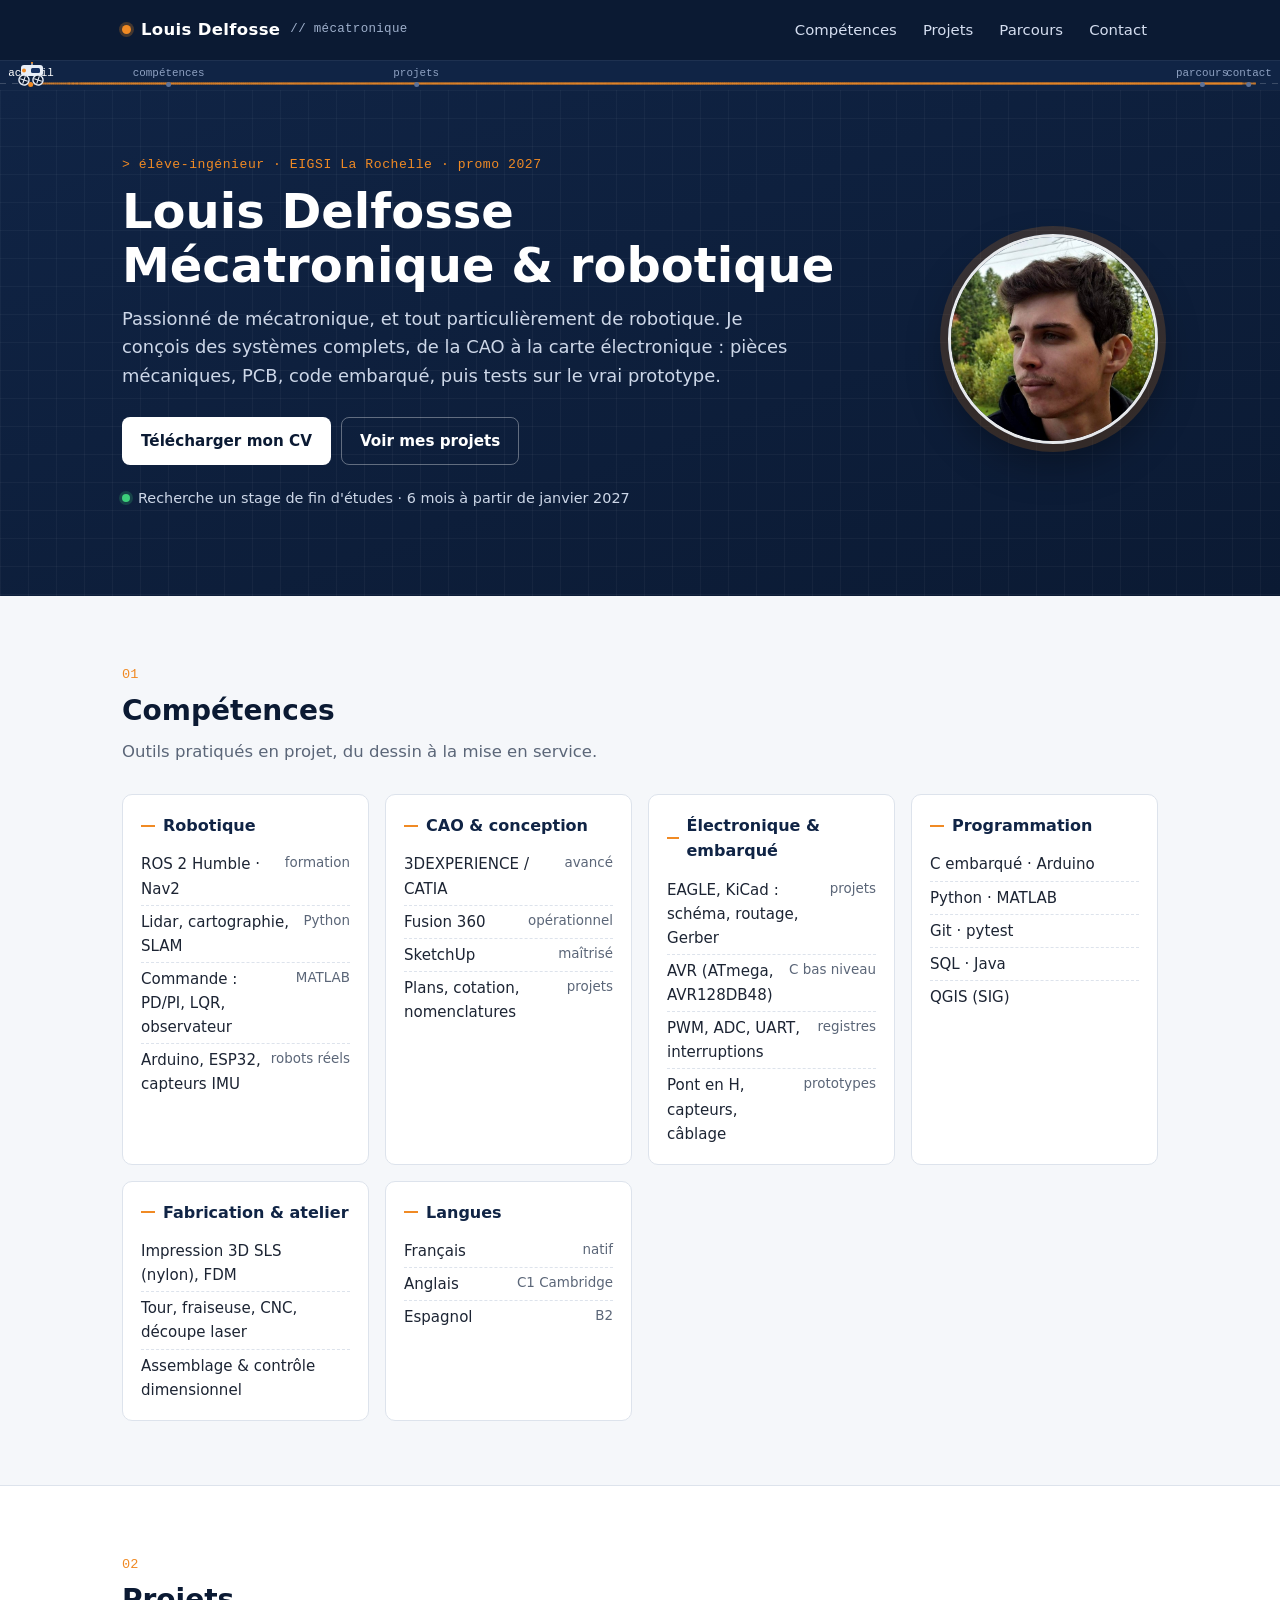
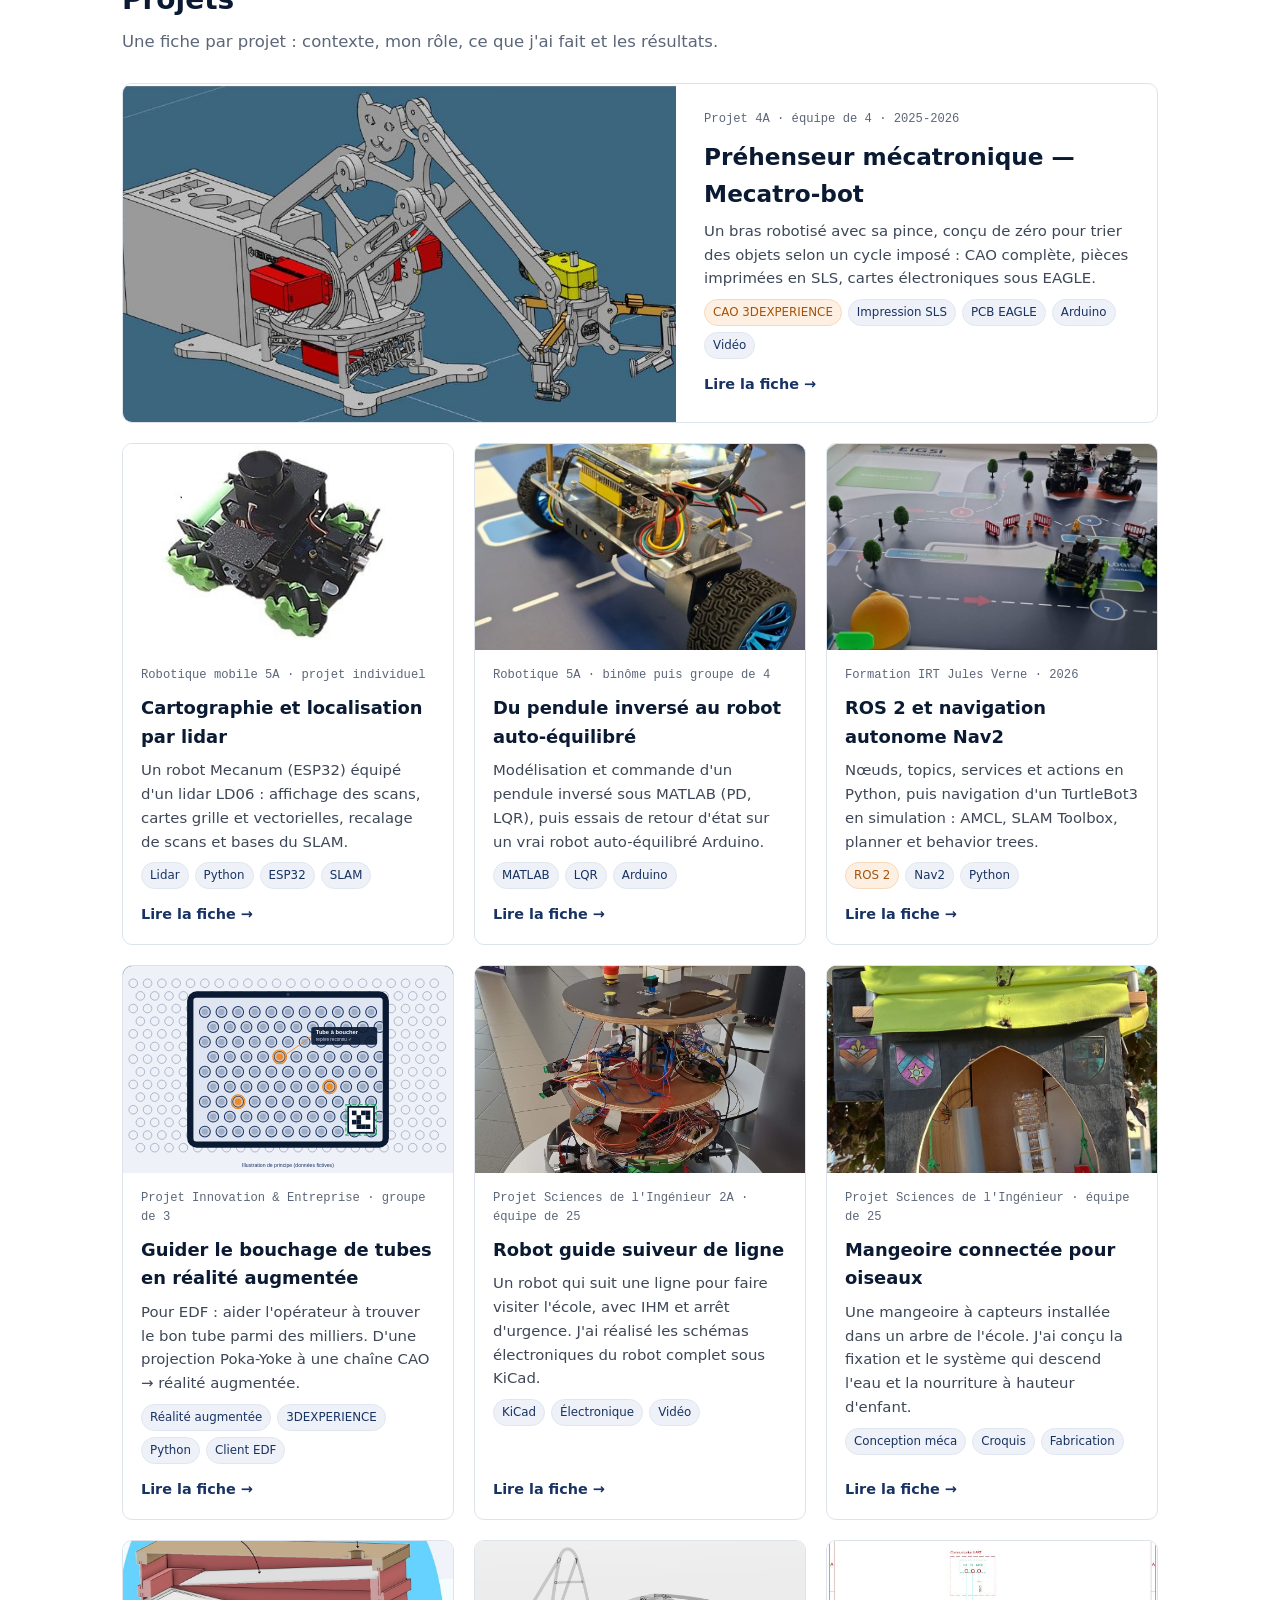
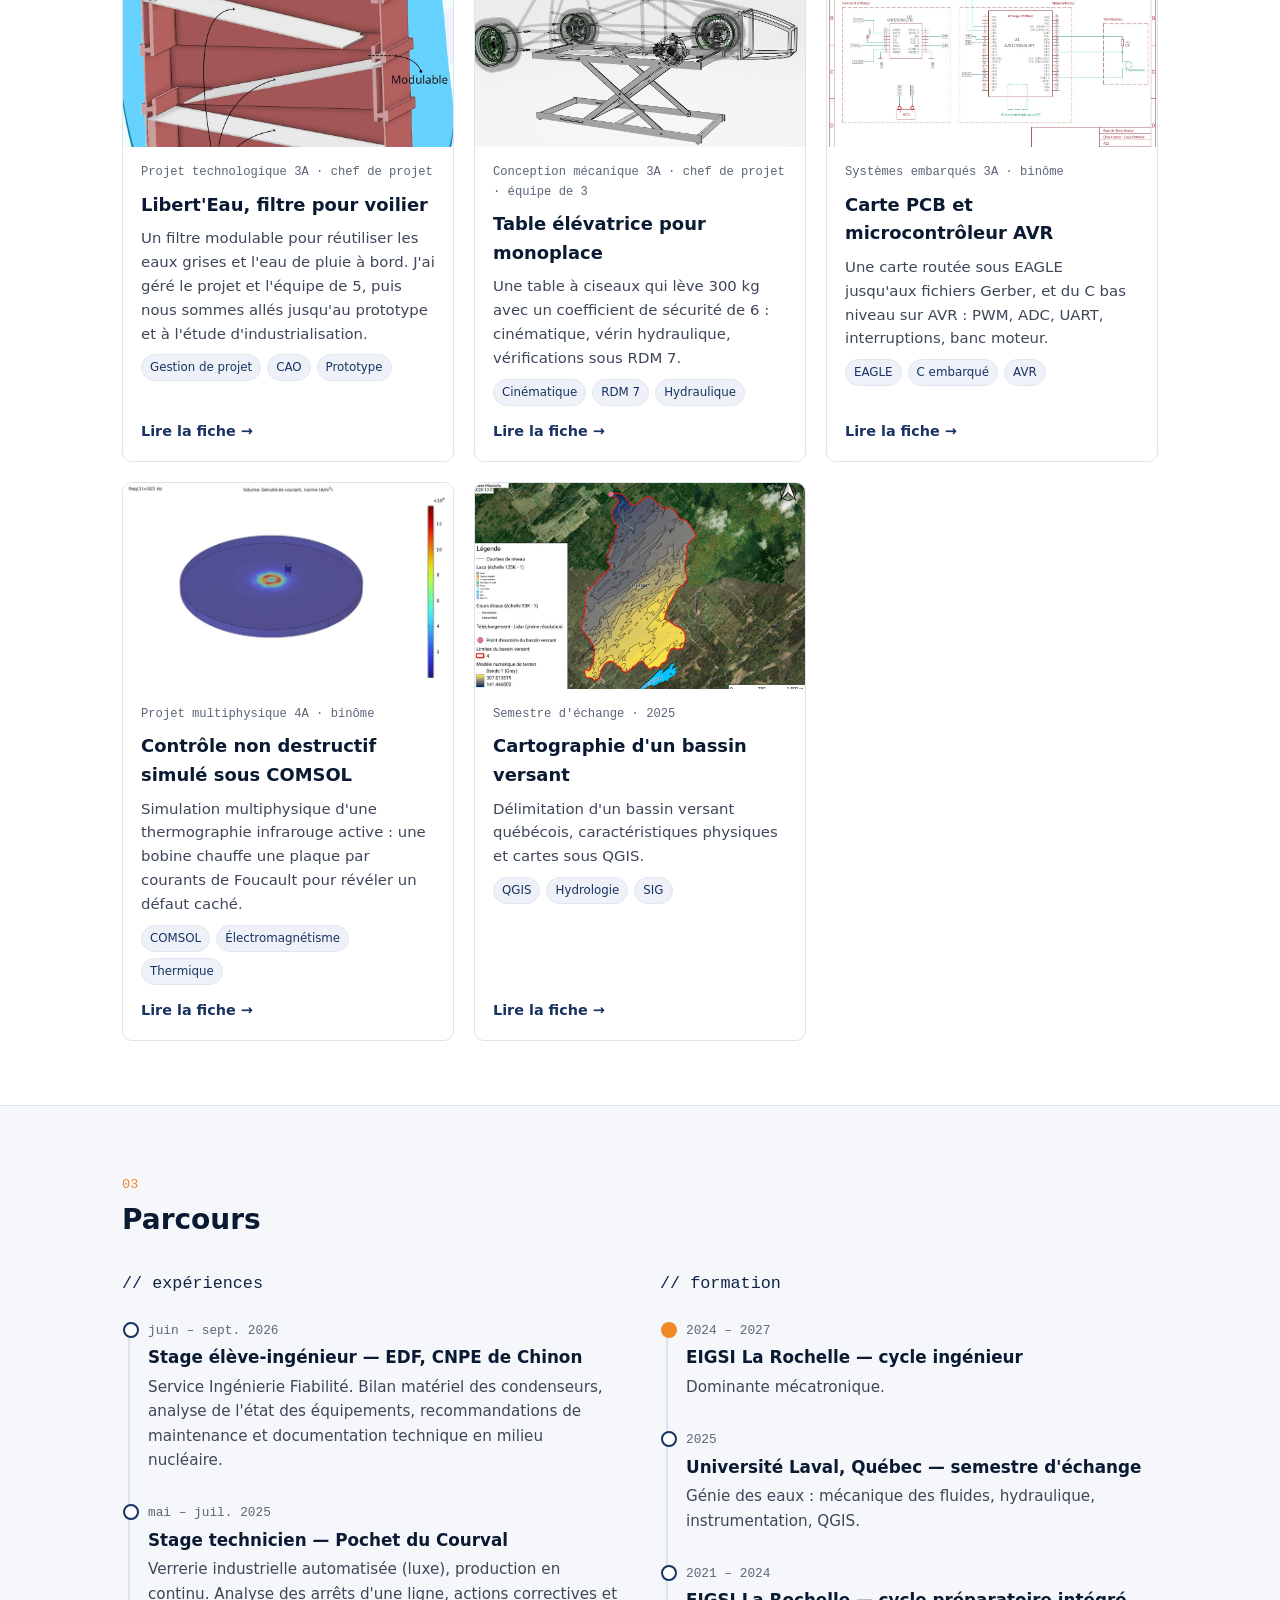
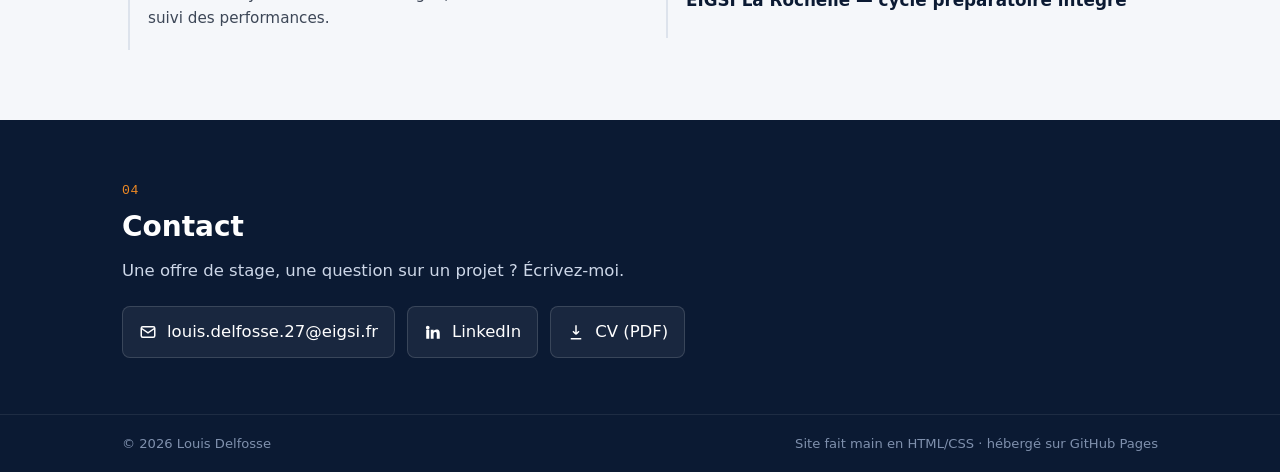
<file: index.html>
<!DOCTYPE html>
<html lang="fr">
<head>
  <meta charset="utf-8">
  <meta name="viewport" content="width=device-width, initial-scale=1">
  <title>Louis Delfosse — Élève-ingénieur mécatronique</title>
  <meta name="description" content="Portfolio de Louis Delfosse, élève-ingénieur mécatronique à l'EIGSI La Rochelle (promo 2027). Conception CAO, électronique embarquée, robotique, ROS 2. Recherche un stage de fin d'études.">
  <meta property="og:title" content="Louis Delfosse — Élève-ingénieur mécatronique">
  <meta property="og:description" content="Projets en conception mécanique, électronique embarquée et robotique.">
  <meta property="og:image" content="assets/img/prehenseur/cao-iso.jpg">
  <link rel="icon" href="data:image/svg+xml,%3Csvg xmlns='http://www.w3.org/2000/svg' viewBox='0 0 32 32'%3E%3Crect width='32' height='32' rx='7' fill='%230b1a33'/%3E%3Ccircle cx='16' cy='16' r='5' fill='%23f08a24'/%3E%3C/svg%3E">
  <link rel="stylesheet" href="assets/css/style.css">
</head>
<body>

<header class="site-header">
  <nav class="nav wrap" aria-label="Navigation principale">
    <a class="brand" href="#accueil"><span class="dot"></span>Louis Delfosse <small>// mécatronique</small></a>
    <button class="menu-btn" aria-expanded="false" aria-controls="menu">Menu</button>
    <ul id="menu">
      <li><a class="link" href="#competences">Compétences</a></li>
      <li><a class="link" href="#projets">Projets</a></li>
      <li><a class="link" href="#parcours">Parcours</a></li>
      <li><a class="link" href="#contact">Contact</a></li>
    </ul>
  </nav>
  <div class="rail" aria-hidden="false"></div>
</header>

<main>
  <!-- ===== Accueil ===== -->
  <section class="hero" id="accueil" data-waypoint="accueil">
    <div class="wrap hero-grid">
      <div>
        <p class="kicker">&gt; élève-ingénieur · EIGSI La Rochelle · promo 2027</p>
        <h1>Louis Delfosse<br>Mécatronique &amp; robotique</h1>
        <p class="lead">Passionné de mécatronique, et tout particulièrement de robotique. Je conçois des systèmes complets, de la CAO à la carte électronique : pièces mécaniques, PCB, code embarqué, puis tests sur le vrai prototype.</p>
        <div class="btns">
          <a class="btn btn-primary" href="assets/CV_Louis_Delfosse.pdf" download>Télécharger mon CV</a>
          <a class="btn btn-ghost" href="#projets">Voir mes projets</a>
        </div>
        <p class="status">Recherche un stage de fin d'études · 6 mois à partir de janvier 2027</p>
      </div>
      <img class="photo" src="assets/img/photo-louis.jpg" alt="Photo de Louis Delfosse" width="210" height="210">
    </div>
  </section>

  <!-- ===== Compétences ===== -->
  <section class="block" id="competences" data-waypoint="compétences">
    <div class="wrap">
      <div class="section-head">
        <span class="num">01</span>
        <h2>Compétences</h2>
        <p>Outils pratiqués en projet, du dessin à la mise en service.</p>
      </div>
      <div class="skills">
        <div class="skill-card">
          <h3>Robotique</h3>
          <ul>
            <li>ROS 2 Humble · Nav2 <span>formation</span></li>
            <li>Lidar, cartographie, SLAM <span>Python</span></li>
            <li>Commande : PD/PI, LQR, observateur <span>MATLAB</span></li>
            <li>Arduino, ESP32, capteurs IMU <span>robots réels</span></li>
          </ul>
        </div>
        <div class="skill-card">
          <h3>CAO &amp; conception</h3>
          <ul>
            <li>3DEXPERIENCE / CATIA <span>avancé</span></li>
            <li>Fusion 360 <span>opérationnel</span></li>
            <li>SketchUp <span>maîtrisé</span></li>
            <li>Plans, cotation, nomenclatures <span>projets</span></li>
          </ul>
        </div>
        <div class="skill-card">
          <h3>Électronique &amp; embarqué</h3>
          <ul>
            <li>EAGLE, KiCad : schéma, routage, Gerber <span>projets</span></li>
            <li>AVR (ATmega, AVR128DB48) <span>C bas niveau</span></li>
            <li>PWM, ADC, UART, interruptions <span>registres</span></li>
            <li>Pont en H, capteurs, câblage <span>prototypes</span></li>
          </ul>
        </div>
        <div class="skill-card">
          <h3>Programmation</h3>
          <ul>
            <li>C embarqué · Arduino <span></span></li>
            <li>Python · MATLAB <span></span></li>
            <li>Git · pytest <span></span></li>
            <li>SQL · Java <span></span></li>
            <li>QGIS (SIG) <span></span></li>
          </ul>
        </div>
        <div class="skill-card">
          <h3>Fabrication &amp; atelier</h3>
          <ul>
            <li>Impression 3D SLS (nylon), FDM <span></span></li>
            <li>Tour, fraiseuse, CNC, découpe laser <span></span></li>
            <li>Assemblage &amp; contrôle dimensionnel <span></span></li>
          </ul>
        </div>
        <div class="skill-card">
          <h3>Langues</h3>
          <ul>
            <li>Français <span>natif</span></li>
            <li>Anglais <span>C1 Cambridge</span></li>
            <li>Espagnol <span>B2</span></li>
          </ul>
        </div>
      </div>
    </div>
  </section>

  <!-- ===== Projets ===== -->
  <section class="block alt" id="projets" data-waypoint="projets">
    <div class="wrap">
      <div class="section-head">
        <span class="num">02</span>
        <h2>Projets</h2>
        <p>Une fiche par projet : contexte, mon rôle, ce que j'ai fait et les résultats.</p>
      </div>

      <div class="projects">
        <a class="project-card featured" href="projets/prehenseur.html">
          <div class="thumb"><img src="assets/img/prehenseur/cao-iso.jpg" alt="Assemblage CAO du bras Mecatro-bot et de son préhenseur" loading="lazy"></div>
          <div class="body">
            <span class="meta">Projet 4A · équipe de 4 · 2025-2026</span>
            <h3>Préhenseur mécatronique — Mecatro-bot</h3>
            <p>Un bras robotisé avec sa pince, conçu de zéro pour trier des objets selon un cycle imposé : CAO complète, pièces imprimées en SLS, cartes électroniques sous EAGLE.</p>
            <div class="tags"><span class="tag hot">CAO 3DEXPERIENCE</span><span class="tag">Impression SLS</span><span class="tag">PCB EAGLE</span><span class="tag">Arduino</span><span class="tag">Vidéo</span></div>
            <span class="more">Lire la fiche →</span>
          </div>
        </a>

        <a class="project-card" href="projets/lidar.html">
          <div class="thumb"><img src="assets/img/lidar/robot-mecanum.jpg" alt="Robot Mecanum équipé d'un lidar LD06" loading="lazy"></div>
          <div class="body">
            <span class="meta">Robotique mobile 5A · projet individuel</span>
            <h3>Cartographie et localisation par lidar</h3>
            <p>Un robot Mecanum (ESP32) équipé d'un lidar LD06 : affichage des scans, cartes grille et vectorielles, recalage de scans et bases du SLAM.</p>
            <div class="tags"><span class="tag">Lidar</span><span class="tag">Python</span><span class="tag">ESP32</span><span class="tag">SLAM</span></div>
            <span class="more">Lire la fiche →</span>
          </div>
        </a>

        <a class="project-card" href="projets/pendule.html">
          <div class="thumb"><img src="assets/img/pendule/robot-keyestudio.jpg" alt="Robot auto-équilibré à deux roues" loading="lazy"></div>
          <div class="body">
            <span class="meta">Robotique 5A · binôme puis groupe de 4</span>
            <h3>Du pendule inversé au robot auto-équilibré</h3>
            <p>Modélisation et commande d'un pendule inversé sous MATLAB (PD, LQR), puis essais de retour d'état sur un vrai robot auto-équilibré Arduino.</p>
            <div class="tags"><span class="tag">MATLAB</span><span class="tag">LQR</span><span class="tag">Arduino</span></div>
            <span class="more">Lire la fiche →</span>
          </div>
        </a>

        <a class="project-card" href="projets/ros2.html">
          <div class="thumb"><img src="assets/img/ros2/plateau-robotique-eigsi.jpg" alt="Plateau de robotique de l'EIGSI avec TurtleBot3 et robots Mecanum" loading="lazy"></div>
          <div class="body">
            <span class="meta">Formation IRT Jules Verne · 2026</span>
            <h3>ROS 2 et navigation autonome Nav2</h3>
            <p>Nœuds, topics, services et actions en Python, puis navigation d'un TurtleBot3 en simulation : AMCL, SLAM Toolbox, planner et behavior trees.</p>
            <div class="tags"><span class="tag hot">ROS 2</span><span class="tag">Nav2</span><span class="tag">Python</span></div>
            <span class="more">Lire la fiche →</span>
          </div>
        </a>
        <a class="project-card" href="projets/pie-edf.html">
          <div class="thumb"><img src="assets/img/pie/illustration-ra.svg" alt="Illustration : guidage en réalité augmentée" loading="lazy"></div>
          <div class="body">
            <span class="meta">Projet Innovation &amp; Entreprise · groupe de 3</span>
            <h3>Guider le bouchage de tubes en réalité augmentée</h3>
            <p>Pour EDF : aider l'opérateur à trouver le bon tube parmi des milliers. D'une projection Poka-Yoke à une chaîne CAO → réalité augmentée.</p>
            <div class="tags"><span class="tag">Réalité augmentée</span><span class="tag">3DEXPERIENCE</span><span class="tag">Python</span><span class="tag">Client EDF</span></div>
            <span class="more">Lire la fiche →</span>
          </div>
        </a>
        <a class="project-card" href="projets/robot-suiveur.html">
          <div class="thumb"><img src="assets/img/suiveur/robot-suiveur.jpg" alt="Robot guide suiveur de ligne" loading="lazy" style="object-position:center 40%"></div>
          <div class="body">
            <span class="meta">Projet Sciences de l'Ingénieur 2A · équipe de 25</span>
            <h3>Robot guide suiveur de ligne</h3>
            <p>Un robot qui suit une ligne pour faire visiter l'école, avec IHM et arrêt d'urgence. J'ai réalisé les schémas électroniques du robot complet sous KiCad.</p>
            <div class="tags"><span class="tag">KiCad</span><span class="tag">Électronique</span><span class="tag">Vidéo</span></div>
            <span class="more">Lire la fiche →</span>
          </div>
        </a>
        <a class="project-card" href="projets/mangeoire.html">
          <div class="thumb"><img src="assets/img/mangeoire/mangeoire-arbre.jpg" alt="Mangeoire connectée installée dans un arbre" loading="lazy" style="object-position:center 55%"></div>
          <div class="body">
            <span class="meta">Projet Sciences de l'Ingénieur · équipe de 25</span>
            <h3>Mangeoire connectée pour oiseaux</h3>
            <p>Une mangeoire à capteurs installée dans un arbre de l'école. J'ai conçu la fixation et le système qui descend l'eau et la nourriture à hauteur d'enfant.</p>
            <div class="tags"><span class="tag">Conception méca</span><span class="tag">Croquis</span><span class="tag">Fabrication</span></div>
            <span class="more">Lire la fiche →</span>
          </div>
        </a>

        <a class="project-card" href="projets/liberteau.html">
          <div class="thumb"><img src="assets/img/liberteau/cao-coupe-poster.jpg" alt="Vue en coupe du filtre Libert'Eau" loading="lazy"></div>
          <div class="body">
            <span class="meta">Projet technologique 3A · chef de projet</span>
            <h3>Libert'Eau, filtre pour voilier</h3>
            <p>Un filtre modulable pour réutiliser les eaux grises et l'eau de pluie à bord. J'ai géré le projet et l'équipe de 5, puis nous sommes allés jusqu'au prototype et à l'étude d'industrialisation.</p>
            <div class="tags"><span class="tag">Gestion de projet</span><span class="tag">CAO</span><span class="tag">Prototype</span></div>
            <span class="more">Lire la fiche →</span>
          </div>
        </a>

        <a class="project-card" href="projets/table-elevatrice.html">
          <div class="thumb"><img src="assets/img/table/cao-table-monoplace.jpg" alt="Table élévatrice et monoplace en CAO" loading="lazy"></div>
          <div class="body">
            <span class="meta">Conception mécanique 3A · chef de projet · équipe de 3</span>
            <h3>Table élévatrice pour monoplace</h3>
            <p>Une table à ciseaux qui lève 300 kg avec un coefficient de sécurité de 6 : cinématique, vérin hydraulique, vérifications sous RDM 7.</p>
            <div class="tags"><span class="tag">Cinématique</span><span class="tag">RDM 7</span><span class="tag">Hydraulique</span></div>
            <span class="more">Lire la fiche →</span>
          </div>
        </a>

        <a class="project-card" href="projets/pcb-avr.html">
          <div class="thumb"><img src="assets/img/pcb/schema-carte.jpg" alt="Schéma électronique du banc de test moteur" loading="lazy"></div>
          <div class="body">
            <span class="meta">Systèmes embarqués 3A · binôme</span>
            <h3>Carte PCB et microcontrôleur AVR</h3>
            <p>Une carte routée sous EAGLE jusqu'aux fichiers Gerber, et du C bas niveau sur AVR : PWM, ADC, UART, interruptions, banc moteur.</p>
            <div class="tags"><span class="tag">EAGLE</span><span class="tag">C embarqué</span><span class="tag">AVR</span></div>
            <span class="more">Lire la fiche →</span>
          </div>
        </a>

        <a class="project-card" href="projets/comsol.html">
          <div class="thumb"><img src="assets/img/comsol/courant-plaque.jpg" alt="Simulation des courants de Foucault dans la plaque" loading="lazy"></div>
          <div class="body">
            <span class="meta">Projet multiphysique 4A · binôme</span>
            <h3>Contrôle non destructif simulé sous COMSOL</h3>
            <p>Simulation multiphysique d'une thermographie infrarouge active : une bobine chauffe une plaque par courants de Foucault pour révéler un défaut caché.</p>
            <div class="tags"><span class="tag">COMSOL</span><span class="tag">Électromagnétisme</span><span class="tag">Thermique</span></div>
            <span class="more">Lire la fiche →</span>
          </div>
        </a>


        <a class="project-card" href="projets/qgis.html">
          <div class="thumb"><img src="assets/img/qgis/carte-mnt.jpg" alt="Carte du bassin versant sous QGIS" loading="lazy"></div>
          <div class="body">
            <span class="meta">Semestre d'échange · 2025</span>
            <h3>Cartographie d'un bassin versant</h3>
            <p>Délimitation d'un bassin versant québécois, caractéristiques physiques et cartes sous QGIS.</p>
            <div class="tags"><span class="tag">QGIS</span><span class="tag">Hydrologie</span><span class="tag">SIG</span></div>
            <span class="more">Lire la fiche →</span>
          </div>
        </a>
      </div>
    </div>
  </section>

  <!-- ===== Parcours ===== -->
  <section class="block" id="parcours" data-waypoint="parcours">
    <div class="wrap">
      <div class="section-head">
        <span class="num">03</span>
        <h2>Parcours</h2>
      </div>
      <div class="two-col">
        <div>
          <h3 class="col-title">// expériences</h3>
          <ul class="timeline">
            <li>
              <span class="when">juin – sept. 2026</span>
              <h3>Stage élève-ingénieur — EDF, CNPE de Chinon</h3>
              <p>Service Ingénierie Fiabilité. Bilan matériel des condenseurs, analyse de l'état des équipements, recommandations de maintenance et documentation technique en milieu nucléaire.</p>
            </li>
            <li>
              <span class="when">mai – juil. 2025</span>
              <h3>Stage technicien — Pochet du Courval</h3>
              <p>Verrerie industrielle automatisée (luxe), production en continu. Analyse des arrêts d'une ligne, actions correctives et suivi des performances.</p>
            </li>
          </ul>
        </div>
        <div>
          <h3 class="col-title">// formation</h3>
          <ul class="timeline">
            <li class="current">
              <span class="when">2024 – 2027</span>
              <h3>EIGSI La Rochelle — cycle ingénieur</h3>
              <p>Dominante mécatronique.</p>
            </li>
            <li>
              <span class="when">2025</span>
              <h3>Université Laval, Québec — semestre d'échange</h3>
              <p>Génie des eaux : mécanique des fluides, hydraulique, instrumentation, QGIS.</p>
            </li>
            <li>
              <span class="when">2021 – 2024</span>
              <h3>EIGSI La Rochelle — cycle préparatoire intégré</h3>
            </li>
          </ul>
        </div>
      </div>
    </div>
  </section>

  <!-- ===== Contact ===== -->
  <section class="contact" id="contact" data-waypoint="contact">
    <div class="wrap">
      <span class="kicker">04</span>
      <h2>Contact</h2>
      <p>Une offre de stage, une question sur un projet ? Écrivez-moi.</p>
      <div class="contact-list">
        <a href="mailto:louis.delfosse.27@eigsi.fr">
          <svg viewBox="0 0 24 24" fill="none" stroke="currentColor" stroke-width="2"><rect x="3" y="5" width="18" height="14" rx="2"/><path d="m3 7 9 6 9-6"/></svg>
          louis.delfosse.27@eigsi.fr
        </a>
        <a href="https://www.linkedin.com/in/louis-delfosse/" target="_blank" rel="noopener">
          <svg viewBox="0 0 24 24" fill="currentColor"><path d="M4.98 3.5a2.5 2.5 0 1 1 0 5 2.5 2.5 0 0 1 0-5ZM3 9h4v12H3zM9 9h3.8v1.7h.05c.53-1 1.83-2.05 3.77-2.05C20.6 8.65 21 11.2 21 14.5V21h-4v-5.8c0-1.4-.03-3.2-1.95-3.2-1.95 0-2.25 1.52-2.25 3.1V21H9z"/></svg>
          LinkedIn
        </a>
        <a href="assets/CV_Louis_Delfosse.pdf" download>
          <svg viewBox="0 0 24 24" fill="none" stroke="currentColor" stroke-width="2"><path d="M12 3v12m0 0-4-4m4 4 4-4M5 21h14"/></svg>
          CV (PDF)
        </a>
      </div>
    </div>
  </section>
</main>

<footer class="site-footer">
  <div class="wrap">
    <span>© 2026 Louis Delfosse</span>
    <span>Site fait main en HTML/CSS · hébergé sur GitHub Pages</span>
  </div>
</footer>

<script src="assets/js/main.js"></script>
</body>
</html>
</file>
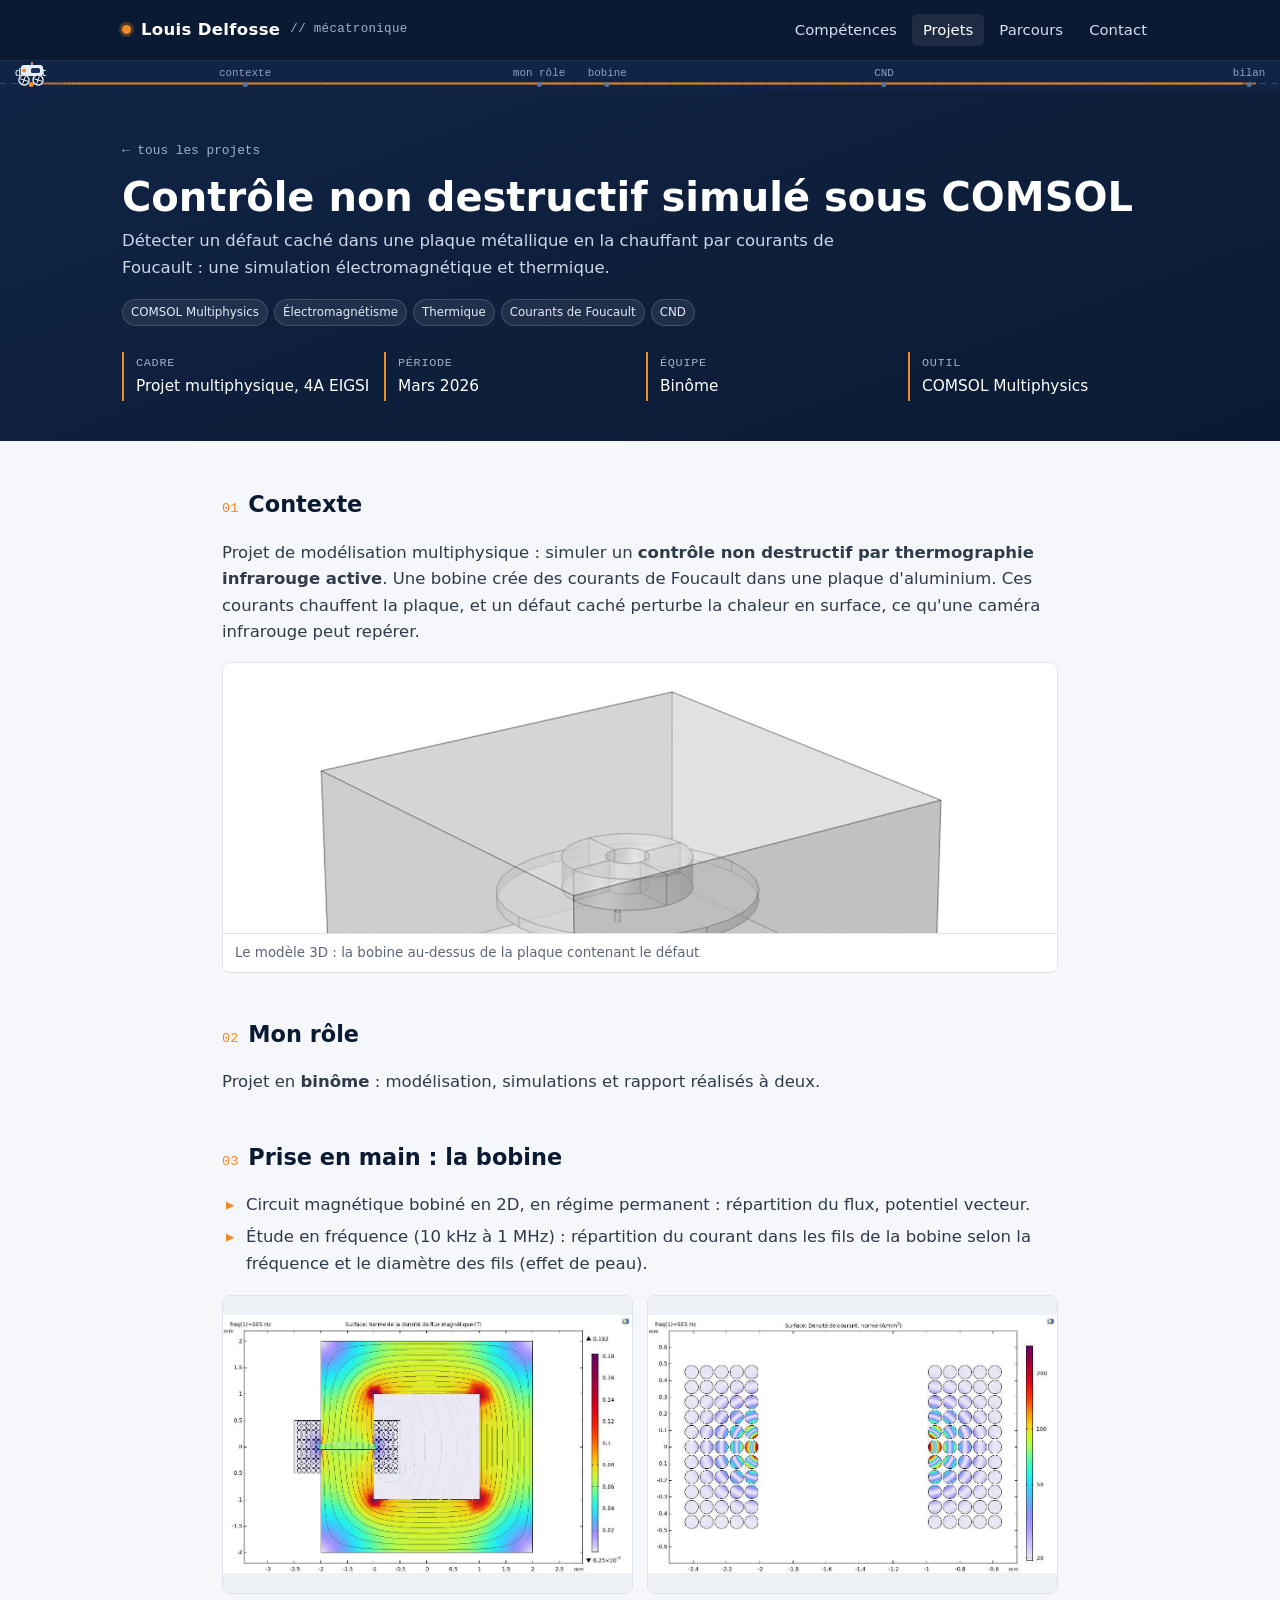
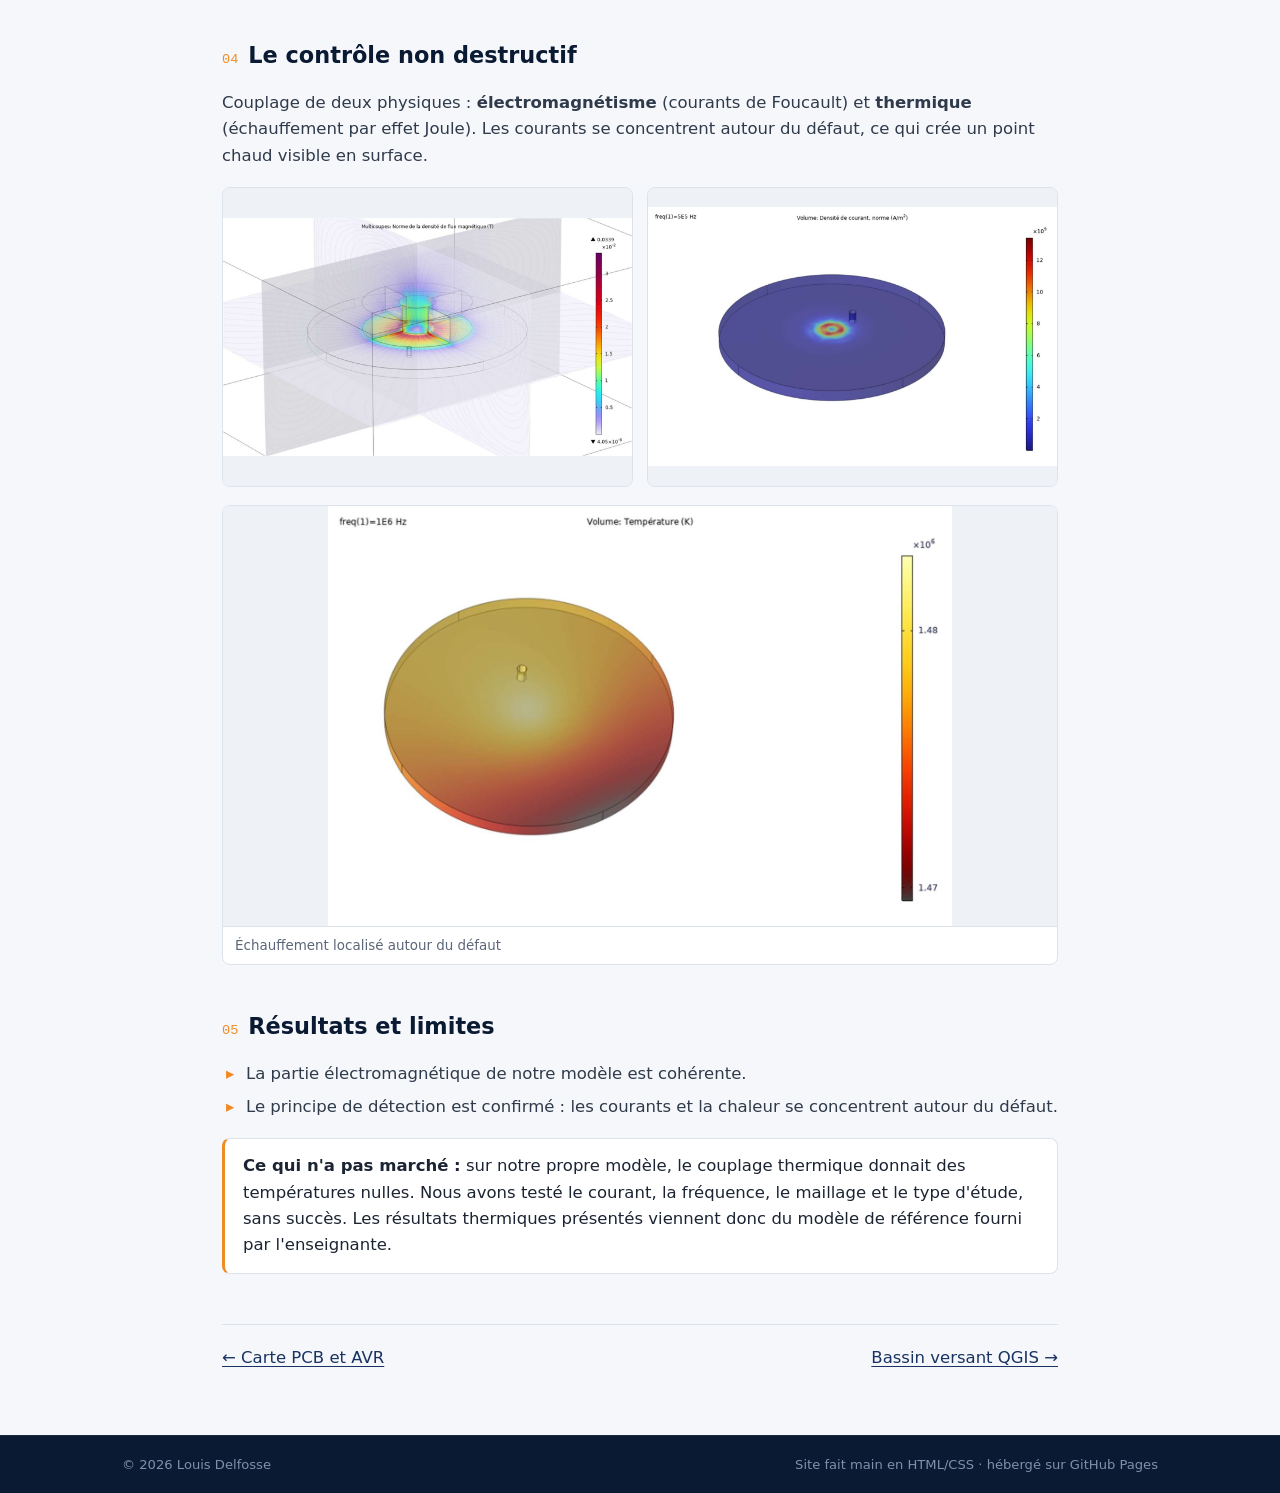
<file: projets/comsol.html>
<!DOCTYPE html>
<html lang="fr">
<head>
  <meta charset="utf-8">
  <meta name="viewport" content="width=device-width, initial-scale=1">
  <title>Contrôle non destructif simulé sous COMSOL — Louis Delfosse</title>
  <meta name="description" content="Simulation multiphysique sous COMSOL d'une thermographie infrarouge active par courants de Foucault pour détecter un défaut caché.">
  <link rel="icon" href="data:image/svg+xml,%3Csvg xmlns='http://www.w3.org/2000/svg' viewBox='0 0 32 32'%3E%3Crect width='32' height='32' rx='7' fill='%230b1a33'/%3E%3Ccircle cx='16' cy='16' r='5' fill='%23f08a24'/%3E%3C/svg%3E">
  <link rel="stylesheet" href="../assets/css/style.css">
</head>
<body>

<header class="site-header">
  <nav class="nav wrap" aria-label="Navigation principale">
    <a class="brand" href="../index.html"><span class="dot"></span>Louis Delfosse <small>// mécatronique</small></a>
    <button class="menu-btn" aria-expanded="false" aria-controls="menu">Menu</button>
    <ul id="menu">
      <li><a class="link" href="../index.html#competences">Compétences</a></li>
      <li><a class="link" href="../index.html#projets" aria-current="page">Projets</a></li>
      <li><a class="link" href="../index.html#parcours">Parcours</a></li>
      <li><a class="link" href="../index.html#contact">Contact</a></li>
    </ul>
  </nav>
  <div class="rail"></div>
</header>

<main>
  <section class="project-hero" id="haut" data-waypoint="début">
    <div class="wrap">
      <a class="crumb" href="../index.html#projets">← tous les projets</a>
      <h1>Contrôle non destructif simulé sous COMSOL</h1>
      <p class="lead">Détecter un défaut caché dans une plaque métallique en la chauffant par courants de Foucault : une simulation électromagnétique et thermique.</p>
      <div class="tags"><span class="tag">COMSOL Multiphysics</span><span class="tag">Électromagnétisme</span><span class="tag">Thermique</span><span class="tag">Courants de Foucault</span><span class="tag">CND</span></div>
      <div class="facts">
        <div class="fact"><b>Cadre</b><span>Projet multiphysique, 4A EIGSI</span></div>
        <div class="fact"><b>Période</b><span>Mars 2026</span></div>
        <div class="fact"><b>Équipe</b><span>Binôme</span></div>
        <div class="fact"><b>Outil</b><span>COMSOL Multiphysics</span></div>
      </div>
    </div>
  </section>
  <article class="article">
    <div class="wrap">

      <h2 id="contexte" data-waypoint="contexte"><span class="num">01</span>Contexte</h2>
      <p>Projet de modélisation multiphysique : simuler un <strong>contrôle non destructif par thermographie infrarouge active</strong>. Une bobine crée des courants de Foucault dans une plaque d'aluminium. Ces courants chauffent la plaque, et un défaut caché perturbe la chaleur en surface, ce qu'une caméra infrarouge peut repérer.</p>
      <figure><img src="../assets/img/comsol/geometrie.jpg" alt="Géométrie 3D du modèle COMSOL" loading="lazy"><figcaption>Le modèle 3D : la bobine au-dessus de la plaque contenant le défaut</figcaption></figure>

      <h2 id="role" data-waypoint="mon rôle"><span class="num">02</span>Mon rôle</h2>
      <p>Projet en <strong>binôme</strong> : modélisation, simulations et rapport réalisés à deux.</p>

      <h2 id="bobine" data-waypoint="bobine"><span class="num">03</span>Prise en main : la bobine</h2>
      <ul class="checks">
        <li>Circuit magnétique bobiné en 2D, en régime permanent : répartition du flux, potentiel vecteur.</li>
        <li>Étude en fréquence (10 kHz à 1 MHz) : répartition du courant dans les fils de la bobine selon la fréquence et le diamètre des fils (effet de peau).</li>
      </ul>
      <div class="gallery g2">
        <figure><img src="../assets/img/comsol/flux-bobine-2d.jpg" alt="Densité de flux magnétique dans le circuit bobiné" loading="lazy"><figcaption>Densité de flux dans le circuit magnétique</figcaption></figure>
        <figure><img src="../assets/img/comsol/courant-fils.jpg" alt="Densité de courant dans les fils de la bobine" loading="lazy"><figcaption>Densité de courant dans les fils à haute fréquence</figcaption></figure>
      </div>

      <h2 id="cnd" data-waypoint="CND"><span class="num">04</span>Le contrôle non destructif</h2>
      <p>Couplage de deux physiques : <strong>électromagnétisme</strong> (courants de Foucault) et <strong>thermique</strong> (échauffement par effet Joule). Les courants se concentrent autour du défaut, ce qui crée un point chaud visible en surface.</p>
      <div class="gallery g2">
        <figure><img src="../assets/img/comsol/flux-3d.jpg" alt="Flux magnétique en 3D" loading="lazy"><figcaption>Flux magnétique autour de l'inducteur</figcaption></figure>
        <figure><img src="../assets/img/comsol/courant-plaque.jpg" alt="Densité de courant dans la plaque" loading="lazy"><figcaption>Courants de Foucault concentrés autour du défaut</figcaption></figure>
      </div>
      <figure><img src="../assets/img/comsol/temperature.jpg" alt="Température de la plaque" loading="lazy"><figcaption>Échauffement localisé autour du défaut</figcaption></figure>

      <h2 id="resultats" data-waypoint="bilan"><span class="num">05</span>Résultats et limites</h2>
      <ul class="checks">
        <li>La partie électromagnétique de notre modèle est cohérente.</li>
        <li>Le principe de détection est confirmé : les courants et la chaleur se concentrent autour du défaut.</li>
      </ul>
      <div class="callout warn">
        <strong>Ce qui n'a pas marché :</strong> sur notre propre modèle, le couplage thermique donnait des températures nulles. Nous avons testé le courant, la fréquence, le maillage et le type d'étude, sans succès. Les résultats thermiques présentés viennent donc du modèle de référence fourni par l'enseignante.
      </div>

      <div class="next-prev">
        <a href="pcb-avr.html">← Carte PCB et AVR</a>
        <a href="qgis.html">Bassin versant QGIS →</a>
      </div>
    </div>
  </article>
</main>

<footer class="site-footer">
  <div class="wrap">
    <span>© 2026 Louis Delfosse</span>
    <span>Site fait main en HTML/CSS · hébergé sur GitHub Pages</span>
  </div>
</footer>

<script src="../assets/js/main.js"></script>
</body>
</html>
</file>
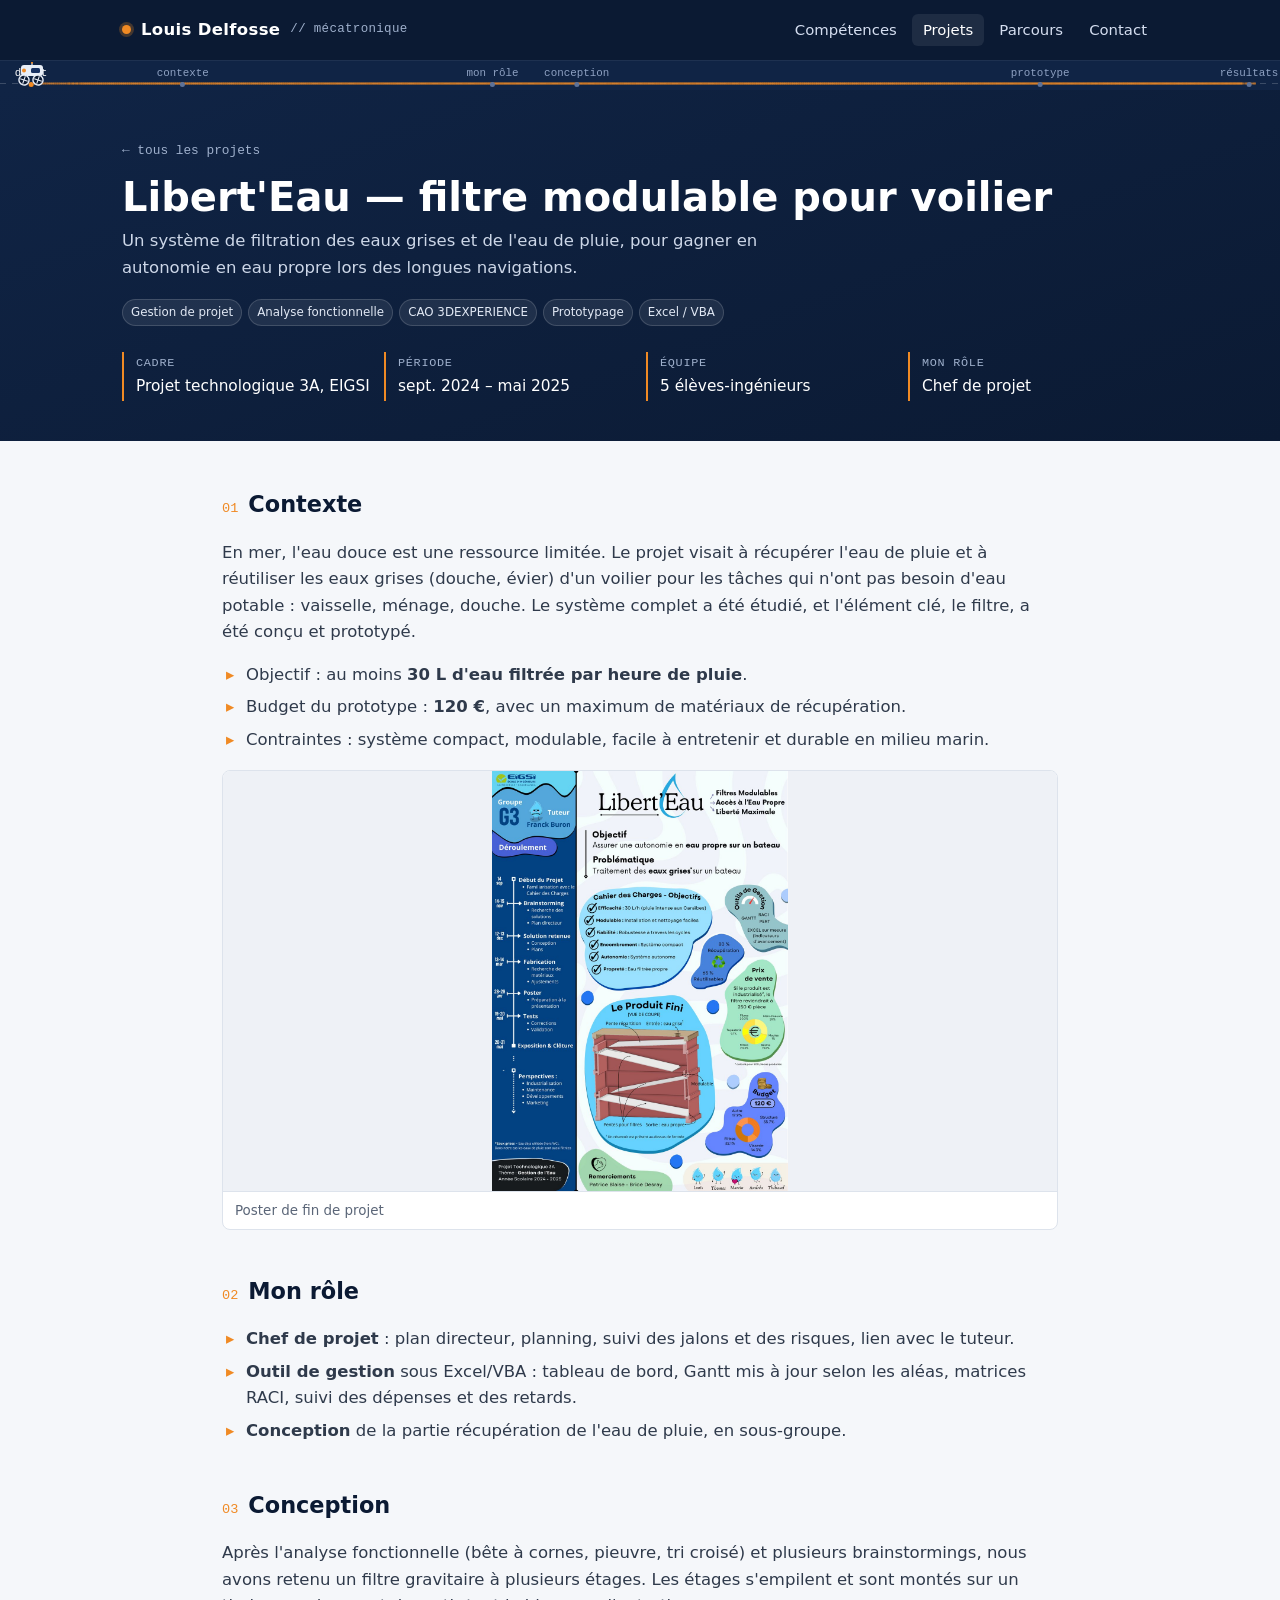
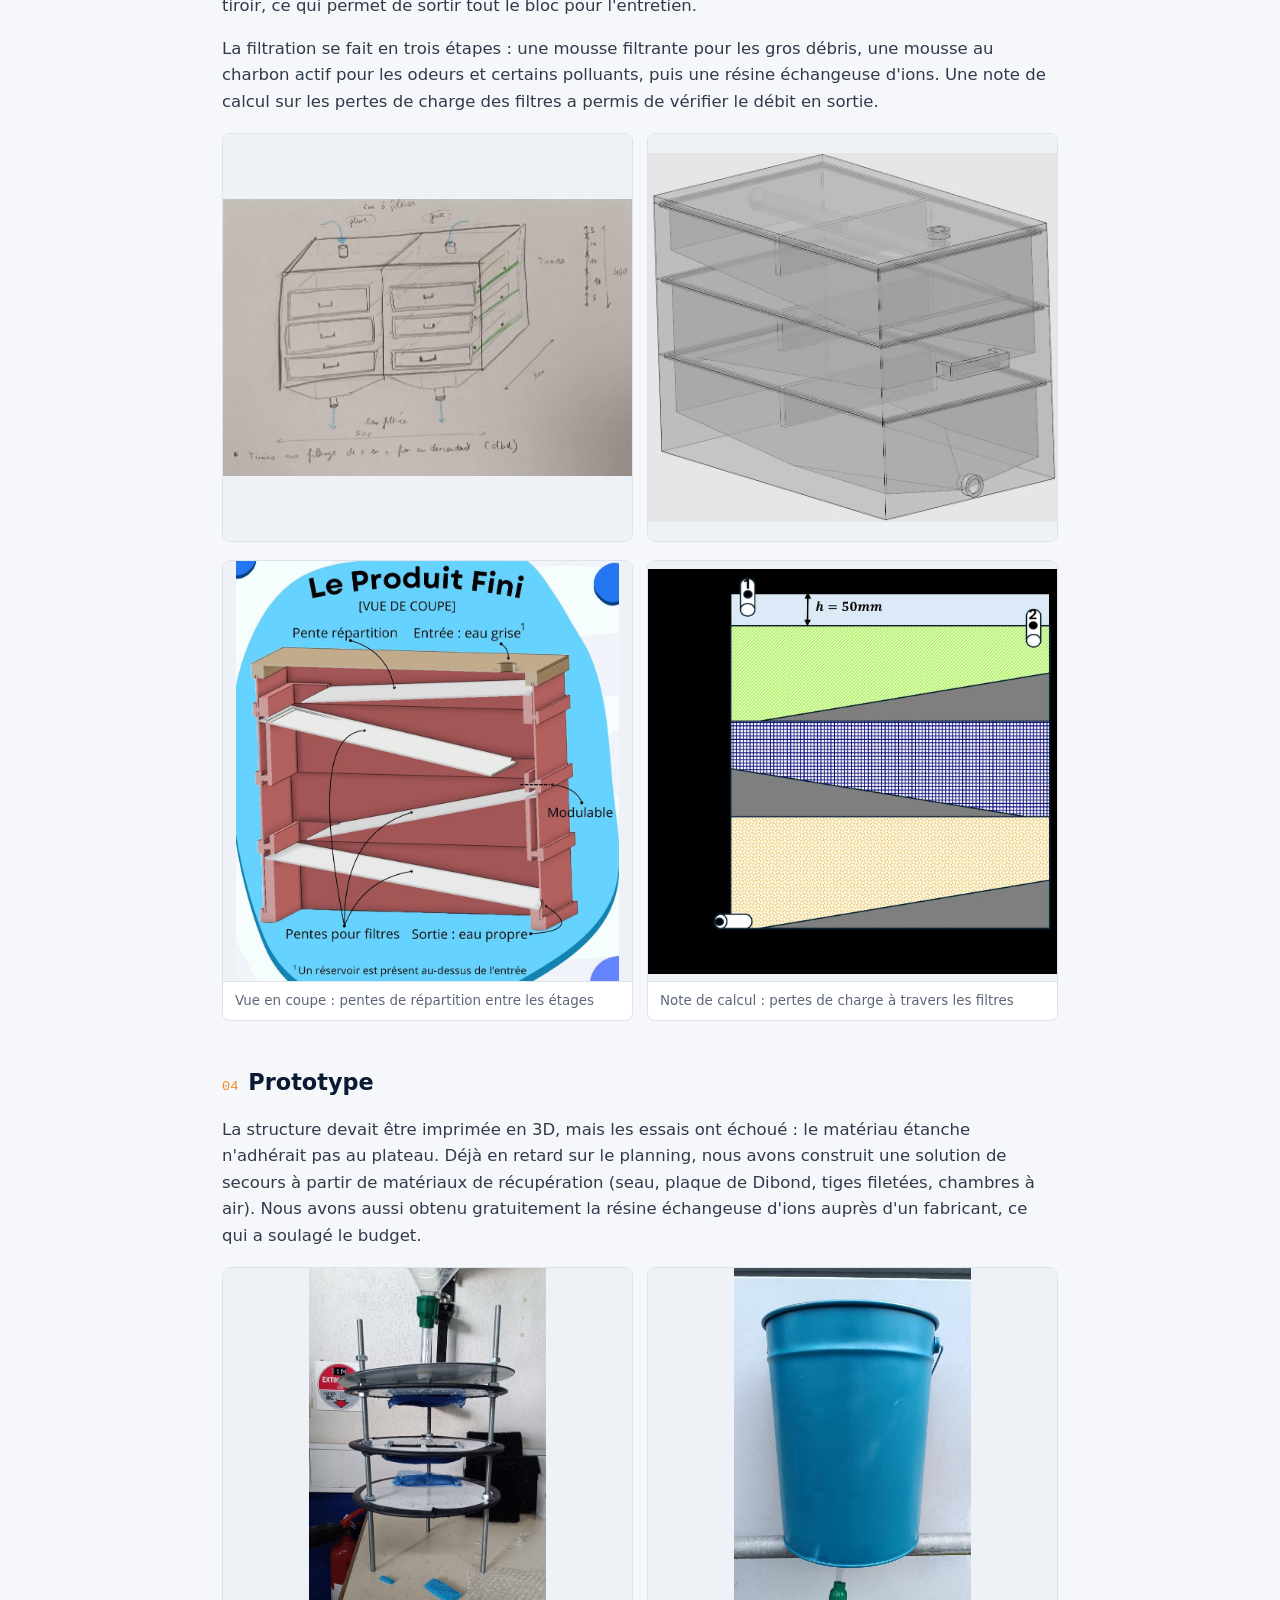
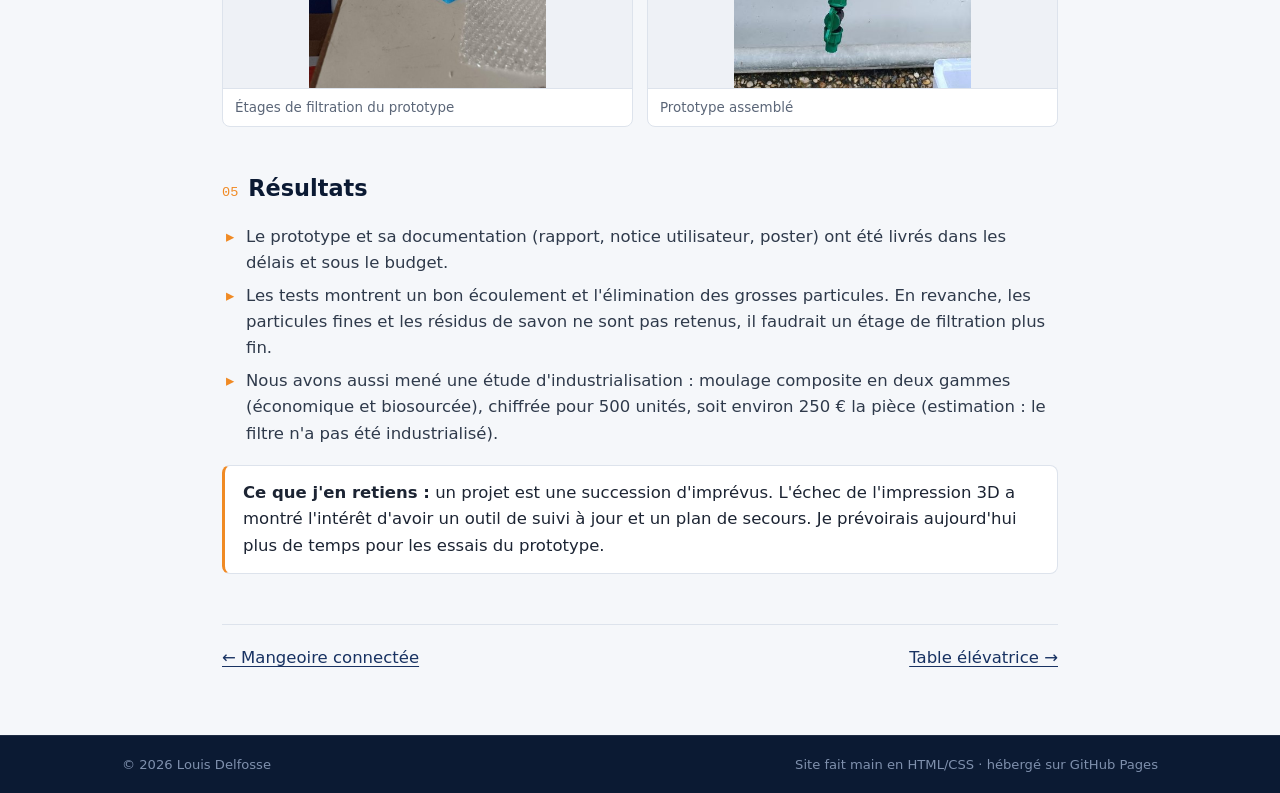
<file: projets/liberteau.html>
<!DOCTYPE html>
<html lang="fr">
<head>
  <meta charset="utf-8">
  <meta name="viewport" content="width=device-width, initial-scale=1">
  <title>Libert'Eau, filtre pour voilier — Louis Delfosse</title>
  <meta name="description" content="Projet technologique EIGSI : filtre modulable pour récupérer l'eau de pluie et les eaux grises à bord d'un voilier. Chef de projet, conception, prototype.">
  <link rel="icon" href="data:image/svg+xml,%3Csvg xmlns='http://www.w3.org/2000/svg' viewBox='0 0 32 32'%3E%3Crect width='32' height='32' rx='7' fill='%230b1a33'/%3E%3Ccircle cx='16' cy='16' r='5' fill='%23f08a24'/%3E%3C/svg%3E">
  <link rel="stylesheet" href="../assets/css/style.css">
</head>
<body>

<header class="site-header">
  <nav class="nav wrap" aria-label="Navigation principale">
    <a class="brand" href="../index.html"><span class="dot"></span>Louis Delfosse <small>// mécatronique</small></a>
    <button class="menu-btn" aria-expanded="false" aria-controls="menu">Menu</button>
    <ul id="menu">
      <li><a class="link" href="../index.html#competences">Compétences</a></li>
      <li><a class="link" href="../index.html#projets" aria-current="page">Projets</a></li>
      <li><a class="link" href="../index.html#parcours">Parcours</a></li>
      <li><a class="link" href="../index.html#contact">Contact</a></li>
    </ul>
  </nav>
  <div class="rail"></div>
</header>

<main>
  <section class="project-hero" id="haut" data-waypoint="début">
    <div class="wrap">
      <a class="crumb" href="../index.html#projets">← tous les projets</a>
      <h1>Libert'Eau — filtre modulable pour voilier</h1>
      <p class="lead">Un système de filtration des eaux grises et de l'eau de pluie, pour gagner en autonomie en eau propre lors des longues navigations.</p>
      <div class="tags"><span class="tag">Gestion de projet</span><span class="tag">Analyse fonctionnelle</span><span class="tag">CAO 3DEXPERIENCE</span><span class="tag">Prototypage</span><span class="tag">Excel / VBA</span></div>
      <div class="facts">
        <div class="fact"><b>Cadre</b><span>Projet technologique 3A, EIGSI</span></div>
        <div class="fact"><b>Période</b><span>sept. 2024 – mai 2025</span></div>
        <div class="fact"><b>Équipe</b><span>5 élèves-ingénieurs</span></div>
        <div class="fact"><b>Mon rôle</b><span>Chef de projet</span></div>
      </div>
    </div>
  </section>

  <article class="article">
    <div class="wrap">

      <h2 id="contexte" data-waypoint="contexte"><span class="num">01</span>Contexte</h2>
      <p>En mer, l'eau douce est une ressource limitée. Le projet visait à récupérer l'eau de pluie et à réutiliser les eaux grises (douche, évier) d'un voilier pour les tâches qui n'ont pas besoin d'eau potable : vaisselle, ménage, douche. Le système complet a été étudié, et l'élément clé, le filtre, a été conçu et prototypé.</p>
      <ul class="checks">
        <li>Objectif : au moins <strong>30 L d'eau filtrée par heure de pluie</strong>.</li>
        <li>Budget du prototype : <strong>120 €</strong>, avec un maximum de matériaux de récupération.</li>
        <li>Contraintes : système compact, modulable, facile à entretenir et durable en milieu marin.</li>
      </ul>
      <figure><img src="../assets/img/liberteau/poster.jpg" alt="Poster de présentation du projet Libert'Eau" loading="lazy"><figcaption>Poster de fin de projet</figcaption></figure>

      <h2 id="role" data-waypoint="mon rôle"><span class="num">02</span>Mon rôle</h2>
      <ul class="checks">
        <li><strong>Chef de projet</strong> : plan directeur, planning, suivi des jalons et des risques, lien avec le tuteur.</li>
        <li><strong>Outil de gestion</strong> sous Excel/VBA : tableau de bord, Gantt mis à jour selon les aléas, matrices RACI, suivi des dépenses et des retards.</li>
        <li><strong>Conception</strong> de la partie récupération de l'eau de pluie, en sous-groupe.</li>
      </ul>

      <h2 id="conception" data-waypoint="conception"><span class="num">03</span>Conception</h2>
      <p>Après l'analyse fonctionnelle (bête à cornes, pieuvre, tri croisé) et plusieurs brainstormings, nous avons retenu un filtre gravitaire à plusieurs étages. Les étages s'empilent et sont montés sur un tiroir, ce qui permet de sortir tout le bloc pour l'entretien.</p>
      <p>La filtration se fait en trois étapes : une mousse filtrante pour les gros débris, une mousse au charbon actif pour les odeurs et certains polluants, puis une résine échangeuse d'ions. Une note de calcul sur les pertes de charge des filtres a permis de vérifier le débit en sortie.</p>
      <div class="gallery g2">
        <figure><img src="../assets/img/liberteau/croquis-solution.jpg" alt="Croquis de la solution retenue" loading="lazy"><figcaption>Croquis de la solution retenue</figcaption></figure>
        <figure><img src="../assets/img/liberteau/cao-3dexperience.jpg" alt="Modèle 3D du filtre sous 3DEXPERIENCE" loading="lazy"><figcaption>Modèle 3D sous 3DEXPERIENCE</figcaption></figure>
      </div>
      <div class="gallery g2">
        <figure><img src="../assets/img/liberteau/cao-coupe-poster.jpg" alt="Vue en coupe du produit fini" loading="lazy"><figcaption>Vue en coupe : pentes de répartition entre les étages</figcaption></figure>
        <figure><img src="../assets/img/liberteau/note-calcul.jpg" alt="Schéma de la note de calcul des pertes de charge" loading="lazy"><figcaption>Note de calcul : pertes de charge à travers les filtres</figcaption></figure>
      </div>

      <h2 id="prototype" data-waypoint="prototype"><span class="num">04</span>Prototype</h2>
      <p>La structure devait être imprimée en 3D, mais les essais ont échoué : le matériau étanche n'adhérait pas au plateau. Déjà en retard sur le planning, nous avons construit une solution de secours à partir de matériaux de récupération (seau, plaque de Dibond, tiges filetées, chambres à air). Nous avons aussi obtenu gratuitement la résine échangeuse d'ions auprès d'un fabricant, ce qui a soulagé le budget.</p>
      <div class="gallery g2">
        <figure><img src="../assets/img/liberteau/filtres-etages.jpg" alt="Étages de filtration du prototype" loading="lazy"><figcaption>Étages de filtration du prototype</figcaption></figure>
        <figure><img src="../assets/img/liberteau/prototype.jpg" alt="Prototype assemblé" loading="lazy"><figcaption>Prototype assemblé</figcaption></figure>
      </div>

      <h2 id="resultats" data-waypoint="résultats"><span class="num">05</span>Résultats</h2>
      <ul class="checks">
        <li>Le prototype et sa documentation (rapport, notice utilisateur, poster) ont été livrés dans les délais et sous le budget.</li>
        <li>Les tests montrent un bon écoulement et l'élimination des grosses particules. En revanche, les particules fines et les résidus de savon ne sont pas retenus, il faudrait un étage de filtration plus fin.</li>
        <li>Nous avons aussi mené une étude d'industrialisation : moulage composite en deux gammes (économique et biosourcée), chiffrée pour 500 unités, soit environ 250 € la pièce (estimation : le filtre n'a pas été industrialisé).</li>
      </ul>
      <div class="callout warn">
        <strong>Ce que j'en retiens :</strong> un projet est une succession d'imprévus. L'échec de l'impression 3D a montré l'intérêt d'avoir un outil de suivi à jour et un plan de secours. Je prévoirais aujourd'hui plus de temps pour les essais du prototype.
      </div>

      <div class="next-prev">
        <a href="mangeoire.html">← Mangeoire connectée</a>
        <a href="table-elevatrice.html">Table élévatrice →</a>
      </div>
    </div>
  </article>
</main>

<footer class="site-footer">
  <div class="wrap">
    <span>© 2026 Louis Delfosse</span>
    <span>Site fait main en HTML/CSS · hébergé sur GitHub Pages</span>
  </div>
</footer>

<script src="../assets/js/main.js"></script>
</body>
</html>
</file>
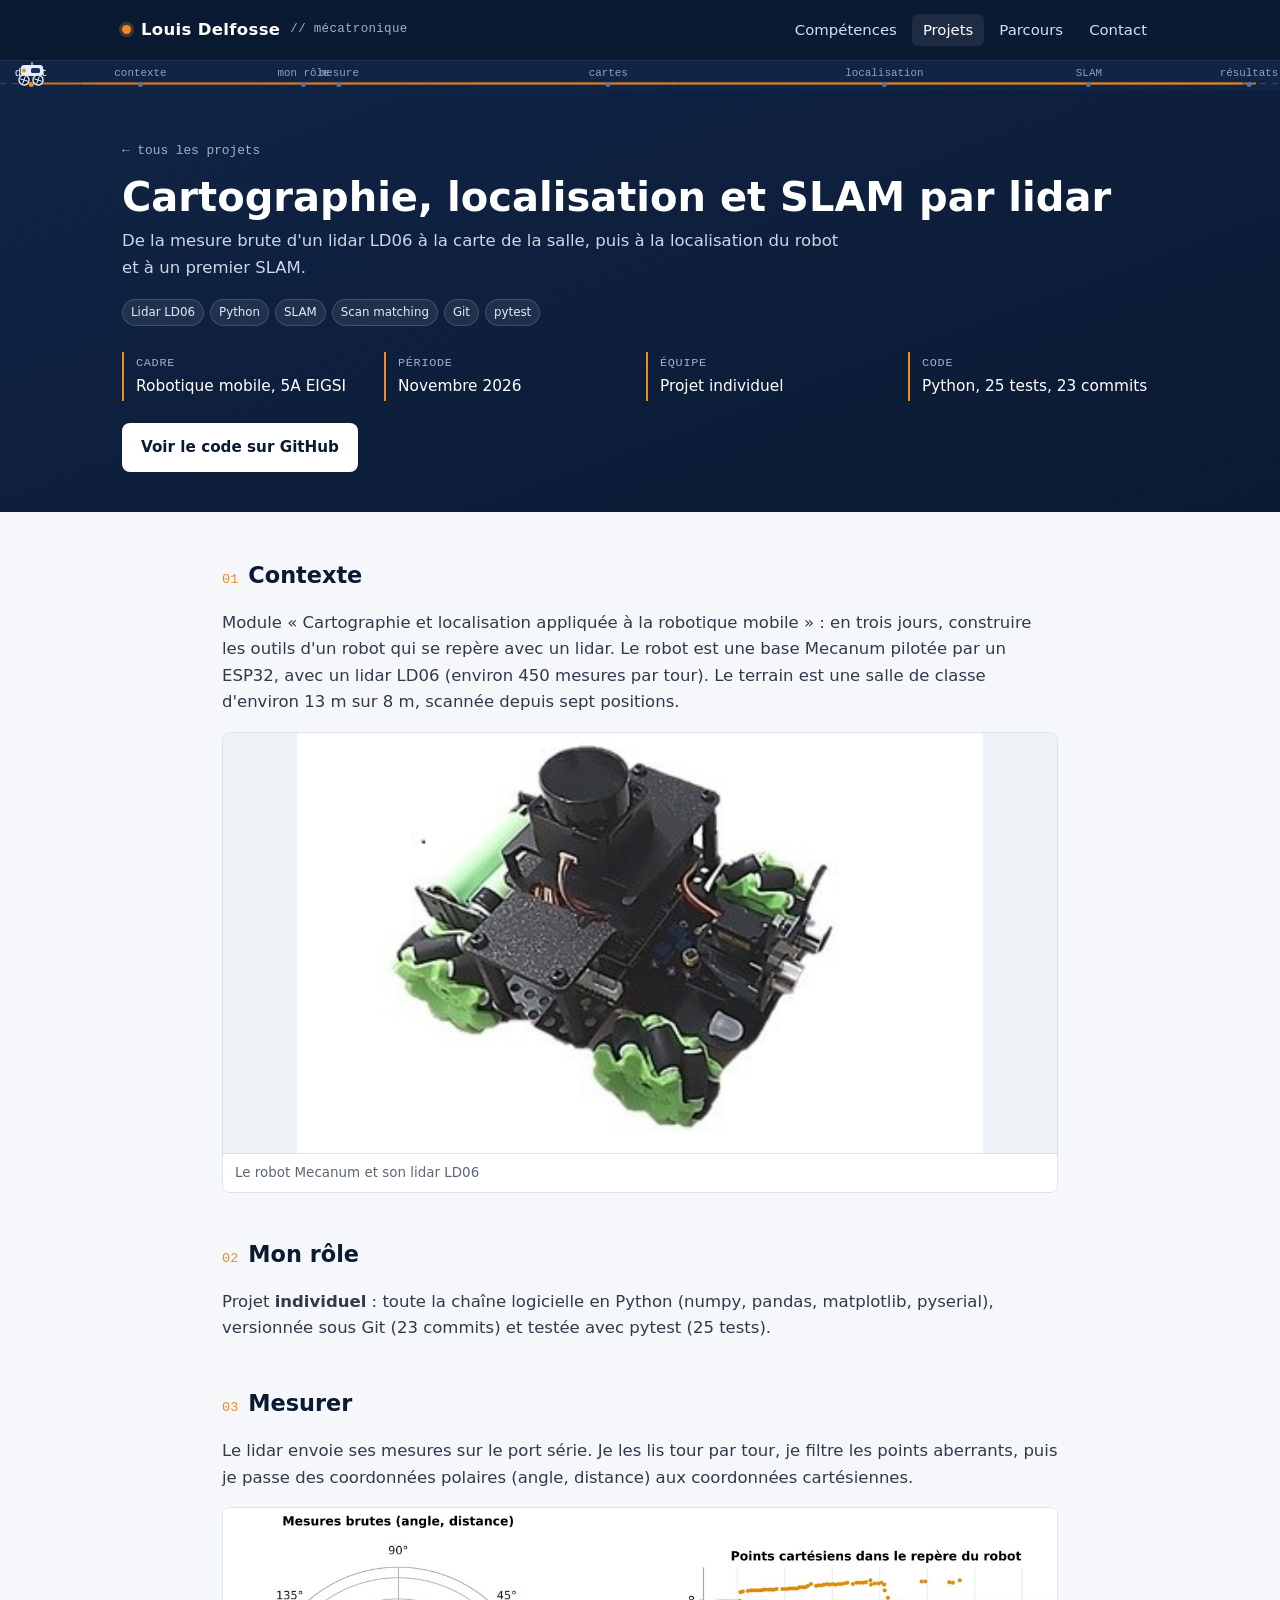
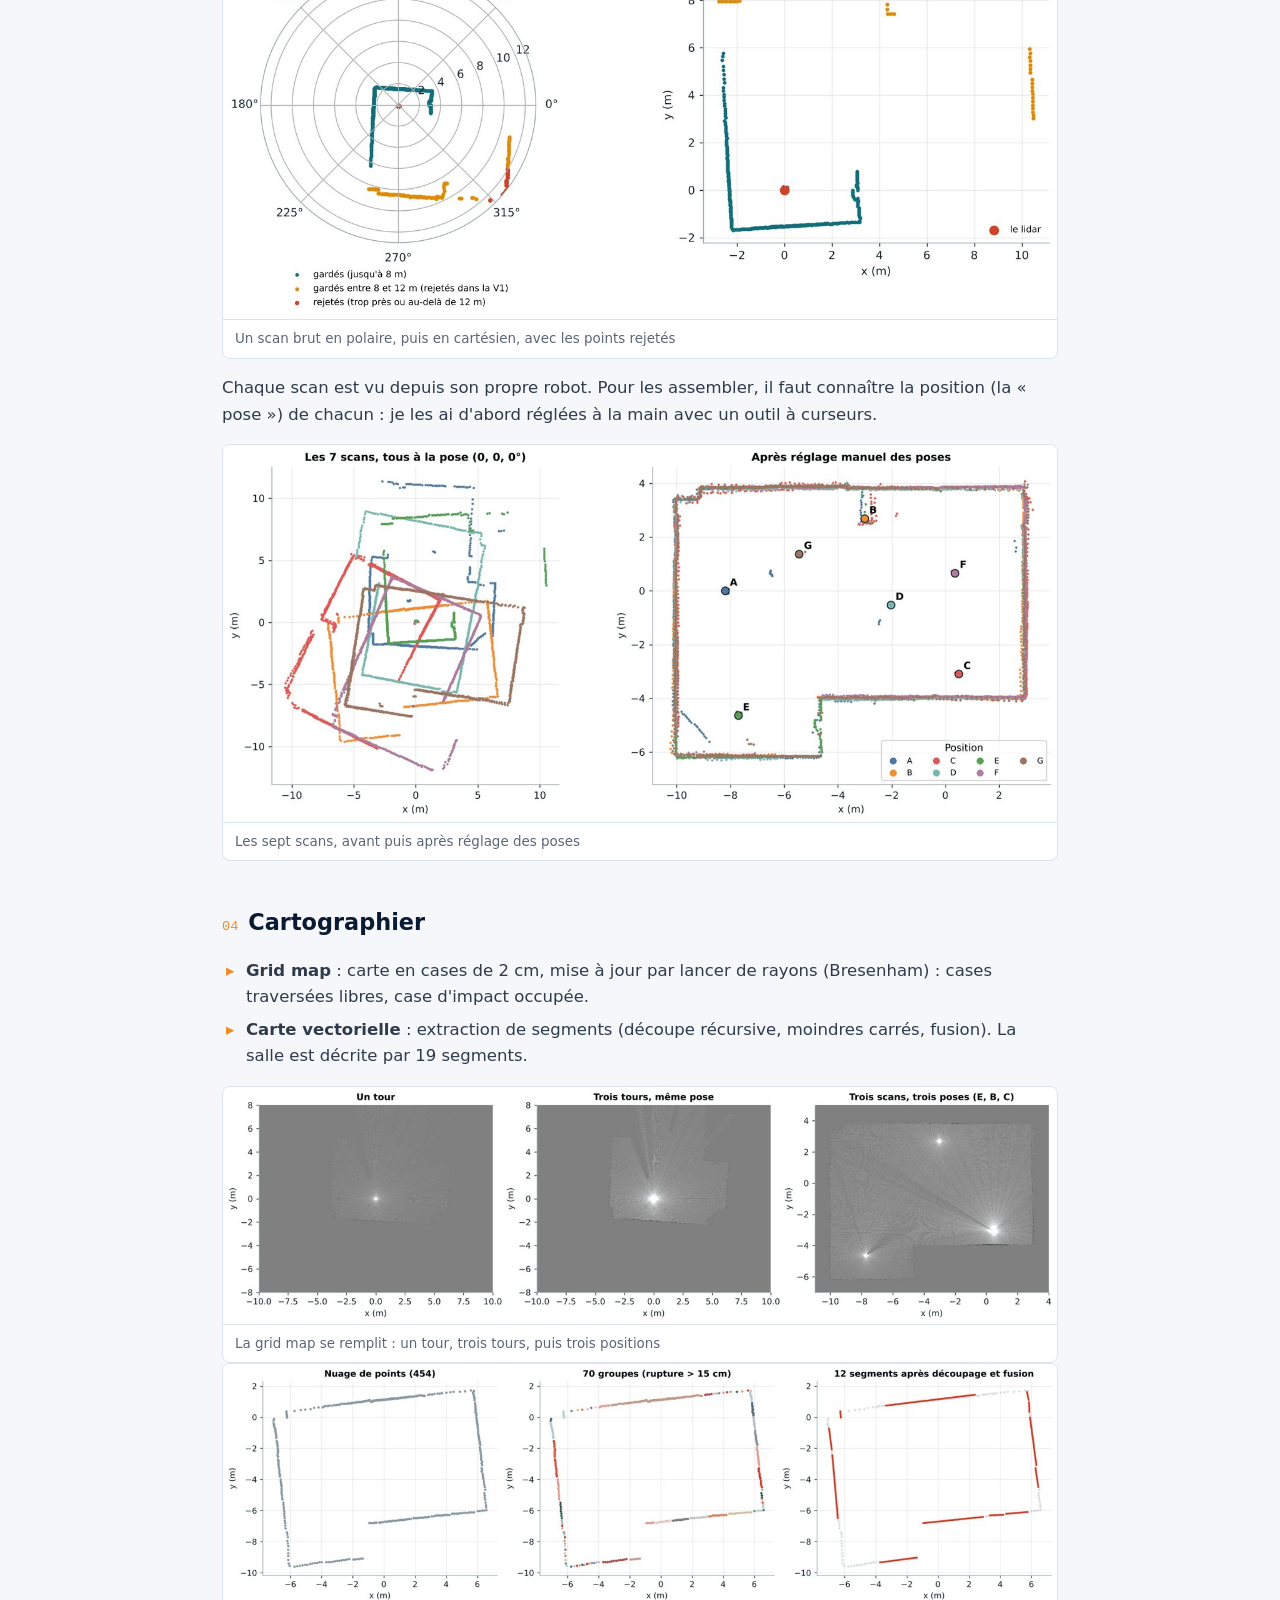
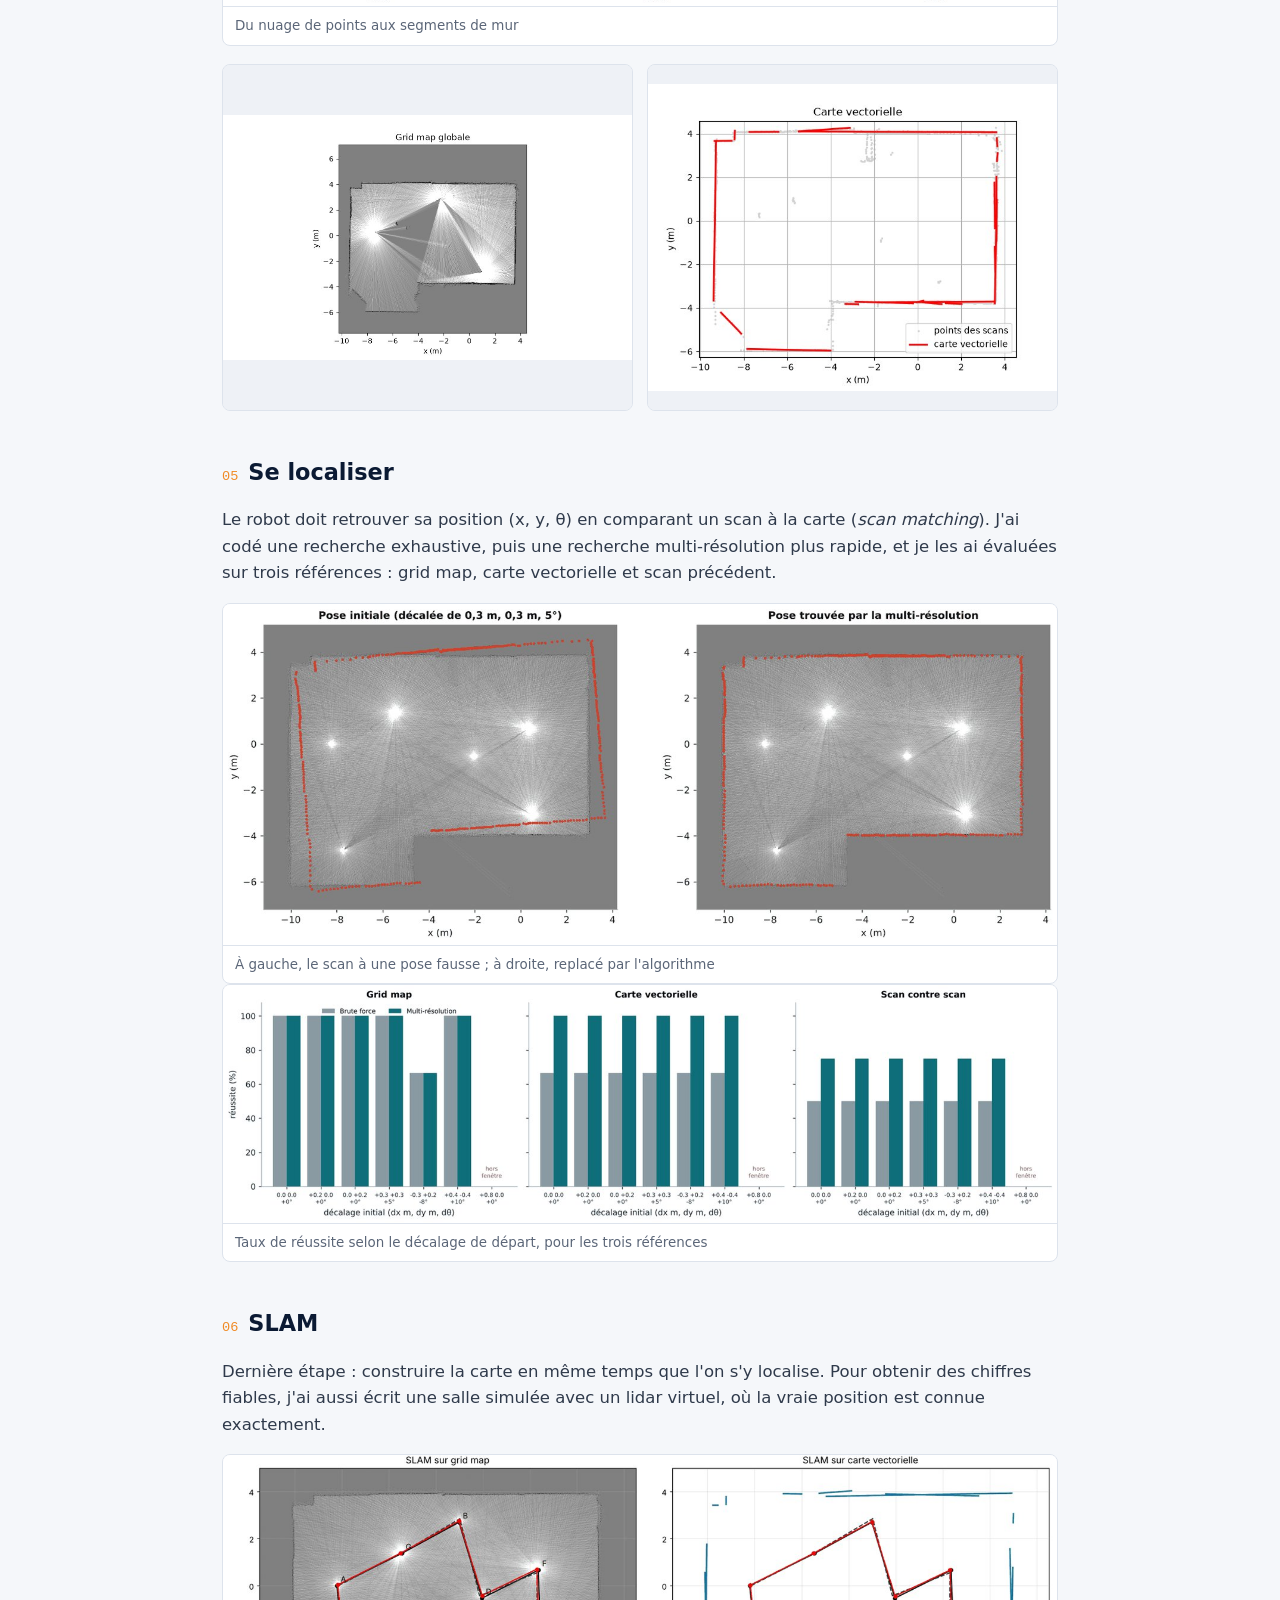
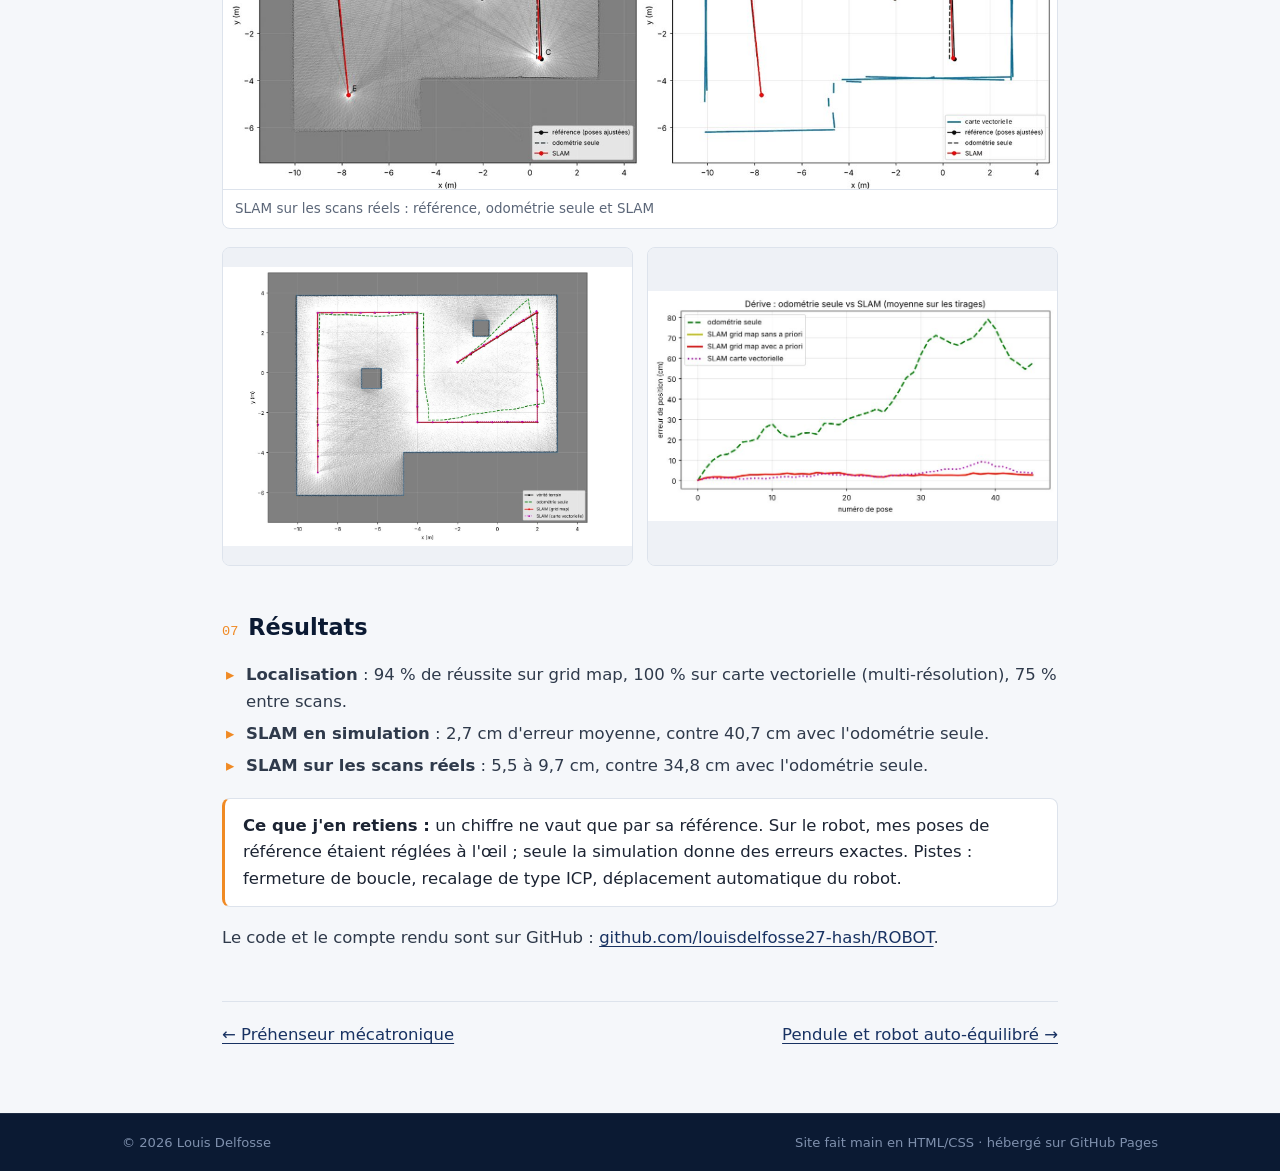
<file: projets/lidar.html>
<!DOCTYPE html>
<html lang="fr">
<head>
  <meta charset="utf-8">
  <meta name="viewport" content="width=device-width, initial-scale=1">
  <title>Cartographie et localisation par lidar — Louis Delfosse</title>
  <meta name="description" content="Cartographie, localisation et SLAM avec un lidar LD06 sur robot Mecanum : grid map, carte vectorielle, scan matching, en Python.">
  <link rel="icon" href="data:image/svg+xml,%3Csvg xmlns='http://www.w3.org/2000/svg' viewBox='0 0 32 32'%3E%3Crect width='32' height='32' rx='7' fill='%230b1a33'/%3E%3Ccircle cx='16' cy='16' r='5' fill='%23f08a24'/%3E%3C/svg%3E">
  <link rel="stylesheet" href="../assets/css/style.css">
</head>
<body>

<header class="site-header">
  <nav class="nav wrap" aria-label="Navigation principale">
    <a class="brand" href="../index.html"><span class="dot"></span>Louis Delfosse <small>// mécatronique</small></a>
    <button class="menu-btn" aria-expanded="false" aria-controls="menu">Menu</button>
    <ul id="menu">
      <li><a class="link" href="../index.html#competences">Compétences</a></li>
      <li><a class="link" href="../index.html#projets" aria-current="page">Projets</a></li>
      <li><a class="link" href="../index.html#parcours">Parcours</a></li>
      <li><a class="link" href="../index.html#contact">Contact</a></li>
    </ul>
  </nav>
  <div class="rail"></div>
</header>

<main>
  <section class="project-hero" id="haut" data-waypoint="début">
    <div class="wrap">
      <a class="crumb" href="../index.html#projets">← tous les projets</a>
      <h1>Cartographie, localisation et SLAM par lidar</h1>
      <p class="lead">De la mesure brute d'un lidar LD06 à la carte de la salle, puis à la localisation du robot et à un premier SLAM.</p>
      <div class="tags"><span class="tag">Lidar LD06</span><span class="tag">Python</span><span class="tag">SLAM</span><span class="tag">Scan matching</span><span class="tag">Git</span><span class="tag">pytest</span></div>
      <div class="facts">
        <div class="fact"><b>Cadre</b><span>Robotique mobile, 5A EIGSI</span></div>
        <div class="fact"><b>Période</b><span>Novembre 2026</span></div>
        <div class="fact"><b>Équipe</b><span>Projet individuel</span></div>
        <div class="fact"><b>Code</b><span>Python, 25 tests, 23 commits</span></div>
      </div>
      <div class="btns" style="margin-top:22px"><a class="btn btn-primary" href="https://github.com/louisdelfosse27-hash/ROBOT" target="_blank" rel="noopener">Voir le code sur GitHub</a></div>
    </div>
  </section>
  <article class="article">
    <div class="wrap">

      <h2 id="contexte" data-waypoint="contexte"><span class="num">01</span>Contexte</h2>
      <p>Module « Cartographie et localisation appliquée à la robotique mobile » : en trois jours, construire les outils d'un robot qui se repère avec un lidar. Le robot est une base Mecanum pilotée par un ESP32, avec un lidar LD06 (environ 450 mesures par tour). Le terrain est une salle de classe d'environ 13 m sur 8 m, scannée depuis sept positions.</p>
      <figure><img src="../assets/img/lidar/robot-mecanum.jpg" alt="Robot Mecanum équipé du lidar LD06" loading="lazy"><figcaption>Le robot Mecanum et son lidar LD06</figcaption></figure>

      <h2 id="role" data-waypoint="mon rôle"><span class="num">02</span>Mon rôle</h2>
      <p>Projet <strong>individuel</strong> : toute la chaîne logicielle en Python (numpy, pandas, matplotlib, pyserial), versionnée sous Git (23 commits) et testée avec pytest (25 tests).</p>

      <h2 id="mesure" data-waypoint="mesure"><span class="num">03</span>Mesurer</h2>
      <p>Le lidar envoie ses mesures sur le port série. Je les lis tour par tour, je filtre les points aberrants, puis je passe des coordonnées polaires (angle, distance) aux coordonnées cartésiennes.</p>
      <figure><img src="../assets/img/lidar/scan-polaire-cartesien.jpg" alt="Scan en polaire puis en cartésien" loading="lazy"><figcaption>Un scan brut en polaire, puis en cartésien, avec les points rejetés</figcaption></figure>
      <p>Chaque scan est vu depuis son propre robot. Pour les assembler, il faut connaître la position (la « pose ») de chacun : je les ai d'abord réglées à la main avec un outil à curseurs.</p>
      <figure><img src="../assets/img/lidar/scans-poses.jpg" alt="Sept scans avant et après réglage des poses" loading="lazy"><figcaption>Les sept scans, avant puis après réglage des poses</figcaption></figure>

      <h2 id="cartographie" data-waypoint="cartes"><span class="num">04</span>Cartographier</h2>
      <ul class="checks">
        <li><strong>Grid map</strong> : carte en cases de 2 cm, mise à jour par lancer de rayons (Bresenham) : cases traversées libres, case d'impact occupée.</li>
        <li><strong>Carte vectorielle</strong> : extraction de segments (découpe récursive, moindres carrés, fusion). La salle est décrite par 19 segments.</li>
      </ul>
      <figure><img src="../assets/img/lidar/gridmap-progressive.jpg" alt="Construction progressive de la grid map" loading="lazy"><figcaption>La grid map se remplit : un tour, trois tours, puis trois positions</figcaption></figure>
      <figure><img src="../assets/img/lidar/extraction-segments.jpg" alt="Extraction de segments sur un scan" loading="lazy"><figcaption>Du nuage de points aux segments de mur</figcaption></figure>
      <div class="gallery g2">
        <figure><img src="../assets/img/lidar/gridmap-globale.jpg" alt="Grid map de la salle construite à partir de 7 scans" loading="lazy"><figcaption>Grid map de la salle (7 scans)</figcaption></figure>
        <figure><img src="../assets/img/lidar/carte-vectorielle.jpg" alt="Carte vectorielle de la salle" loading="lazy"><figcaption>Carte vectorielle : les murs en segments</figcaption></figure>
      </div>

      <h2 id="localisation" data-waypoint="localisation"><span class="num">05</span>Se localiser</h2>
      <p>Le robot doit retrouver sa position (x, y, θ) en comparant un scan à la carte (<em>scan matching</em>). J'ai codé une recherche exhaustive, puis une recherche multi-résolution plus rapide, et je les ai évaluées sur trois références : grid map, carte vectorielle et scan précédent.</p>
      <figure><img src="../assets/img/lidar/localisation-avant-apres.jpg" alt="Scan posé à la pose initiale puis à la pose trouvée" loading="lazy"><figcaption>À gauche, le scan à une pose fausse ; à droite, replacé par l'algorithme</figcaption></figure>
      <figure><img src="../assets/img/lidar/taux-reussite.jpg" alt="Taux de réussite selon la pose initiale" loading="lazy"><figcaption>Taux de réussite selon le décalage de départ, pour les trois références</figcaption></figure>

      <h2 id="slam" data-waypoint="SLAM"><span class="num">06</span>SLAM</h2>
      <p>Dernière étape : construire la carte en même temps que l'on s'y localise. Pour obtenir des chiffres fiables, j'ai aussi écrit une salle simulée avec un lidar virtuel, où la vraie position est connue exactement.</p>
      <figure><img src="../assets/img/lidar/slam-reel-trajectoires.jpg" alt="SLAM sur les sept scans réels" loading="lazy"><figcaption>SLAM sur les scans réels : référence, odométrie seule et SLAM</figcaption></figure>
      <div class="gallery g2">
        <figure><img src="../assets/img/lidar/slam-simulation.jpg" alt="SLAM dans la salle simulée" loading="lazy"><figcaption>Simulation : vérité terrain, odométrie seule et SLAM</figcaption></figure>
        <figure><img src="../assets/img/lidar/slam-derive.jpg" alt="Erreur de position, odométrie contre SLAM" loading="lazy"><figcaption>La dérive de l'odométrie, corrigée par le SLAM</figcaption></figure>
      </div>

      <h2 id="resultats" data-waypoint="résultats"><span class="num">07</span>Résultats</h2>
      <ul class="checks">
        <li><strong>Localisation</strong> : 94 % de réussite sur grid map, 100 % sur carte vectorielle (multi-résolution), 75 % entre scans.</li>
        <li><strong>SLAM en simulation</strong> : 2,7 cm d'erreur moyenne, contre 40,7 cm avec l'odométrie seule.</li>
        <li><strong>SLAM sur les scans réels</strong> : 5,5 à 9,7 cm, contre 34,8 cm avec l'odométrie seule.</li>
      </ul>
      <div class="callout warn">
        <strong>Ce que j'en retiens :</strong> un chiffre ne vaut que par sa référence. Sur le robot, mes poses de référence étaient réglées à l'œil ; seule la simulation donne des erreurs exactes. Pistes : fermeture de boucle, recalage de type ICP, déplacement automatique du robot.
      </div>
      <p>Le code et le compte rendu sont sur GitHub : <a href="https://github.com/louisdelfosse27-hash/ROBOT" target="_blank" rel="noopener">github.com/louisdelfosse27-hash/ROBOT</a>.</p>

      <div class="next-prev">
        <a href="prehenseur.html">← Préhenseur mécatronique</a>
        <a href="pendule.html">Pendule et robot auto-équilibré →</a>
      </div>
    </div>
  </article>
</main>

<footer class="site-footer">
  <div class="wrap">
    <span>© 2026 Louis Delfosse</span>
    <span>Site fait main en HTML/CSS · hébergé sur GitHub Pages</span>
  </div>
</footer>

<script src="../assets/js/main.js"></script>
</body>
</html>
</file>
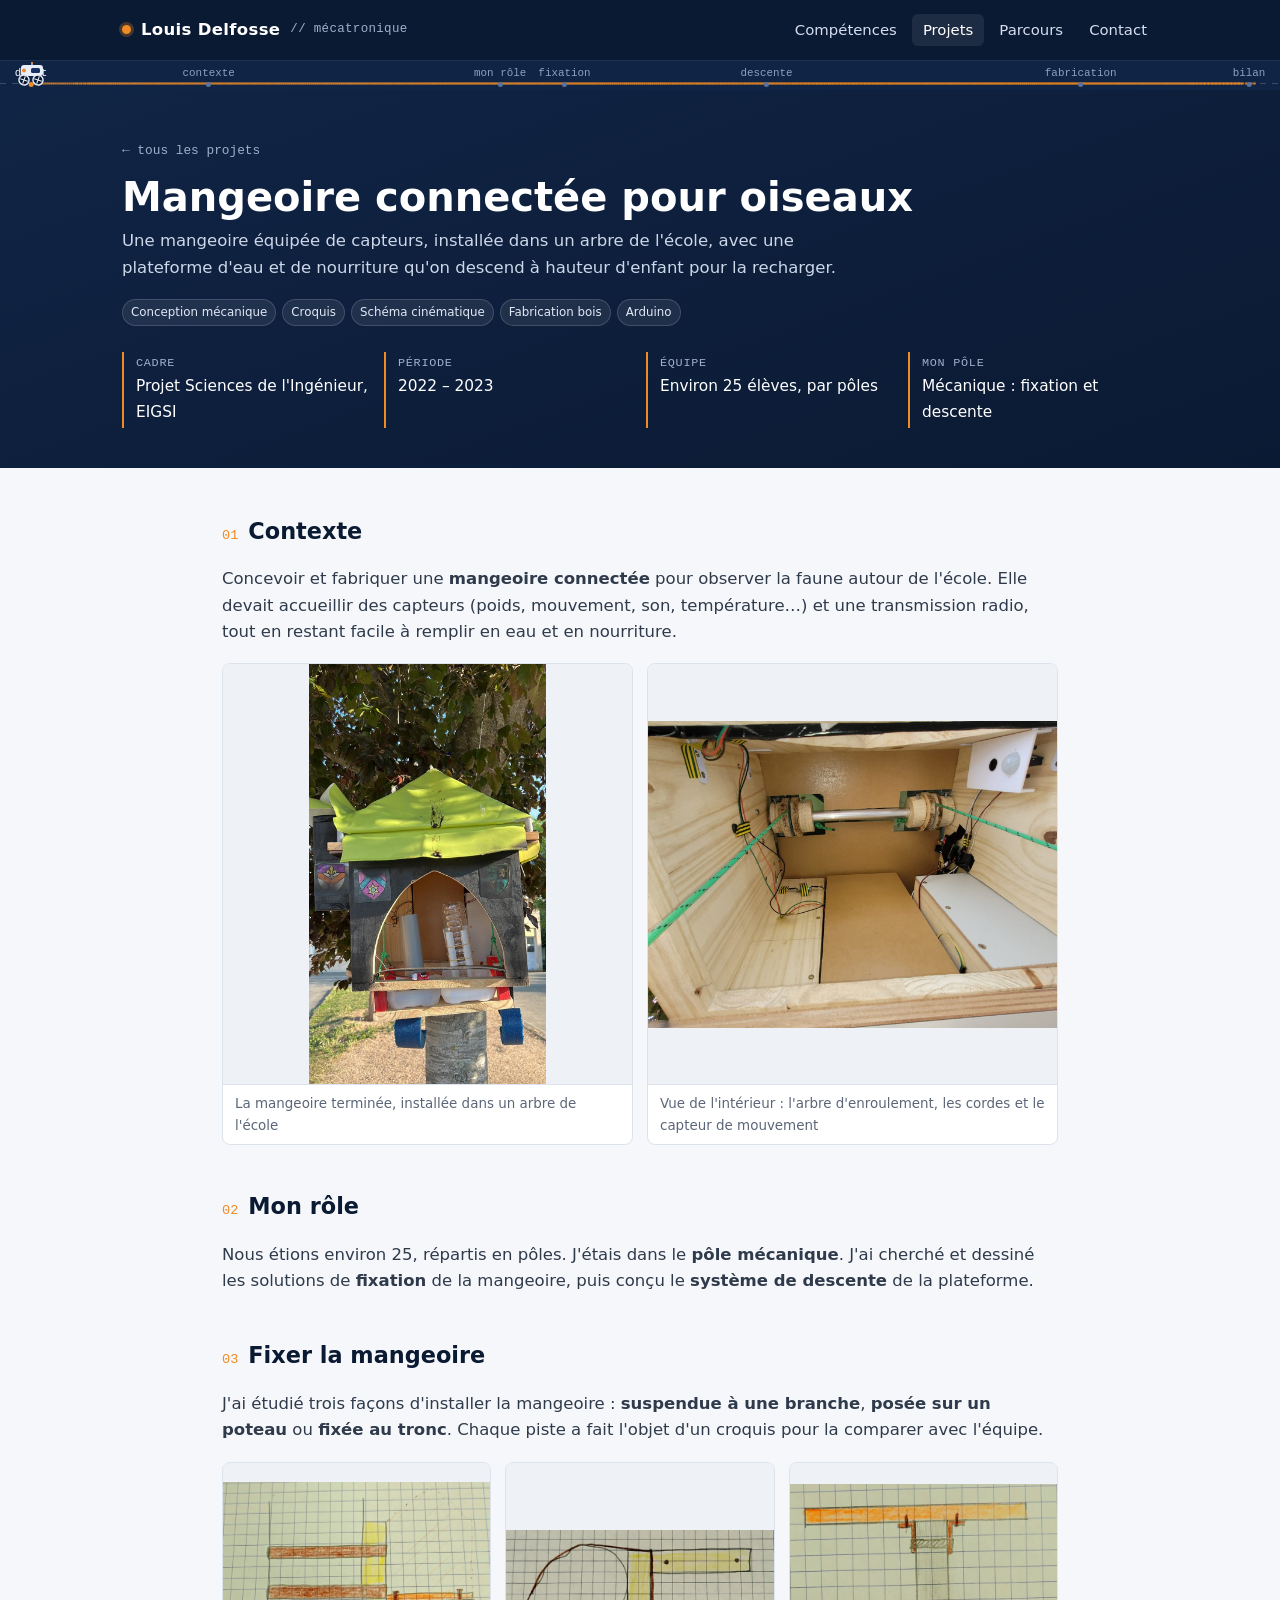
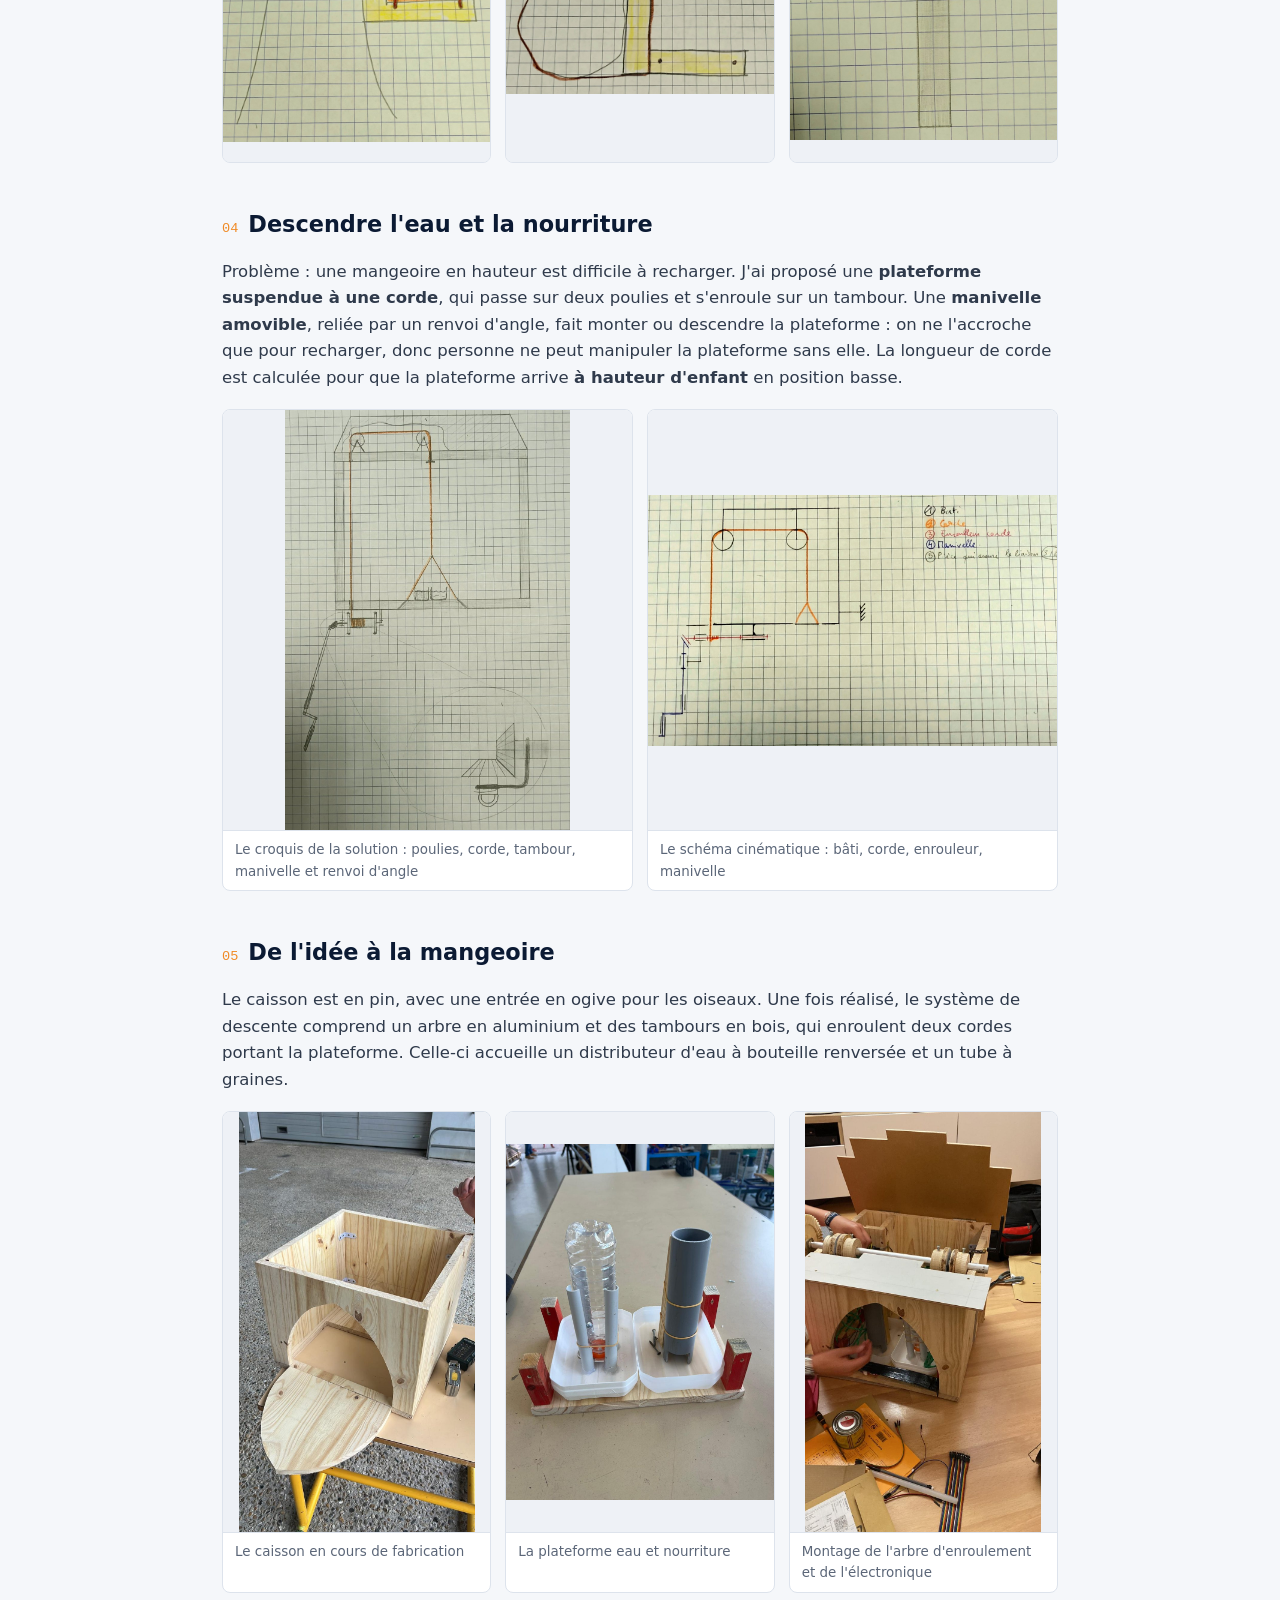
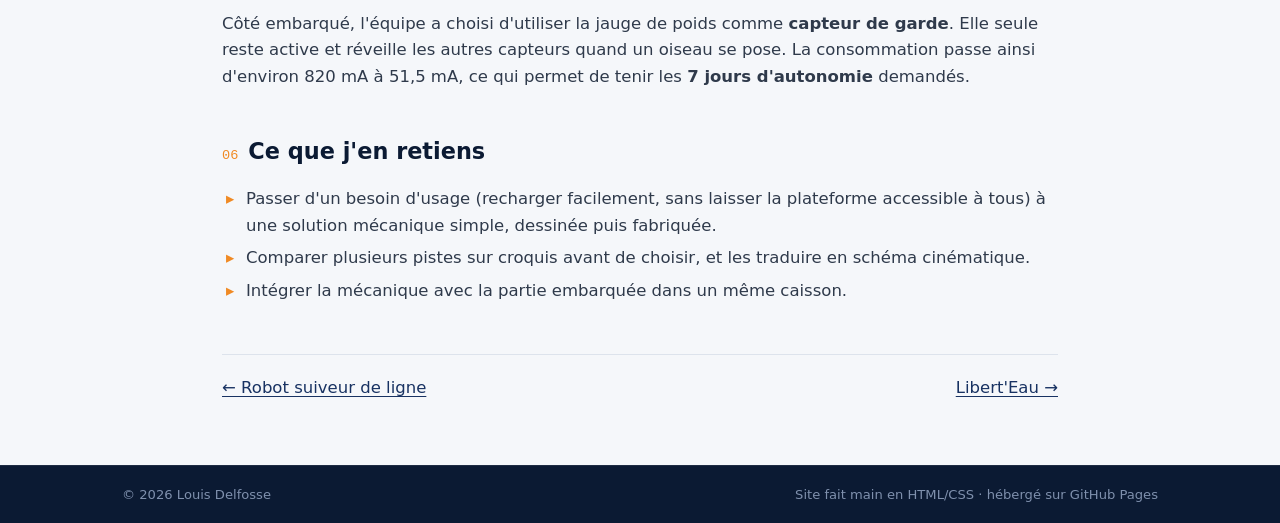
<file: projets/mangeoire.html>
<!DOCTYPE html>
<html lang="fr">
<head>
  <meta charset="utf-8">
  <meta name="viewport" content="width=device-width, initial-scale=1">
  <title>Mangeoire connectée pour oiseaux — Louis Delfosse</title>
  <meta name="description" content="Projet Sciences de l'Ingénieur EIGSI : une mangeoire connectée installée dans un arbre de l'école. Mon rôle : la fixation et le système de descente de la plateforme eau / nourriture.">
  <link rel="icon" href="data:image/svg+xml,%3Csvg xmlns='http://www.w3.org/2000/svg' viewBox='0 0 32 32'%3E%3Crect width='32' height='32' rx='7' fill='%230b1a33'/%3E%3Ccircle cx='16' cy='16' r='5' fill='%23f08a24'/%3E%3C/svg%3E">
  <link rel="stylesheet" href="../assets/css/style.css">
</head>
<body>

<header class="site-header">
  <nav class="nav wrap" aria-label="Navigation principale">
    <a class="brand" href="../index.html"><span class="dot"></span>Louis Delfosse <small>// mécatronique</small></a>
    <button class="menu-btn" aria-expanded="false" aria-controls="menu">Menu</button>
    <ul id="menu">
      <li><a class="link" href="../index.html#competences">Compétences</a></li>
      <li><a class="link" href="../index.html#projets" aria-current="page">Projets</a></li>
      <li><a class="link" href="../index.html#parcours">Parcours</a></li>
      <li><a class="link" href="../index.html#contact">Contact</a></li>
    </ul>
  </nav>
  <div class="rail"></div>
</header>

<main>
  <section class="project-hero" id="haut" data-waypoint="début">
    <div class="wrap">
      <a class="crumb" href="../index.html#projets">← tous les projets</a>
      <h1>Mangeoire connectée pour oiseaux</h1>
      <p class="lead">Une mangeoire équipée de capteurs, installée dans un arbre de l'école, avec une plateforme d'eau et de nourriture qu'on descend à hauteur d'enfant pour la recharger.</p>
      <div class="tags"><span class="tag">Conception mécanique</span><span class="tag">Croquis</span><span class="tag">Schéma cinématique</span><span class="tag">Fabrication bois</span><span class="tag">Arduino</span></div>
      <div class="facts">
        <div class="fact"><b>Cadre</b><span>Projet Sciences de l'Ingénieur, EIGSI</span></div>
        <div class="fact"><b>Période</b><span>2022 – 2023</span></div>
        <div class="fact"><b>Équipe</b><span>Environ 25 élèves, par pôles</span></div>
        <div class="fact"><b>Mon pôle</b><span>Mécanique : fixation et descente</span></div>
      </div>
    </div>
  </section>
  <article class="article">
    <div class="wrap">

      <h2 id="contexte" data-waypoint="contexte"><span class="num">01</span>Contexte</h2>
      <p>Concevoir et fabriquer une <strong>mangeoire connectée</strong> pour observer la faune autour de l'école. Elle devait accueillir des capteurs (poids, mouvement, son, température…) et une transmission radio, tout en restant facile à remplir en eau et en nourriture.</p>
      <div class="gallery g2">
        <figure><img src="../assets/img/mangeoire/mangeoire-arbre.jpg" alt="Mangeoire connectée terminée, installée dans un arbre" loading="lazy"><figcaption>La mangeoire terminée, installée dans un arbre de l'école</figcaption></figure>
        <figure><img src="../assets/img/mangeoire/interieur-treuil.jpg" alt="Intérieur de la mangeoire : arbre d'enroulement, cordes et capteur de mouvement" loading="lazy"><figcaption>Vue de l'intérieur : l'arbre d'enroulement, les cordes et le capteur de mouvement</figcaption></figure>
      </div>

      <h2 id="role" data-waypoint="mon rôle"><span class="num">02</span>Mon rôle</h2>
      <p>Nous étions environ 25, répartis en pôles. J'étais dans le <strong>pôle mécanique</strong>. J'ai cherché et dessiné les solutions de <strong>fixation</strong> de la mangeoire, puis conçu le <strong>système de descente</strong> de la plateforme.</p>

      <h2 id="fixation" data-waypoint="fixation"><span class="num">03</span>Fixer la mangeoire</h2>
      <p>J'ai étudié trois façons d'installer la mangeoire : <strong>suspendue à une branche</strong>, <strong>posée sur un poteau</strong> ou <strong>fixée au tronc</strong>. Chaque piste a fait l'objet d'un croquis pour la comparer avec l'équipe.</p>
      <div class="gallery g3">
        <figure><img src="../assets/img/mangeoire/fixation-arbre.jpg" alt="Croquis de fixation de la mangeoire contre le tronc" loading="lazy"><figcaption>Fixation au tronc par tasseaux</figcaption></figure>
        <figure><img src="../assets/img/mangeoire/fixation-dessus.jpg" alt="Croquis de fixation vu de dessus autour du tronc" loading="lazy"><figcaption>La même fixation, vue de dessus</figcaption></figure>
        <figure><img src="../assets/img/mangeoire/fixation-poteau.jpg" alt="Croquis de fixation de la mangeoire sur un poteau" loading="lazy"><figcaption>Variante sur poteau</figcaption></figure>
      </div>

      <h2 id="descente" data-waypoint="descente"><span class="num">04</span>Descendre l'eau et la nourriture</h2>
      <p>Problème : une mangeoire en hauteur est difficile à recharger. J'ai proposé une <strong>plateforme suspendue à une corde</strong>, qui passe sur deux poulies et s'enroule sur un tambour. Une <strong>manivelle amovible</strong>, reliée par un renvoi d'angle, fait monter ou descendre la plateforme : on ne l'accroche que pour recharger, donc personne ne peut manipuler la plateforme sans elle. La longueur de corde est calculée pour que la plateforme arrive <strong>à hauteur d'enfant</strong> en position basse.</p>
      <div class="gallery g2">
        <figure><img src="../assets/img/mangeoire/croquis-descente.jpg" alt="Croquis du système de descente : poulies, corde, tambour et manivelle" loading="lazy"><figcaption>Le croquis de la solution : poulies, corde, tambour, manivelle et renvoi d'angle</figcaption></figure>
        <figure><img src="../assets/img/mangeoire/schema-cinematique.jpg" alt="Schéma cinématique du système de descente" loading="lazy"><figcaption>Le schéma cinématique : bâti, corde, enrouleur, manivelle</figcaption></figure>
      </div>

      <h2 id="fabrication" data-waypoint="fabrication"><span class="num">05</span>De l'idée à la mangeoire</h2>
      <p>Le caisson est en pin, avec une entrée en ogive pour les oiseaux. Une fois réalisé, le système de descente comprend un arbre en aluminium et des tambours en bois, qui enroulent deux cordes portant la plateforme. Celle-ci accueille un distributeur d'eau à bouteille renversée et un tube à graines.</p>
      <div class="gallery g3">
        <figure><img src="../assets/img/mangeoire/caisson.jpg" alt="Caisson en pin avec son entrée en ogive, en cours de fabrication" loading="lazy"><figcaption>Le caisson en cours de fabrication</figcaption></figure>
        <figure><img src="../assets/img/mangeoire/plateforme.jpg" alt="Plateforme avec distributeur d'eau et tube à graines" loading="lazy"><figcaption>La plateforme eau et nourriture</figcaption></figure>
        <figure><img src="../assets/img/mangeoire/montage.jpg" alt="Montage de l'arbre d'enroulement et de l'électronique dans le caisson" loading="lazy"><figcaption>Montage de l'arbre d'enroulement et de l'électronique</figcaption></figure>
      </div>
      <p>Côté embarqué, l'équipe a choisi d'utiliser la jauge de poids comme <strong>capteur de garde</strong>. Elle seule reste active et réveille les autres capteurs quand un oiseau se pose. La consommation passe ainsi d'environ 820 mA à 51,5 mA, ce qui permet de tenir les <strong>7 jours d'autonomie</strong> demandés.</p>

      <h2 id="bilan" data-waypoint="bilan"><span class="num">06</span>Ce que j'en retiens</h2>
      <ul class="checks">
        <li>Passer d'un besoin d'usage (recharger facilement, sans laisser la plateforme accessible à tous) à une solution mécanique simple, dessinée puis fabriquée.</li>
        <li>Comparer plusieurs pistes sur croquis avant de choisir, et les traduire en schéma cinématique.</li>
        <li>Intégrer la mécanique avec la partie embarquée dans un même caisson.</li>
      </ul>

      <div class="next-prev">
        <a href="robot-suiveur.html">← Robot suiveur de ligne</a>
        <a href="liberteau.html">Libert'Eau →</a>
      </div>
    </div>
  </article>
</main>

<footer class="site-footer">
  <div class="wrap">
    <span>© 2026 Louis Delfosse</span>
    <span>Site fait main en HTML/CSS · hébergé sur GitHub Pages</span>
  </div>
</footer>

<script src="../assets/js/main.js"></script>
</body>
</html>
</file>
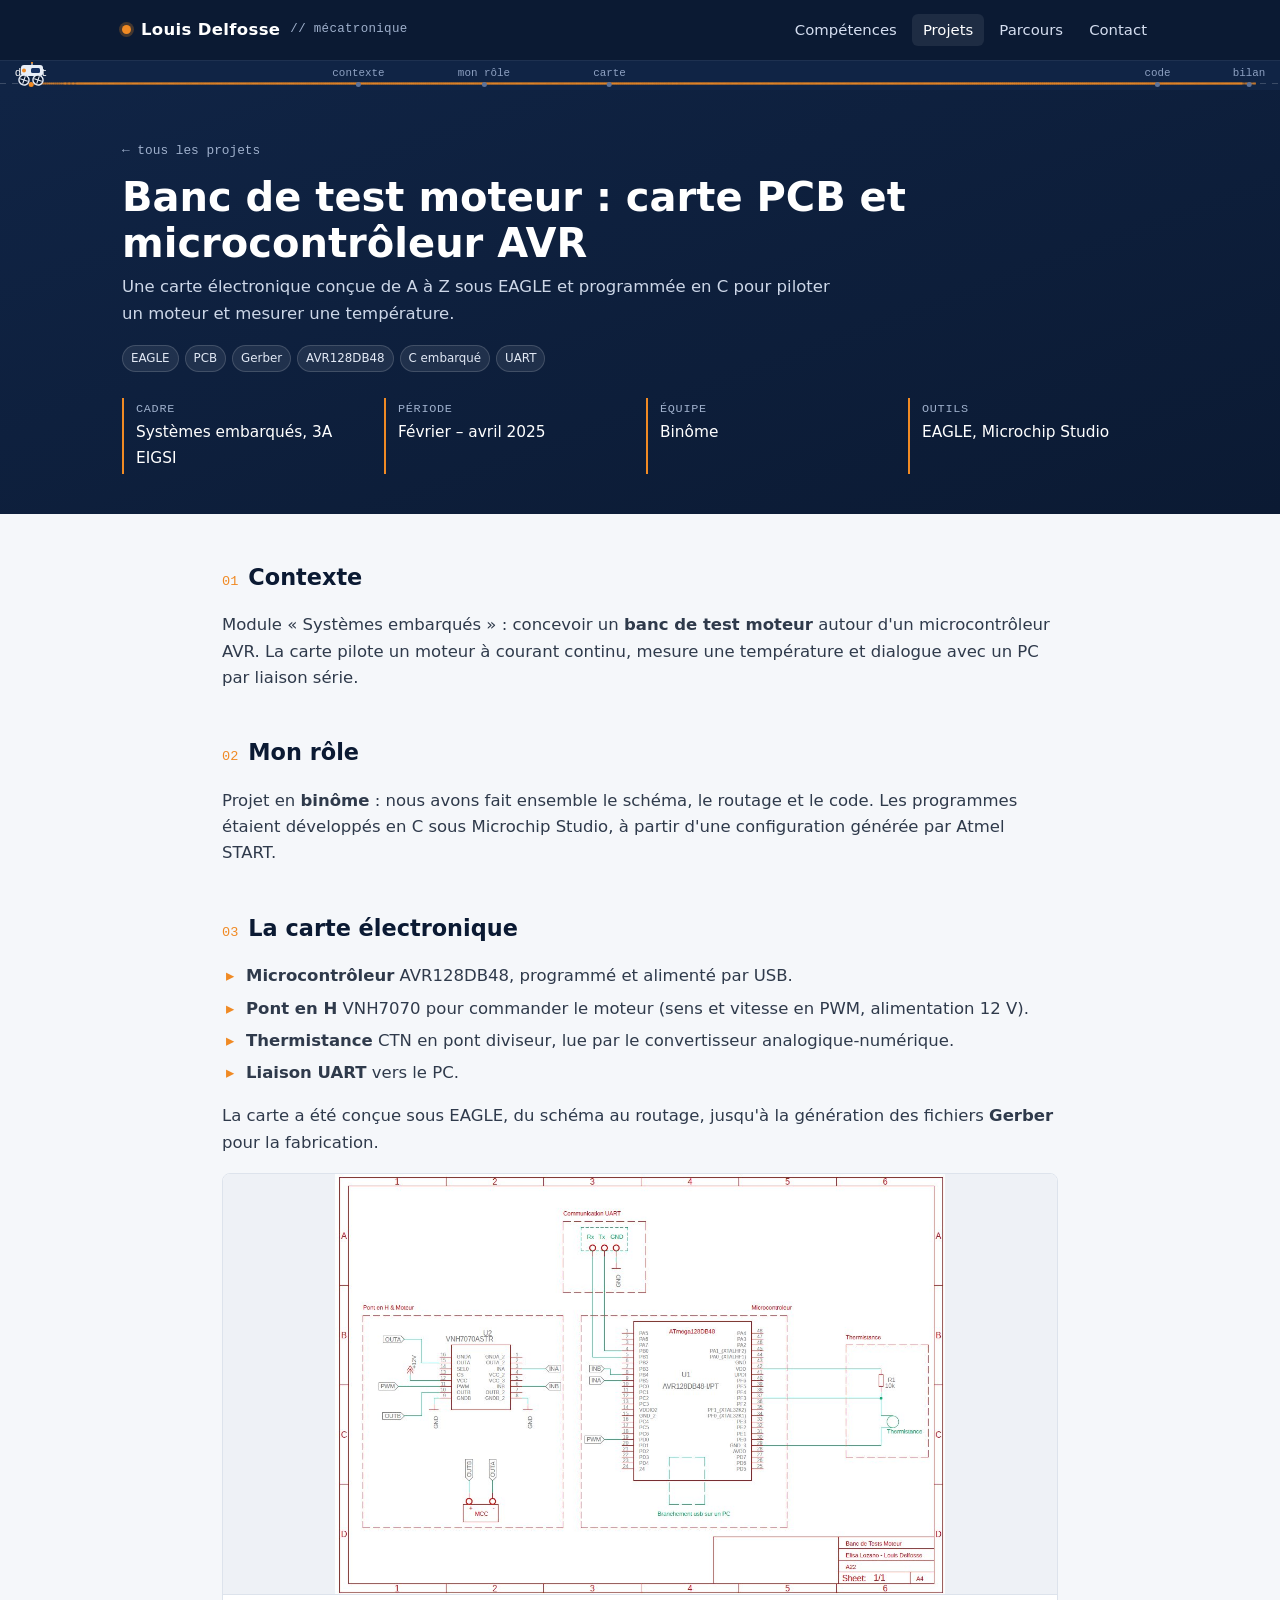
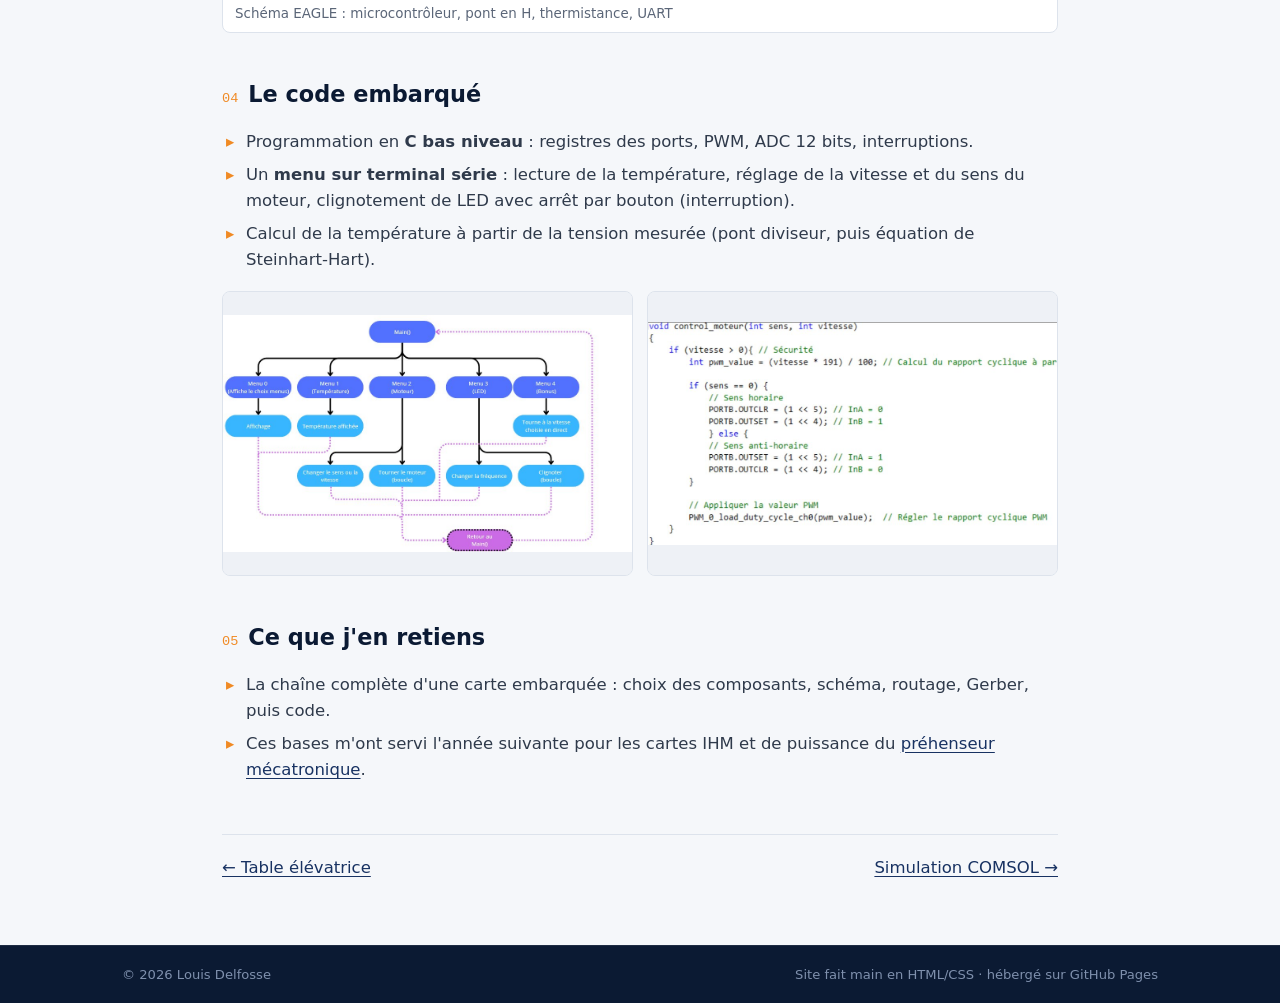
<file: projets/pcb-avr.html>
<!DOCTYPE html>
<html lang="fr">
<head>
  <meta charset="utf-8">
  <meta name="viewport" content="width=device-width, initial-scale=1">
  <title>Carte PCB et microcontrôleur AVR — Louis Delfosse</title>
  <meta name="description" content="Banc de test moteur : carte électronique sous EAGLE (AVR128DB48, pont en H, thermistance, UART) et code C bas niveau.">
  <link rel="icon" href="data:image/svg+xml,%3Csvg xmlns='http://www.w3.org/2000/svg' viewBox='0 0 32 32'%3E%3Crect width='32' height='32' rx='7' fill='%230b1a33'/%3E%3Ccircle cx='16' cy='16' r='5' fill='%23f08a24'/%3E%3C/svg%3E">
  <link rel="stylesheet" href="../assets/css/style.css">
</head>
<body>

<header class="site-header">
  <nav class="nav wrap" aria-label="Navigation principale">
    <a class="brand" href="../index.html"><span class="dot"></span>Louis Delfosse <small>// mécatronique</small></a>
    <button class="menu-btn" aria-expanded="false" aria-controls="menu">Menu</button>
    <ul id="menu">
      <li><a class="link" href="../index.html#competences">Compétences</a></li>
      <li><a class="link" href="../index.html#projets" aria-current="page">Projets</a></li>
      <li><a class="link" href="../index.html#parcours">Parcours</a></li>
      <li><a class="link" href="../index.html#contact">Contact</a></li>
    </ul>
  </nav>
  <div class="rail"></div>
</header>

<main>
  <section class="project-hero" id="haut" data-waypoint="début">
    <div class="wrap">
      <a class="crumb" href="../index.html#projets">← tous les projets</a>
      <h1>Banc de test moteur : carte PCB et microcontrôleur AVR</h1>
      <p class="lead">Une carte électronique conçue de A à Z sous EAGLE et programmée en C pour piloter un moteur et mesurer une température.</p>
      <div class="tags"><span class="tag">EAGLE</span><span class="tag">PCB</span><span class="tag">Gerber</span><span class="tag">AVR128DB48</span><span class="tag">C embarqué</span><span class="tag">UART</span></div>
      <div class="facts">
        <div class="fact"><b>Cadre</b><span>Systèmes embarqués, 3A EIGSI</span></div>
        <div class="fact"><b>Période</b><span>Février – avril 2025</span></div>
        <div class="fact"><b>Équipe</b><span>Binôme</span></div>
        <div class="fact"><b>Outils</b><span>EAGLE, Microchip Studio</span></div>
      </div>
    </div>
  </section>
  <article class="article">
    <div class="wrap">

      <h2 id="contexte" data-waypoint="contexte"><span class="num">01</span>Contexte</h2>
      <p>Module « Systèmes embarqués » : concevoir un <strong>banc de test moteur</strong> autour d'un microcontrôleur AVR. La carte pilote un moteur à courant continu, mesure une température et dialogue avec un PC par liaison série.</p>

      <h2 id="role" data-waypoint="mon rôle"><span class="num">02</span>Mon rôle</h2>
      <p>Projet en <strong>binôme</strong> : nous avons fait ensemble le schéma, le routage et le code. Les programmes étaient développés en C sous Microchip Studio, à partir d'une configuration générée par Atmel START.</p>

      <h2 id="carte" data-waypoint="carte"><span class="num">03</span>La carte électronique</h2>
      <ul class="checks">
        <li><strong>Microcontrôleur</strong> AVR128DB48, programmé et alimenté par USB.</li>
        <li><strong>Pont en H</strong> VNH7070 pour commander le moteur (sens et vitesse en PWM, alimentation 12 V).</li>
        <li><strong>Thermistance</strong> CTN en pont diviseur, lue par le convertisseur analogique-numérique.</li>
        <li><strong>Liaison UART</strong> vers le PC.</li>
      </ul>
      <p>La carte a été conçue sous EAGLE, du schéma au routage, jusqu'à la génération des fichiers <strong>Gerber</strong> pour la fabrication.</p>
      <figure><img src="../assets/img/pcb/schema-carte.jpg" alt="Schéma électronique du banc de test moteur" loading="lazy"><figcaption>Schéma EAGLE : microcontrôleur, pont en H, thermistance, UART</figcaption></figure>

      <h2 id="code" data-waypoint="code"><span class="num">04</span>Le code embarqué</h2>
      <ul class="checks">
        <li>Programmation en <strong>C bas niveau</strong> : registres des ports, PWM, ADC 12 bits, interruptions.</li>
        <li>Un <strong>menu sur terminal série</strong> : lecture de la température, réglage de la vitesse et du sens du moteur, clignotement de LED avec arrêt par bouton (interruption).</li>
        <li>Calcul de la température à partir de la tension mesurée (pont diviseur, puis équation de Steinhart-Hart).</li>
      </ul>
      <div class="gallery g2">
        <figure><img src="../assets/img/pcb/organigramme-menus.jpg" alt="Organigramme des menus" loading="lazy"><figcaption>Organigramme des menus du programme</figcaption></figure>
        <figure><img src="../assets/img/pcb/code-moteur.jpg" alt="Extrait de code C de commande du moteur" loading="lazy"><figcaption>Commande du moteur : sens par les broches du pont en H, vitesse en PWM</figcaption></figure>
      </div>

      <h2 id="resultats" data-waypoint="bilan"><span class="num">05</span>Ce que j'en retiens</h2>
      <ul class="checks">
        <li>La chaîne complète d'une carte embarquée : choix des composants, schéma, routage, Gerber, puis code.</li>
        <li>Ces bases m'ont servi l'année suivante pour les cartes IHM et de puissance du <a href="prehenseur.html">préhenseur mécatronique</a>.</li>
      </ul>

      <div class="next-prev">
        <a href="table-elevatrice.html">← Table élévatrice</a>
        <a href="comsol.html">Simulation COMSOL →</a>
      </div>
    </div>
  </article>
</main>

<footer class="site-footer">
  <div class="wrap">
    <span>© 2026 Louis Delfosse</span>
    <span>Site fait main en HTML/CSS · hébergé sur GitHub Pages</span>
  </div>
</footer>

<script src="../assets/js/main.js"></script>
</body>
</html>
</file>
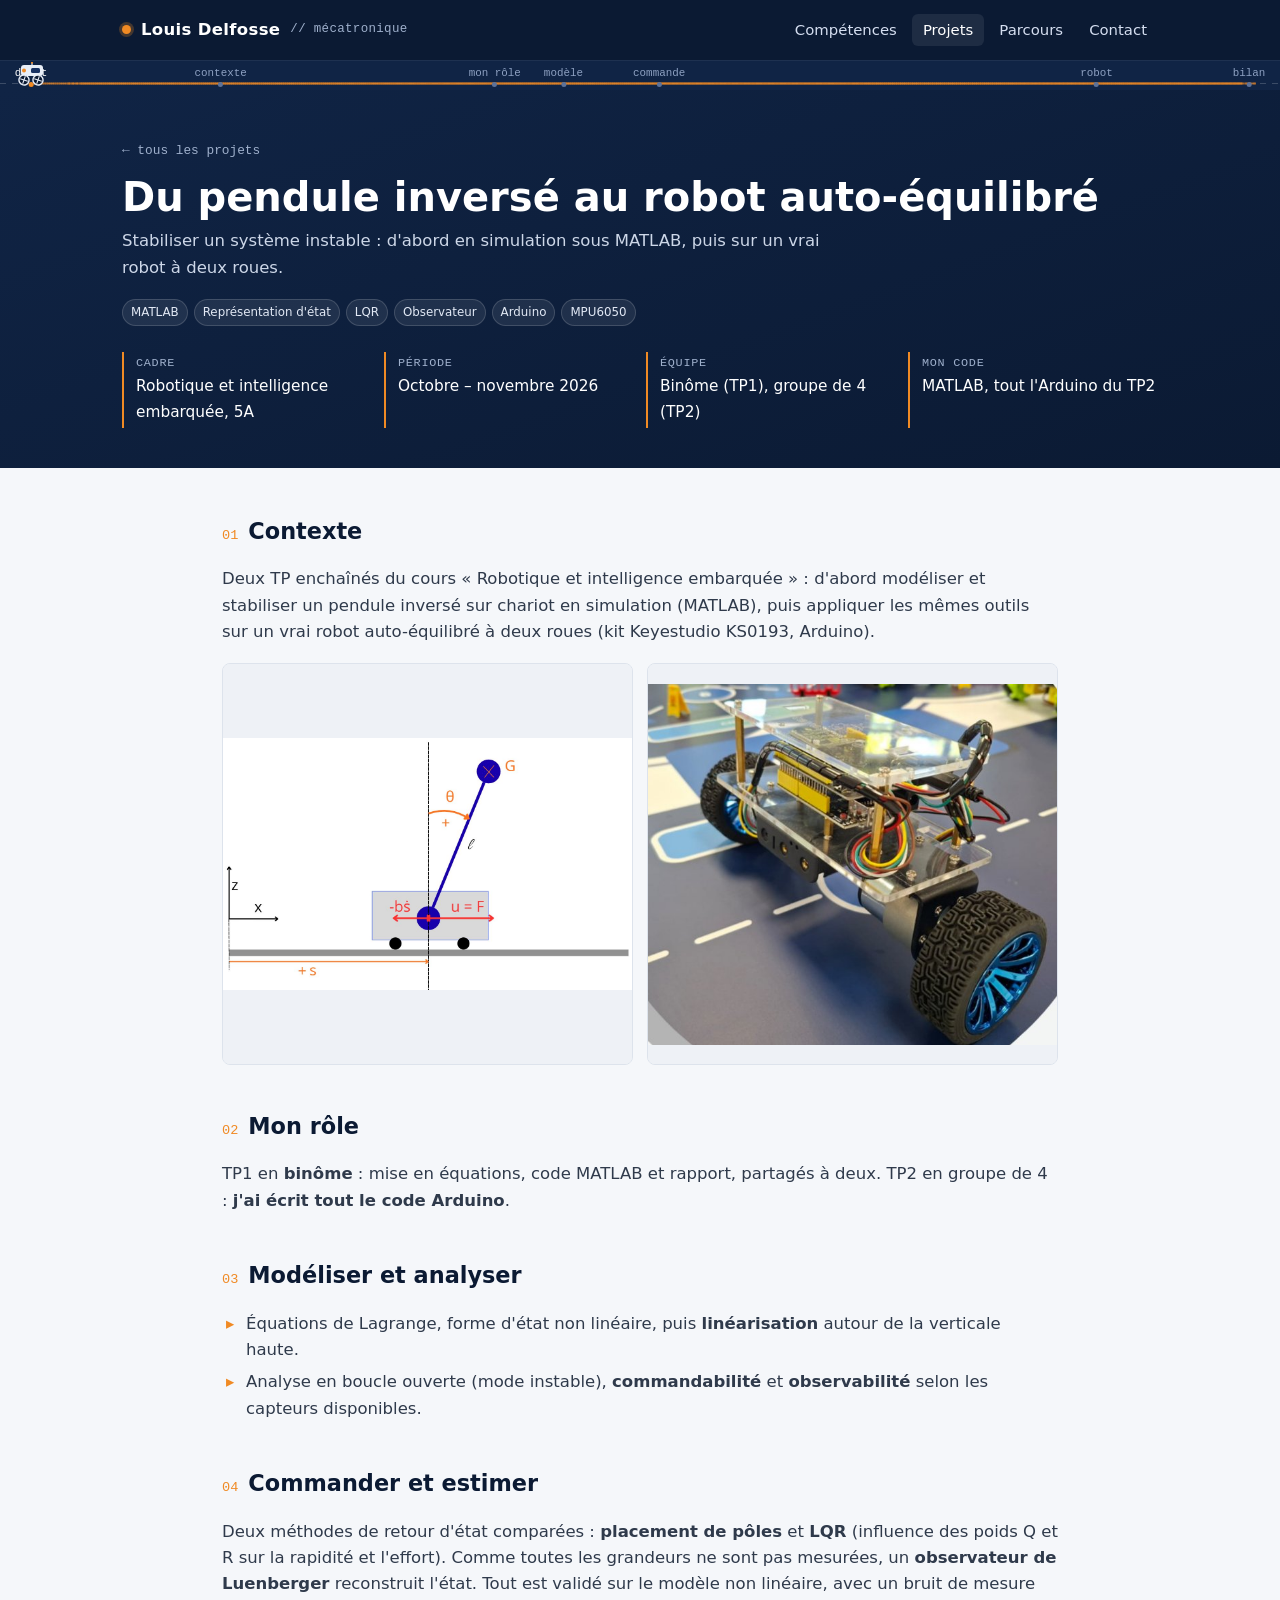
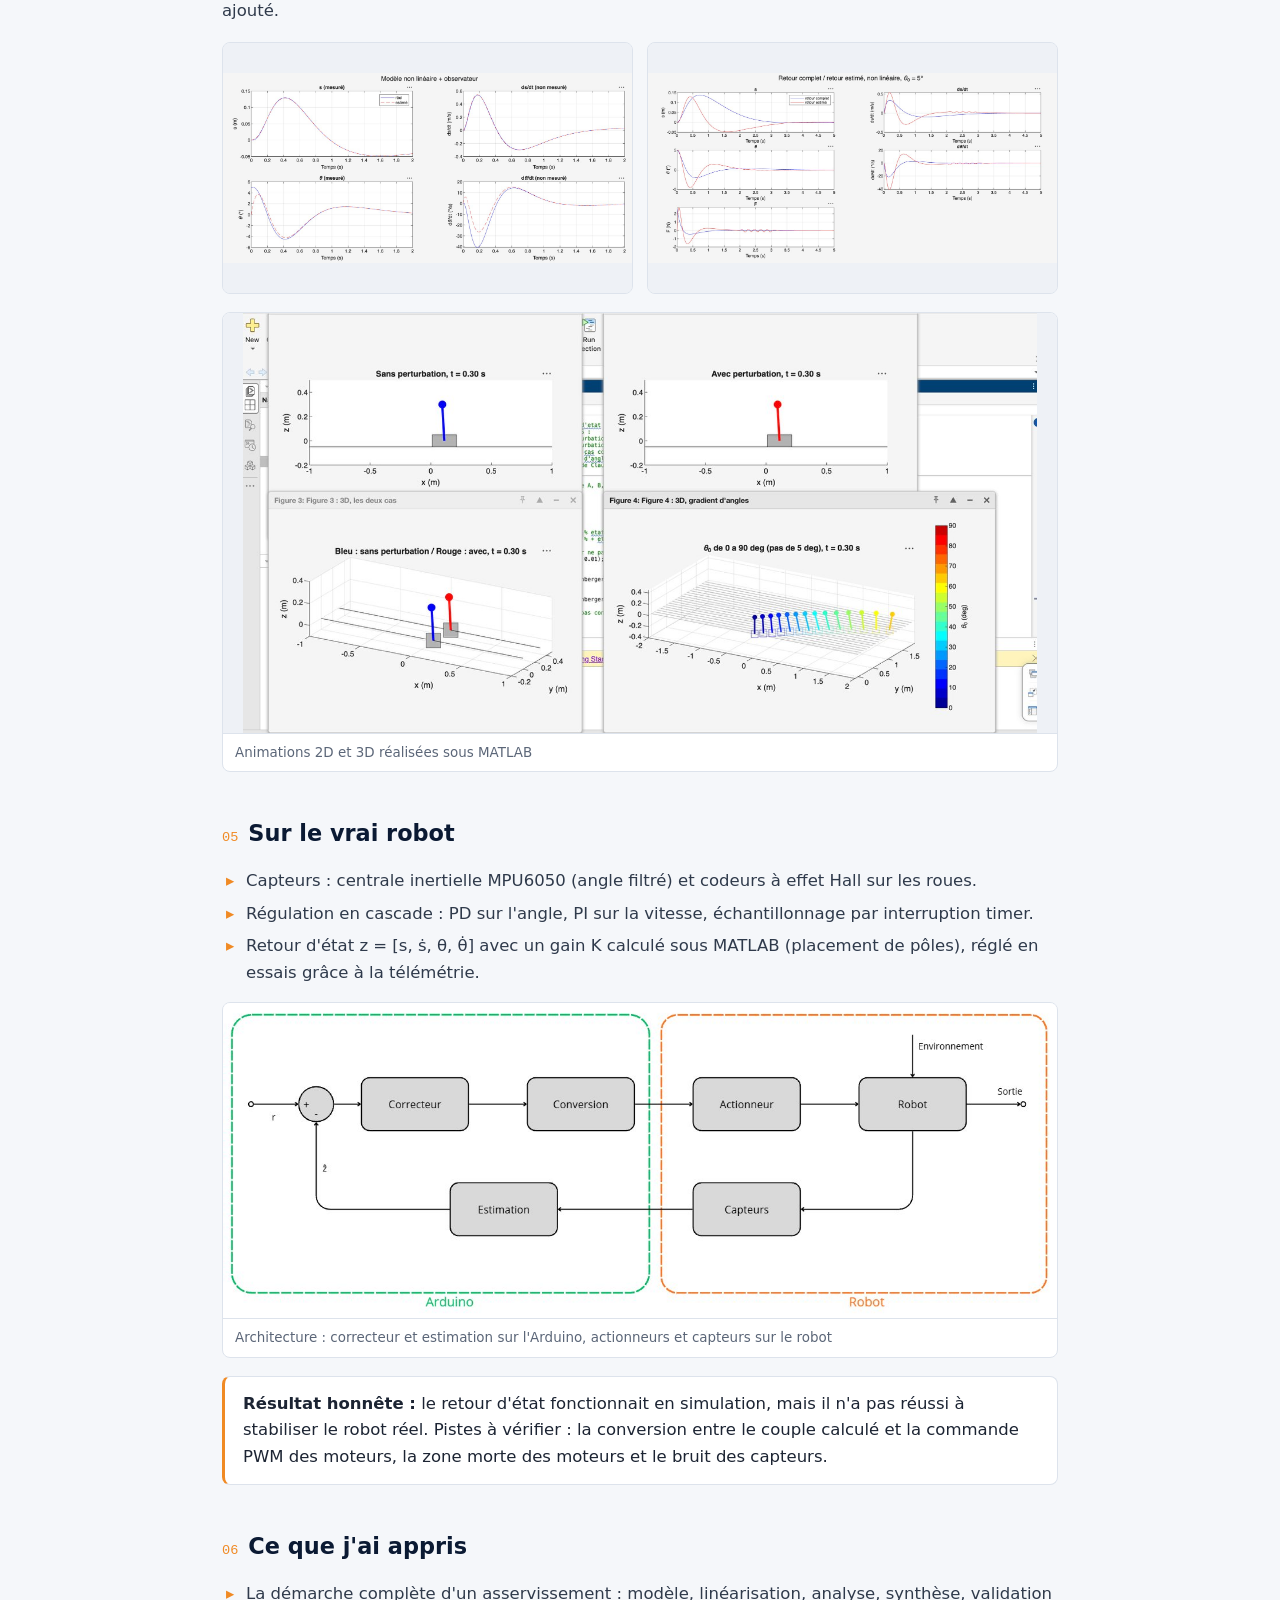
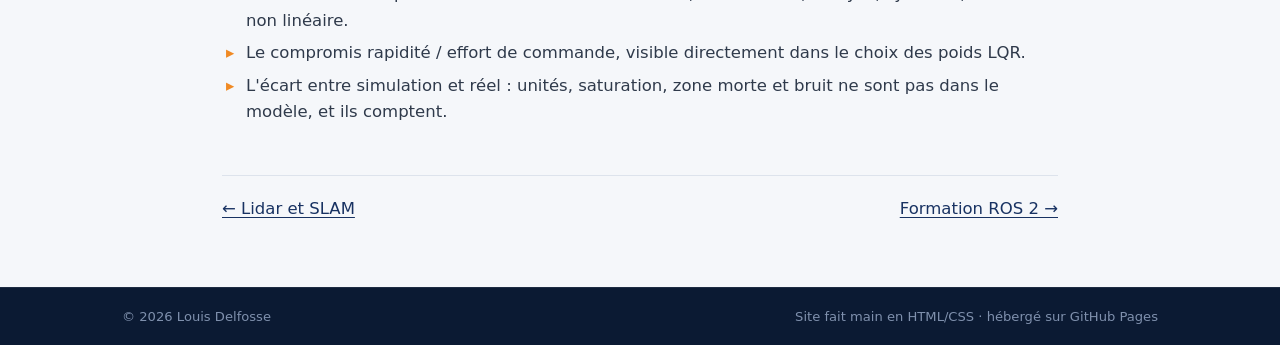
<file: projets/pendule.html>
<!DOCTYPE html>
<html lang="fr">
<head>
  <meta charset="utf-8">
  <meta name="viewport" content="width=device-width, initial-scale=1">
  <title>Du pendule inversé au robot auto-équilibré — Louis Delfosse</title>
  <meta name="description" content="Modélisation et commande d'un pendule inversé sous MATLAB (placement de pôles, LQR, observateur), puis essais de retour d'état sur un robot auto-équilibré Arduino.">
  <link rel="icon" href="data:image/svg+xml,%3Csvg xmlns='http://www.w3.org/2000/svg' viewBox='0 0 32 32'%3E%3Crect width='32' height='32' rx='7' fill='%230b1a33'/%3E%3Ccircle cx='16' cy='16' r='5' fill='%23f08a24'/%3E%3C/svg%3E">
  <link rel="stylesheet" href="../assets/css/style.css">
</head>
<body>

<header class="site-header">
  <nav class="nav wrap" aria-label="Navigation principale">
    <a class="brand" href="../index.html"><span class="dot"></span>Louis Delfosse <small>// mécatronique</small></a>
    <button class="menu-btn" aria-expanded="false" aria-controls="menu">Menu</button>
    <ul id="menu">
      <li><a class="link" href="../index.html#competences">Compétences</a></li>
      <li><a class="link" href="../index.html#projets" aria-current="page">Projets</a></li>
      <li><a class="link" href="../index.html#parcours">Parcours</a></li>
      <li><a class="link" href="../index.html#contact">Contact</a></li>
    </ul>
  </nav>
  <div class="rail"></div>
</header>

<main>
  <section class="project-hero" id="haut" data-waypoint="début">
    <div class="wrap">
      <a class="crumb" href="../index.html#projets">← tous les projets</a>
      <h1>Du pendule inversé au robot auto-équilibré</h1>
      <p class="lead">Stabiliser un système instable : d'abord en simulation sous MATLAB, puis sur un vrai robot à deux roues.</p>
      <div class="tags"><span class="tag">MATLAB</span><span class="tag">Représentation d'état</span><span class="tag">LQR</span><span class="tag">Observateur</span><span class="tag">Arduino</span><span class="tag">MPU6050</span></div>
      <div class="facts">
        <div class="fact"><b>Cadre</b><span>Robotique et intelligence embarquée, 5A</span></div>
        <div class="fact"><b>Période</b><span>Octobre – novembre 2026</span></div>
        <div class="fact"><b>Équipe</b><span>Binôme (TP1), groupe de 4 (TP2)</span></div>
        <div class="fact"><b>Mon code</b><span>MATLAB, tout l'Arduino du TP2</span></div>
      </div>
    </div>
  </section>
  <article class="article">
    <div class="wrap">

      <h2 id="contexte" data-waypoint="contexte"><span class="num">01</span>Contexte</h2>
      <p>Deux TP enchaînés du cours « Robotique et intelligence embarquée » : d'abord modéliser et stabiliser un pendule inversé sur chariot en simulation (MATLAB), puis appliquer les mêmes outils sur un vrai robot auto-équilibré à deux roues (kit Keyestudio KS0193, Arduino).</p>
      <div class="gallery g2">
        <figure><img src="../assets/img/pendule/schema-pendule.jpg" alt="Schéma du pendule inversé sur chariot" loading="lazy"><figcaption>Le modèle : chariot, pendule, force de commande</figcaption></figure>
        <figure><img src="../assets/img/pendule/robot-keyestudio.jpg" alt="Robot auto-équilibré Keyestudio" loading="lazy"><figcaption>Le robot auto-équilibré du TP2</figcaption></figure>
      </div>

      <h2 id="role" data-waypoint="mon rôle"><span class="num">02</span>Mon rôle</h2>
      <p>TP1 en <strong>binôme</strong> : mise en équations, code MATLAB et rapport, partagés à deux. TP2 en groupe de 4 : <strong>j'ai écrit tout le code Arduino</strong>.</p>

      <h2 id="modele" data-waypoint="modèle"><span class="num">03</span>Modéliser et analyser</h2>
      <ul class="checks">
        <li>Équations de Lagrange, forme d'état non linéaire, puis <strong>linéarisation</strong> autour de la verticale haute.</li>
        <li>Analyse en boucle ouverte (mode instable), <strong>commandabilité</strong> et <strong>observabilité</strong> selon les capteurs disponibles.</li>
      </ul>

      <h2 id="commande" data-waypoint="commande"><span class="num">04</span>Commander et estimer</h2>
      <p>Deux méthodes de retour d'état comparées : <strong>placement de pôles</strong> et <strong>LQR</strong> (influence des poids Q et R sur la rapidité et l'effort). Comme toutes les grandeurs ne sont pas mesurées, un <strong>observateur de Luenberger</strong> reconstruit l'état. Tout est validé sur le modèle non linéaire, avec un bruit de mesure ajouté.</p>
      <div class="gallery g2">
        <figure><img src="../assets/img/pendule/observateur-non-lineaire.jpg" alt="Courbes réel contre estimé avec observateur" loading="lazy"><figcaption>Observateur sur le modèle non linéaire : réel et estimé se superposent</figcaption></figure>
        <figure><img src="../assets/img/pendule/retour-complet-vs-estime.jpg" alt="Comparaison retour d'état complet et estimé" loading="lazy"><figcaption>Retour d'état complet contre retour estimé</figcaption></figure>
      </div>
      <figure><img src="../assets/img/pendule/animations.jpg" alt="Animations 2D et 3D du pendule sous MATLAB" loading="lazy"><figcaption>Animations 2D et 3D réalisées sous MATLAB</figcaption></figure>

      <h2 id="robot" data-waypoint="robot"><span class="num">05</span>Sur le vrai robot</h2>
      <ul class="checks">
        <li>Capteurs : centrale inertielle MPU6050 (angle filtré) et codeurs à effet Hall sur les roues.</li>
        <li>Régulation en cascade : PD sur l'angle, PI sur la vitesse, échantillonnage par interruption timer.</li>
        <li>Retour d'état z = [s, ṡ, θ, θ̇] avec un gain K calculé sous MATLAB (placement de pôles), réglé en essais grâce à la télémétrie.</li>
      </ul>
      <figure><img src="../assets/img/pendule/architecture-arduino.jpg" alt="Architecture de la boucle de commande" loading="lazy"><figcaption>Architecture : correcteur et estimation sur l'Arduino, actionneurs et capteurs sur le robot</figcaption></figure>
      <div class="callout warn">
        <strong>Résultat honnête :</strong> le retour d'état fonctionnait en simulation, mais il n'a pas réussi à stabiliser le robot réel. Pistes à vérifier : la conversion entre le couple calculé et la commande PWM des moteurs, la zone morte des moteurs et le bruit des capteurs.
      </div>

      <h2 id="resultats" data-waypoint="bilan"><span class="num">06</span>Ce que j'ai appris</h2>
      <ul class="checks">
        <li>La démarche complète d'un asservissement : modèle, linéarisation, analyse, synthèse, validation non linéaire.</li>
        <li>Le compromis rapidité / effort de commande, visible directement dans le choix des poids LQR.</li>
        <li>L'écart entre simulation et réel : unités, saturation, zone morte et bruit ne sont pas dans le modèle, et ils comptent.</li>
      </ul>

      <div class="next-prev">
        <a href="lidar.html">← Lidar et SLAM</a>
        <a href="ros2.html">Formation ROS 2 →</a>
      </div>
    </div>
  </article>
</main>

<footer class="site-footer">
  <div class="wrap">
    <span>© 2026 Louis Delfosse</span>
    <span>Site fait main en HTML/CSS · hébergé sur GitHub Pages</span>
  </div>
</footer>

<script src="../assets/js/main.js"></script>
</body>
</html>
</file>
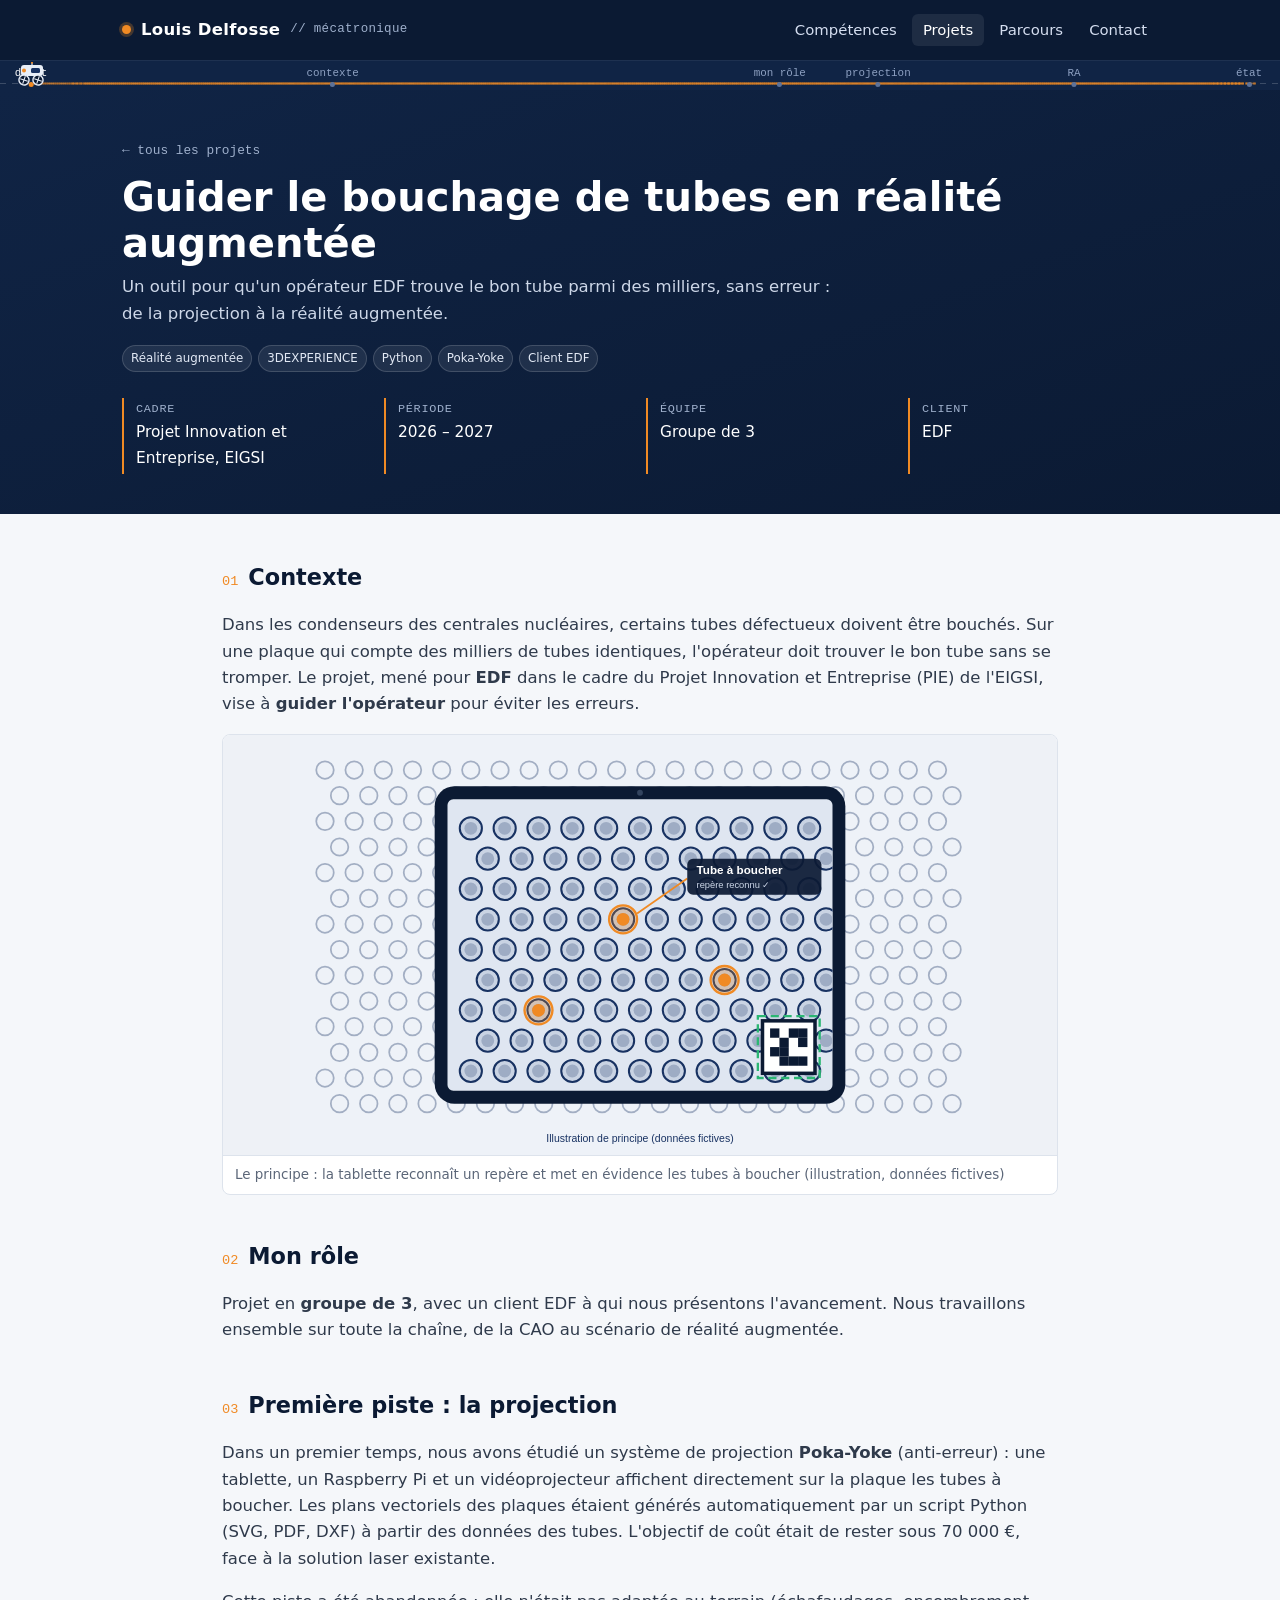
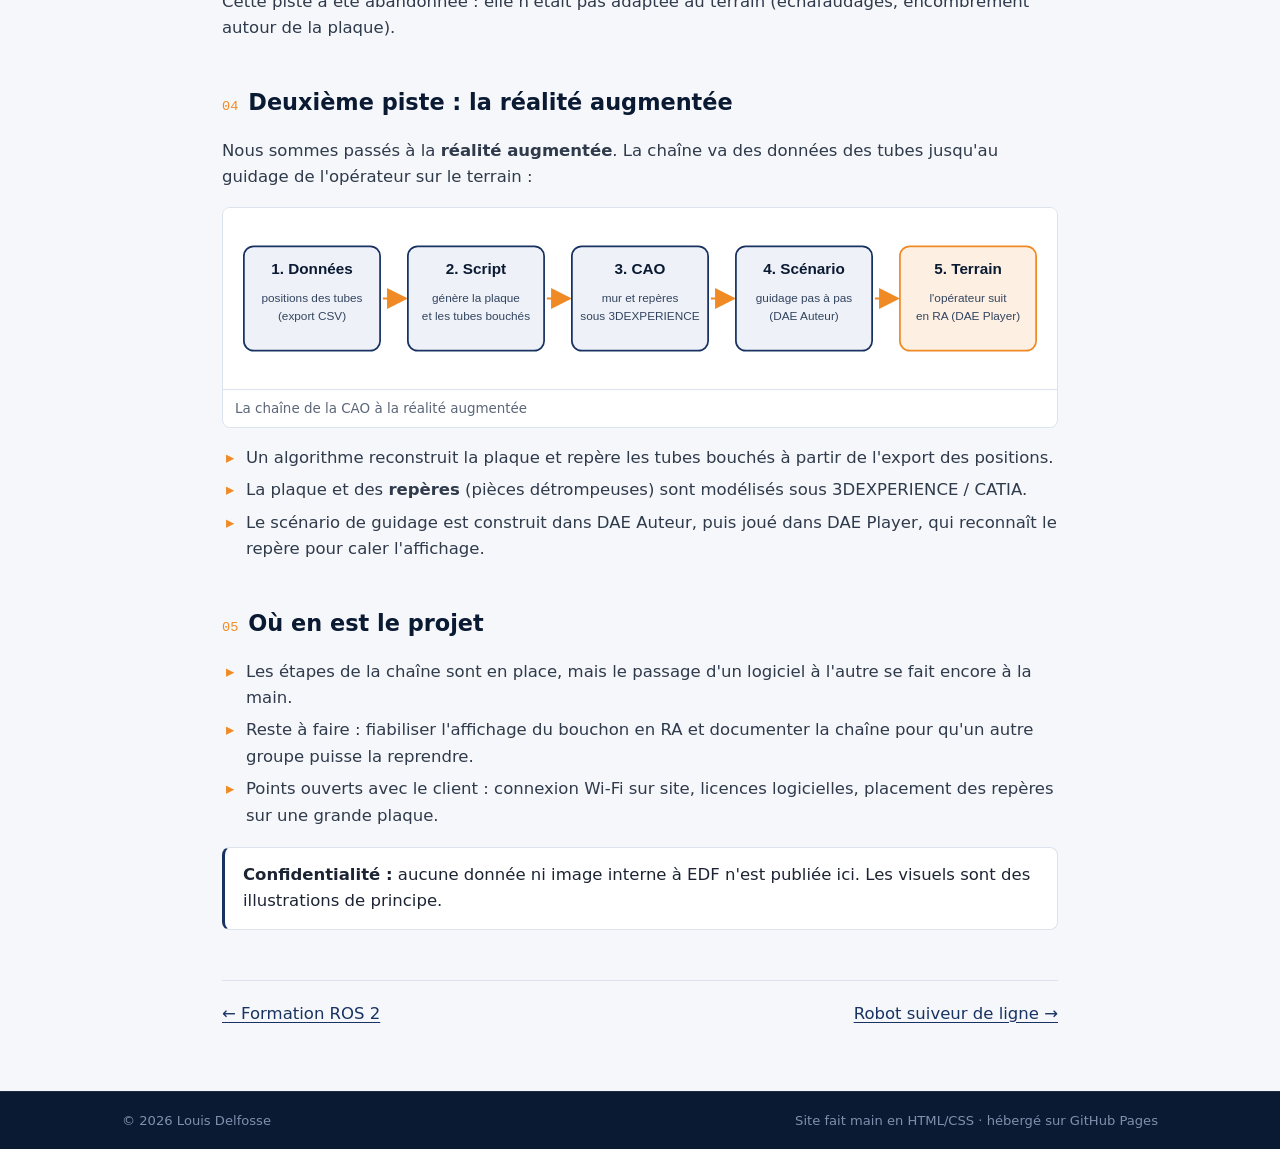
<file: projets/pie-edf.html>
<!DOCTYPE html>
<html lang="fr">
<head>
  <meta charset="utf-8">
  <meta name="viewport" content="width=device-width, initial-scale=1">
  <title>Guidage en réalité augmentée pour EDF — Louis Delfosse</title>
  <meta name="description" content="Projet PIE pour EDF : guider l'opérateur lors du bouchage de tubes de condenseur, de la projection Poka-Yoke à la réalité augmentée (3DEXPERIENCE, DAE).">
  <link rel="icon" href="data:image/svg+xml,%3Csvg xmlns='http://www.w3.org/2000/svg' viewBox='0 0 32 32'%3E%3Crect width='32' height='32' rx='7' fill='%230b1a33'/%3E%3Ccircle cx='16' cy='16' r='5' fill='%23f08a24'/%3E%3C/svg%3E">
  <link rel="stylesheet" href="../assets/css/style.css">
</head>
<body>

<header class="site-header">
  <nav class="nav wrap" aria-label="Navigation principale">
    <a class="brand" href="../index.html"><span class="dot"></span>Louis Delfosse <small>// mécatronique</small></a>
    <button class="menu-btn" aria-expanded="false" aria-controls="menu">Menu</button>
    <ul id="menu">
      <li><a class="link" href="../index.html#competences">Compétences</a></li>
      <li><a class="link" href="../index.html#projets" aria-current="page">Projets</a></li>
      <li><a class="link" href="../index.html#parcours">Parcours</a></li>
      <li><a class="link" href="../index.html#contact">Contact</a></li>
    </ul>
  </nav>
  <div class="rail"></div>
</header>

<main>
  <section class="project-hero" id="haut" data-waypoint="début">
    <div class="wrap">
      <a class="crumb" href="../index.html#projets">← tous les projets</a>
      <h1>Guider le bouchage de tubes en réalité augmentée</h1>
      <p class="lead">Un outil pour qu'un opérateur EDF trouve le bon tube parmi des milliers, sans erreur : de la projection à la réalité augmentée.</p>
      <div class="tags"><span class="tag">Réalité augmentée</span><span class="tag">3DEXPERIENCE</span><span class="tag">Python</span><span class="tag">Poka-Yoke</span><span class="tag">Client EDF</span></div>
      <div class="facts">
        <div class="fact"><b>Cadre</b><span>Projet Innovation et Entreprise, EIGSI</span></div>
        <div class="fact"><b>Période</b><span>2026 – 2027</span></div>
        <div class="fact"><b>Équipe</b><span>Groupe de 3</span></div>
        <div class="fact"><b>Client</b><span>EDF</span></div>
      </div>
    </div>
  </section>
  <article class="article">
    <div class="wrap">

      <h2 id="contexte" data-waypoint="contexte"><span class="num">01</span>Contexte</h2>
      <p>Dans les condenseurs des centrales nucléaires, certains tubes défectueux doivent être bouchés. Sur une plaque qui compte des milliers de tubes identiques, l'opérateur doit trouver le bon tube sans se tromper. Le projet, mené pour <strong>EDF</strong> dans le cadre du Projet Innovation et Entreprise (PIE) de l'EIGSI, vise à <strong>guider l'opérateur</strong> pour éviter les erreurs.</p>
      <figure><img src="../assets/img/pie/illustration-ra.svg" alt="Illustration de principe : une tablette en réalité augmentée met en évidence les tubes à boucher sur une plaque" loading="lazy"><figcaption>Le principe : la tablette reconnaît un repère et met en évidence les tubes à boucher (illustration, données fictives)</figcaption></figure>

      <h2 id="role" data-waypoint="mon rôle"><span class="num">02</span>Mon rôle</h2>
      <p>Projet en <strong>groupe de 3</strong>, avec un client EDF à qui nous présentons l'avancement. Nous travaillons ensemble sur toute la chaîne, de la CAO au scénario de réalité augmentée.</p>

      <h2 id="v1" data-waypoint="projection"><span class="num">03</span>Première piste : la projection</h2>
      <p>Dans un premier temps, nous avons étudié un système de projection <strong>Poka-Yoke</strong> (anti-erreur) : une tablette, un Raspberry Pi et un vidéoprojecteur affichent directement sur la plaque les tubes à boucher. Les plans vectoriels des plaques étaient générés automatiquement par un script Python (SVG, PDF, DXF) à partir des données des tubes. L'objectif de coût était de rester sous 70 000 €, face à la solution laser existante.</p>
      <p>Cette piste a été abandonnée : elle n'était pas adaptée au terrain (échafaudages, encombrement autour de la plaque).</p>

      <h2 id="ra" data-waypoint="RA"><span class="num">04</span>Deuxième piste : la réalité augmentée</h2>
      <p>Nous sommes passés à la <strong>réalité augmentée</strong>. La chaîne va des données des tubes jusqu'au guidage de l'opérateur sur le terrain :</p>
      <figure><img src="../assets/img/pie/chaine-cao-ra.svg" alt="Chaîne logicielle : données, script, CAO, scénario, terrain" loading="lazy"><figcaption>La chaîne de la CAO à la réalité augmentée</figcaption></figure>
      <ul class="checks">
        <li>Un algorithme reconstruit la plaque et repère les tubes bouchés à partir de l'export des positions.</li>
        <li>La plaque et des <strong>repères</strong> (pièces détrompeuses) sont modélisés sous 3DEXPERIENCE / CATIA.</li>
        <li>Le scénario de guidage est construit dans DAE Auteur, puis joué dans DAE Player, qui reconnaît le repère pour caler l'affichage.</li>
      </ul>

      <h2 id="suite" data-waypoint="état"><span class="num">05</span>Où en est le projet</h2>
      <ul class="checks">
        <li>Les étapes de la chaîne sont en place, mais le passage d'un logiciel à l'autre se fait encore à la main.</li>
        <li>Reste à faire : fiabiliser l'affichage du bouchon en RA et documenter la chaîne pour qu'un autre groupe puisse la reprendre.</li>
        <li>Points ouverts avec le client : connexion Wi-Fi sur site, licences logicielles, placement des repères sur une grande plaque.</li>
      </ul>
      <div class="callout">
        <strong>Confidentialité :</strong> aucune donnée ni image interne à EDF n'est publiée ici. Les visuels sont des illustrations de principe.
      </div>

      <div class="next-prev">
        <a href="ros2.html">← Formation ROS 2</a>
        <a href="robot-suiveur.html">Robot suiveur de ligne →</a>
      </div>
    </div>
  </article>
</main>

<footer class="site-footer">
  <div class="wrap">
    <span>© 2026 Louis Delfosse</span>
    <span>Site fait main en HTML/CSS · hébergé sur GitHub Pages</span>
  </div>
</footer>

<script src="../assets/js/main.js"></script>
</body>
</html>
</file>
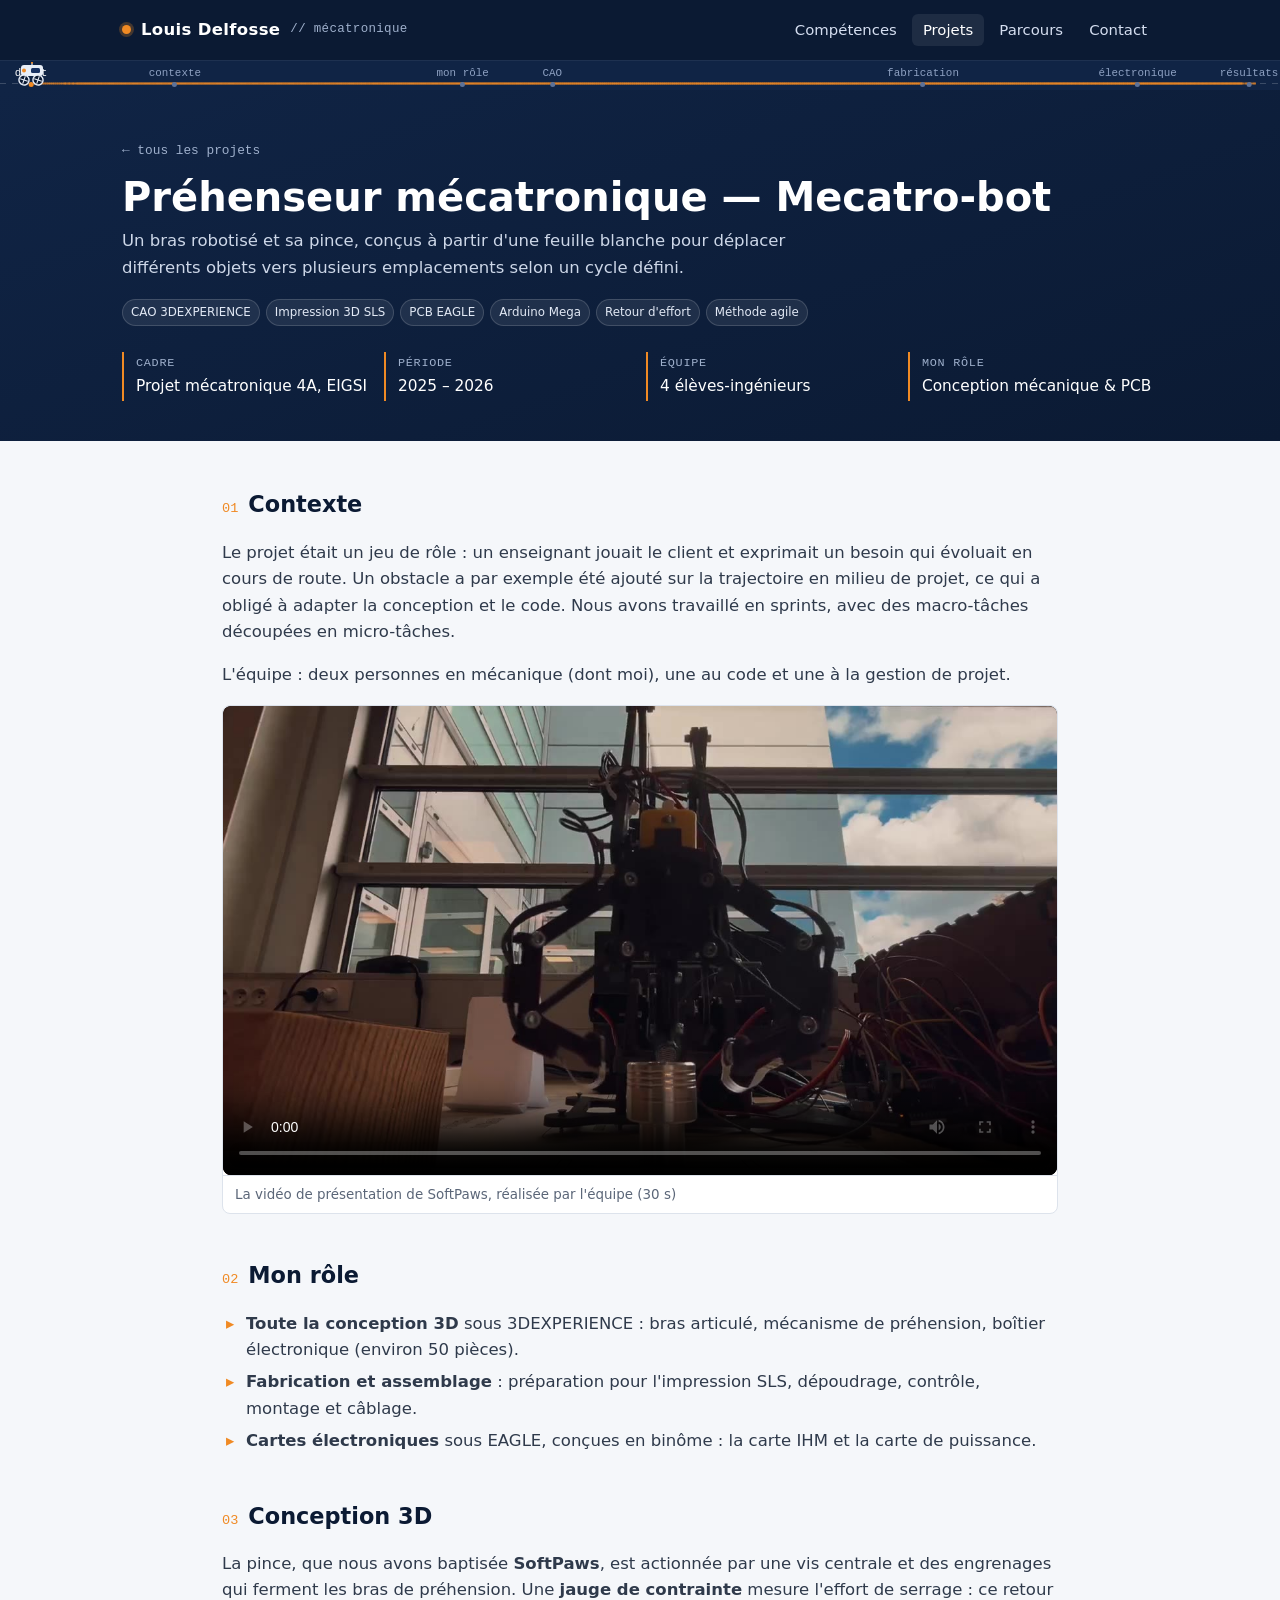
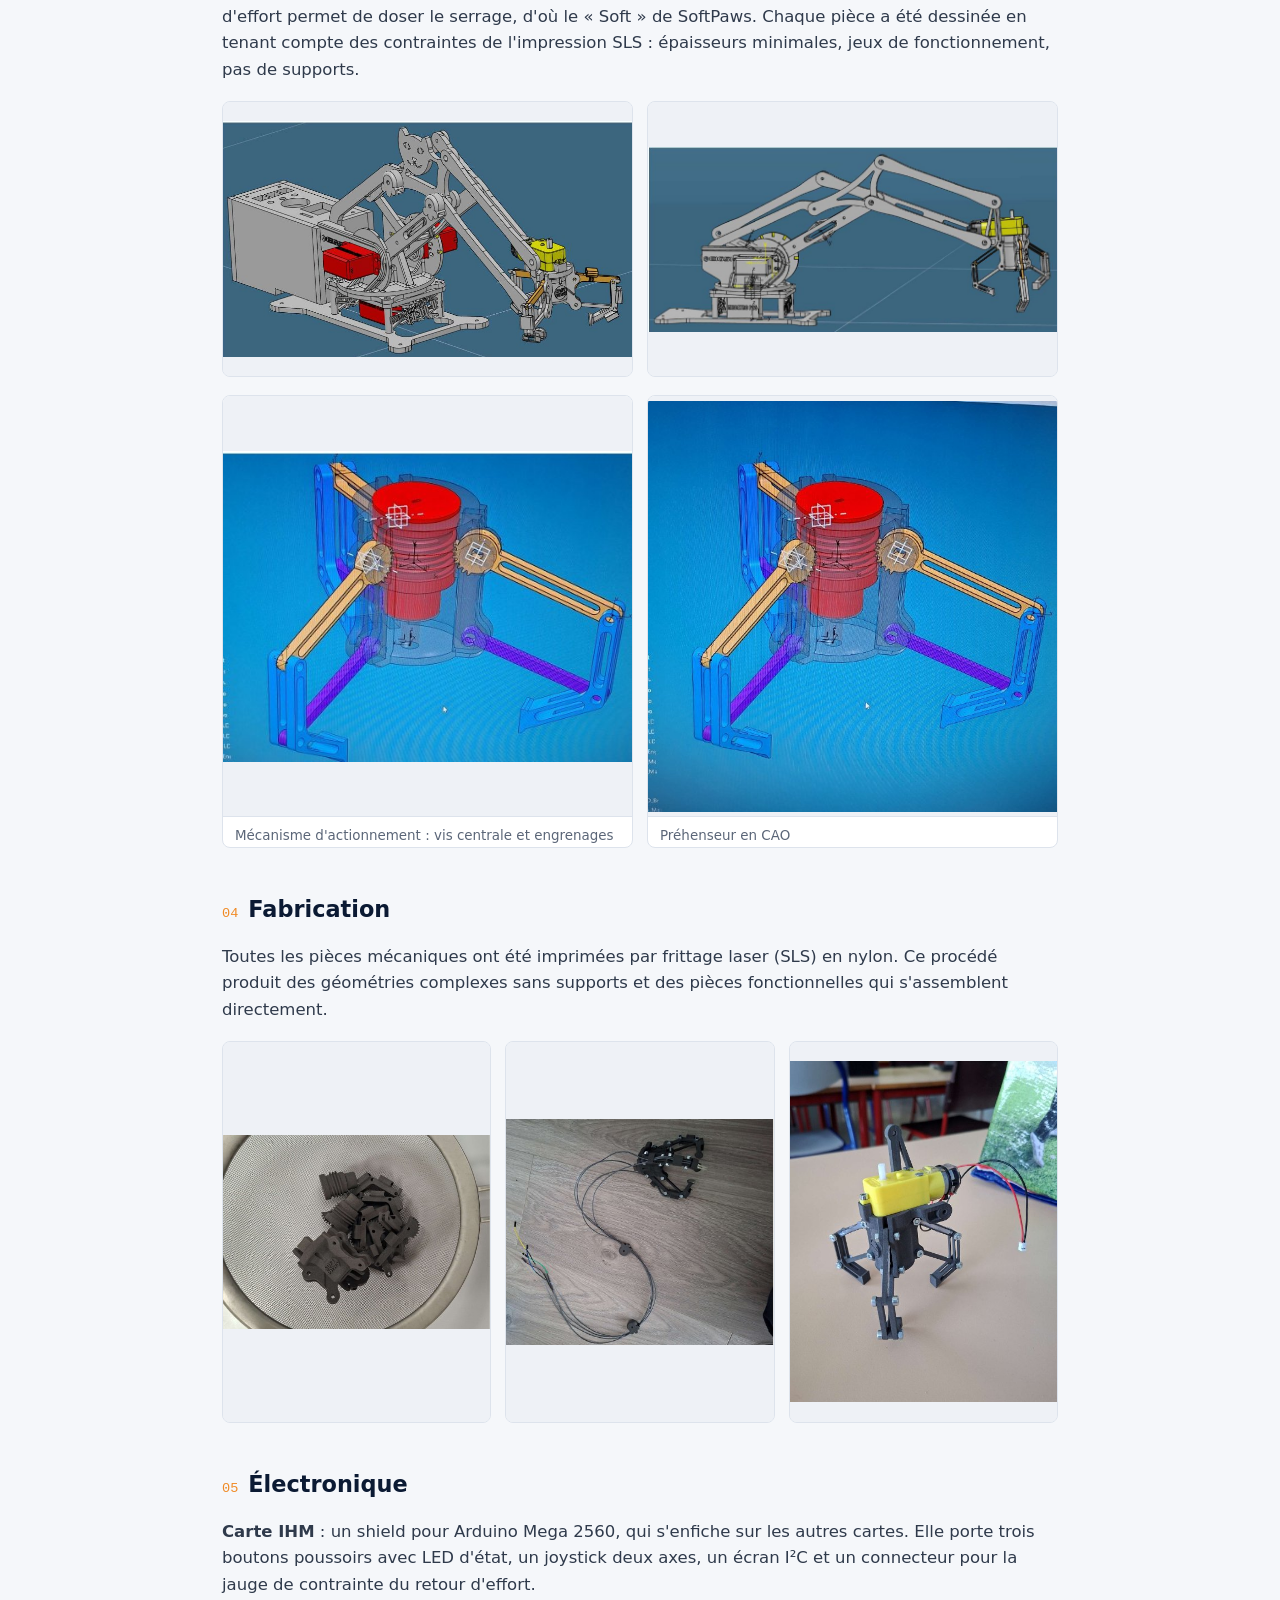
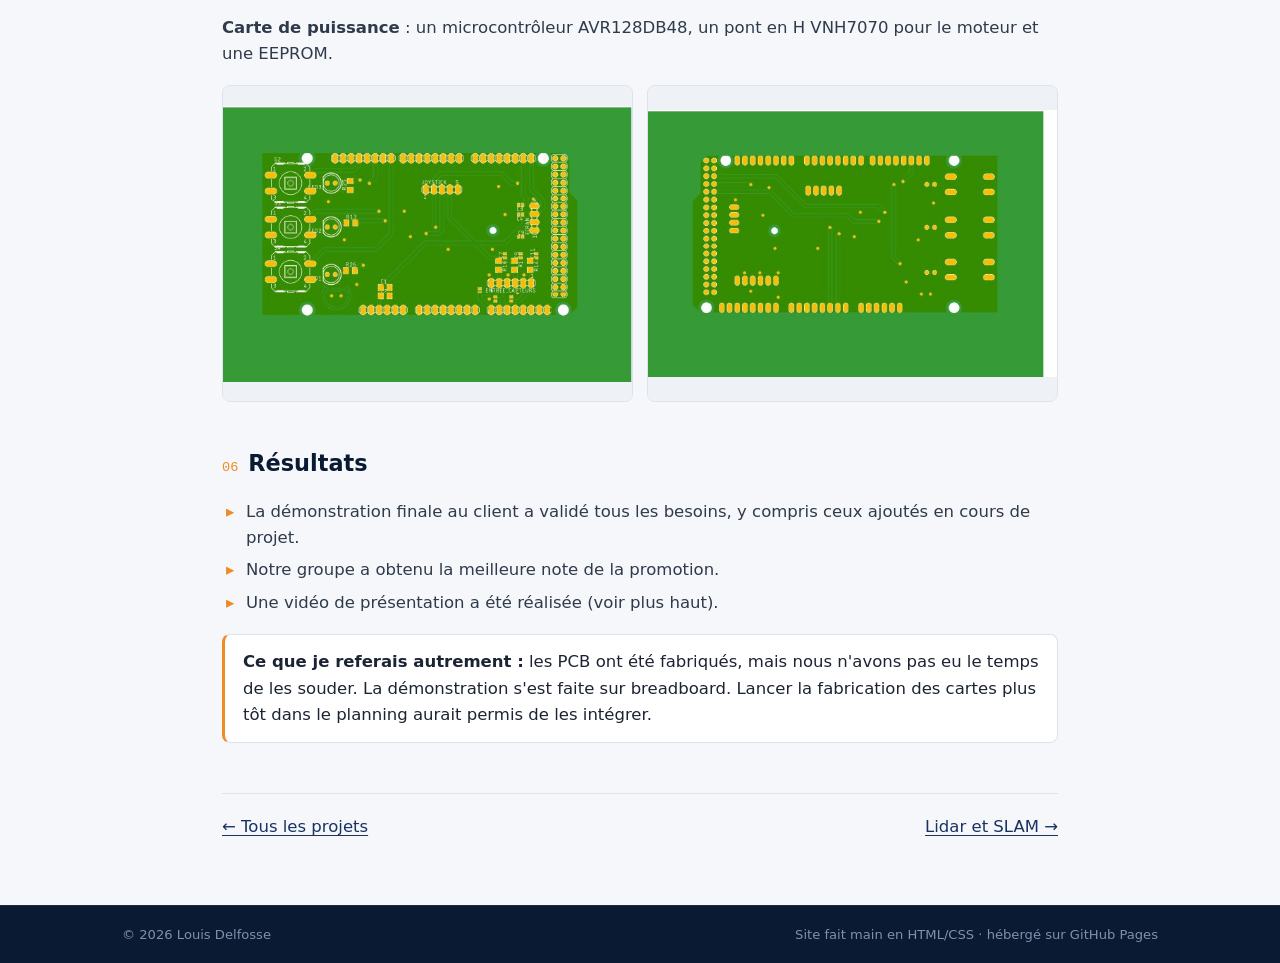
<file: projets/prehenseur.html>
<!DOCTYPE html>
<html lang="fr">
<head>
  <meta charset="utf-8">
  <meta name="viewport" content="width=device-width, initial-scale=1">
  <title>Préhenseur mécatronique — Louis Delfosse</title>
  <meta name="description" content="Conception complète d'un bras robotisé et de son préhenseur : CAO 3DEXPERIENCE, impression SLS, cartes PCB EAGLE. Projet mécatronique EIGSI 2025-2026.">
  <link rel="icon" href="data:image/svg+xml,%3Csvg xmlns='http://www.w3.org/2000/svg' viewBox='0 0 32 32'%3E%3Crect width='32' height='32' rx='7' fill='%230b1a33'/%3E%3Ccircle cx='16' cy='16' r='5' fill='%23f08a24'/%3E%3C/svg%3E">
  <link rel="stylesheet" href="../assets/css/style.css">
</head>
<body>

<header class="site-header">
  <nav class="nav wrap" aria-label="Navigation principale">
    <a class="brand" href="../index.html"><span class="dot"></span>Louis Delfosse <small>// mécatronique</small></a>
    <button class="menu-btn" aria-expanded="false" aria-controls="menu">Menu</button>
    <ul id="menu">
      <li><a class="link" href="../index.html#competences">Compétences</a></li>
      <li><a class="link" href="../index.html#projets" aria-current="page">Projets</a></li>
      <li><a class="link" href="../index.html#parcours">Parcours</a></li>
      <li><a class="link" href="../index.html#contact">Contact</a></li>
    </ul>
  </nav>
  <div class="rail"></div>
</header>

<main>
  <section class="project-hero" id="haut" data-waypoint="début">
    <div class="wrap">
      <a class="crumb" href="../index.html#projets">← tous les projets</a>
      <h1>Préhenseur mécatronique — Mecatro-bot</h1>
      <p class="lead">Un bras robotisé et sa pince, conçus à partir d'une feuille blanche pour déplacer différents objets vers plusieurs emplacements selon un cycle défini.</p>
      <div class="tags"><span class="tag">CAO 3DEXPERIENCE</span><span class="tag">Impression 3D SLS</span><span class="tag">PCB EAGLE</span><span class="tag">Arduino Mega</span><span class="tag">Retour d'effort</span><span class="tag">Méthode agile</span></div>
      <div class="facts">
        <div class="fact"><b>Cadre</b><span>Projet mécatronique 4A, EIGSI</span></div>
        <div class="fact"><b>Période</b><span>2025 – 2026</span></div>
        <div class="fact"><b>Équipe</b><span>4 élèves-ingénieurs</span></div>
        <div class="fact"><b>Mon rôle</b><span>Conception mécanique &amp; PCB</span></div>
      </div>
    </div>
  </section>

  <article class="article">
    <div class="wrap">

      <h2 id="contexte" data-waypoint="contexte"><span class="num">01</span>Contexte</h2>
      <p>Le projet était un jeu de rôle : un enseignant jouait le client et exprimait un besoin qui évoluait en cours de route. Un obstacle a par exemple été ajouté sur la trajectoire en milieu de projet, ce qui a obligé à adapter la conception et le code. Nous avons travaillé en sprints, avec des macro-tâches découpées en micro-tâches.</p>
      <p>L'équipe : deux personnes en mécanique (dont moi), une au code et une à la gestion de projet.</p>
      <figure><video controls preload="metadata" playsinline poster="../assets/img/prehenseur/softpaws-poster.jpg"><source src="../assets/img/prehenseur/softpaws.mp4" type="video/mp4">Votre navigateur ne lit pas la vidéo.</video><figcaption>La vidéo de présentation de SoftPaws, réalisée par l'équipe (30 s)</figcaption></figure>

      <h2 id="role" data-waypoint="mon rôle"><span class="num">02</span>Mon rôle</h2>
      <ul class="checks">
        <li><strong>Toute la conception 3D</strong> sous 3DEXPERIENCE : bras articulé, mécanisme de préhension, boîtier électronique (environ 50 pièces).</li>
        <li><strong>Fabrication et assemblage</strong> : préparation pour l'impression SLS, dépoudrage, contrôle, montage et câblage.</li>
        <li><strong>Cartes électroniques</strong> sous EAGLE, conçues en binôme : la carte IHM et la carte de puissance.</li>
      </ul>

      <h2 id="cao" data-waypoint="CAO"><span class="num">03</span>Conception 3D</h2>
      <p>La pince, que nous avons baptisée <strong>SoftPaws</strong>, est actionnée par une vis centrale et des engrenages qui ferment les bras de préhension. Une <strong>jauge de contrainte</strong> mesure l'effort de serrage : ce retour d'effort permet de doser le serrage, d'où le « Soft » de SoftPaws. Chaque pièce a été dessinée en tenant compte des contraintes de l'impression SLS : épaisseurs minimales, jeux de fonctionnement, pas de supports.</p>
      <div class="gallery g2">
        <figure><img src="../assets/img/prehenseur/cao-iso.jpg" alt="Vue isométrique de l'assemblage complet avec boîtier" loading="lazy"><figcaption>Assemblage complet avec boîtier électronique</figcaption></figure>
        <figure><img src="../assets/img/prehenseur/cao-laterale.jpg" alt="Vue latérale du bras articulé et de l'effecteur" loading="lazy"><figcaption>Vue latérale : bras articulé et effecteur</figcaption></figure>
      </div>
      <div class="gallery g2">
        <figure><img src="../assets/img/prehenseur/cao-mecanisme.jpg" alt="Détail du mécanisme : vis centrale, engrenages et bras" loading="lazy"><figcaption>Mécanisme d'actionnement : vis centrale et engrenages</figcaption></figure>
        <figure><img src="../assets/img/prehenseur/prehenseur-cao.jpg" alt="Modèle CAO du préhenseur" loading="lazy"><figcaption>Préhenseur en CAO</figcaption></figure>
      </div>

      <h2 id="fabrication" data-waypoint="fabrication"><span class="num">04</span>Fabrication</h2>
      <p>Toutes les pièces mécaniques ont été imprimées par frittage laser (SLS) en nylon. Ce procédé produit des géométries complexes sans supports et des pièces fonctionnelles qui s'assemblent directement.</p>
      <div class="gallery g3">
        <figure><img src="../assets/img/prehenseur/sls-pieces.jpg" alt="Pièces frittées SLS juste après dépoudrage" loading="lazy"><figcaption>Pièces SLS dépoudrées</figcaption></figure>
        <figure><img src="../assets/img/prehenseur/effecteur-cable.jpg" alt="Effecteur câblé avant intégration" loading="lazy"><figcaption>Effecteur câblé</figcaption></figure>
        <figure><img src="../assets/img/prehenseur/prehenseur-reel.jpg" alt="Préhenseur assemblé" loading="lazy"><figcaption>Préhenseur assemblé</figcaption></figure>
      </div>

      <h2 id="electronique" data-waypoint="électronique"><span class="num">05</span>Électronique</h2>
      <p><strong>Carte IHM</strong> : un shield pour Arduino Mega 2560, qui s'enfiche sur les autres cartes. Elle porte trois boutons poussoirs avec LED d'état, un joystick deux axes, un écran I²C et un connecteur pour la jauge de contrainte du retour d'effort.</p>
      <p><strong>Carte de puissance</strong> : un microcontrôleur AVR128DB48, un pont en H VNH7070 pour le moteur et une EEPROM.</p>
      <div class="gallery g2">
        <figure><img src="../assets/img/prehenseur/pcb-ihm-avant.jpg" alt="PCB IHM, face composants" loading="lazy"><figcaption>PCB IHM : face composants</figcaption></figure>
        <figure><img src="../assets/img/prehenseur/pcb-ihm-arriere.jpg" alt="PCB IHM, routage face arrière" loading="lazy"><figcaption>PCB IHM : routage face arrière</figcaption></figure>
      </div>

      <h2 id="resultats" data-waypoint="résultats"><span class="num">06</span>Résultats</h2>
      <ul class="checks">
        <li>La démonstration finale au client a validé tous les besoins, y compris ceux ajoutés en cours de projet.</li>
        <li>Notre groupe a obtenu la meilleure note de la promotion.</li>
        <li>Une vidéo de présentation a été réalisée (voir plus haut).</li>
      </ul>
      <div class="callout warn">
        <strong>Ce que je referais autrement :</strong> les PCB ont été fabriqués, mais nous n'avons pas eu le temps de les souder. La démonstration s'est faite sur breadboard. Lancer la fabrication des cartes plus tôt dans le planning aurait permis de les intégrer.
      </div>

      <div class="next-prev">
        <a href="../index.html#projets">← Tous les projets</a>
        <a href="lidar.html">Lidar et SLAM →</a>
      </div>
    </div>
  </article>
</main>

<footer class="site-footer">
  <div class="wrap">
    <span>© 2026 Louis Delfosse</span>
    <span>Site fait main en HTML/CSS · hébergé sur GitHub Pages</span>
  </div>
</footer>

<script src="../assets/js/main.js"></script>
</body>
</html>
</file>
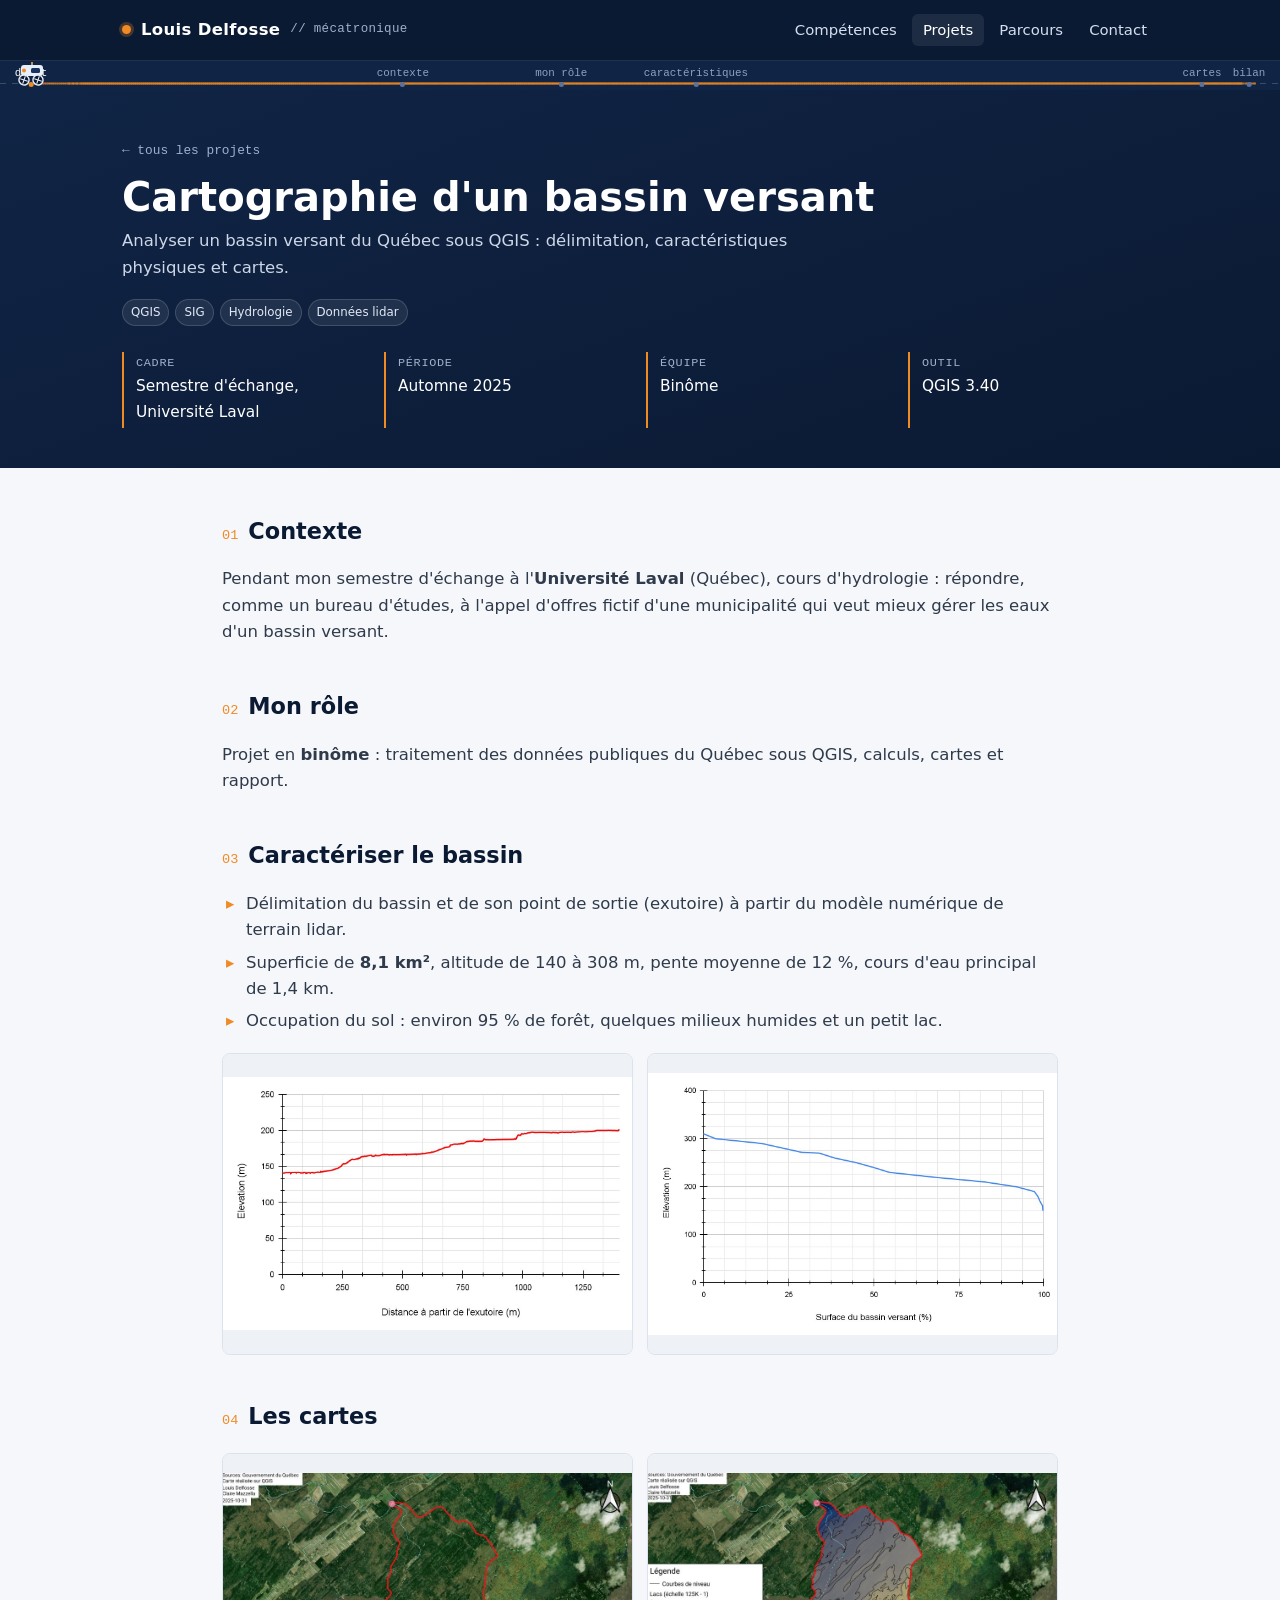
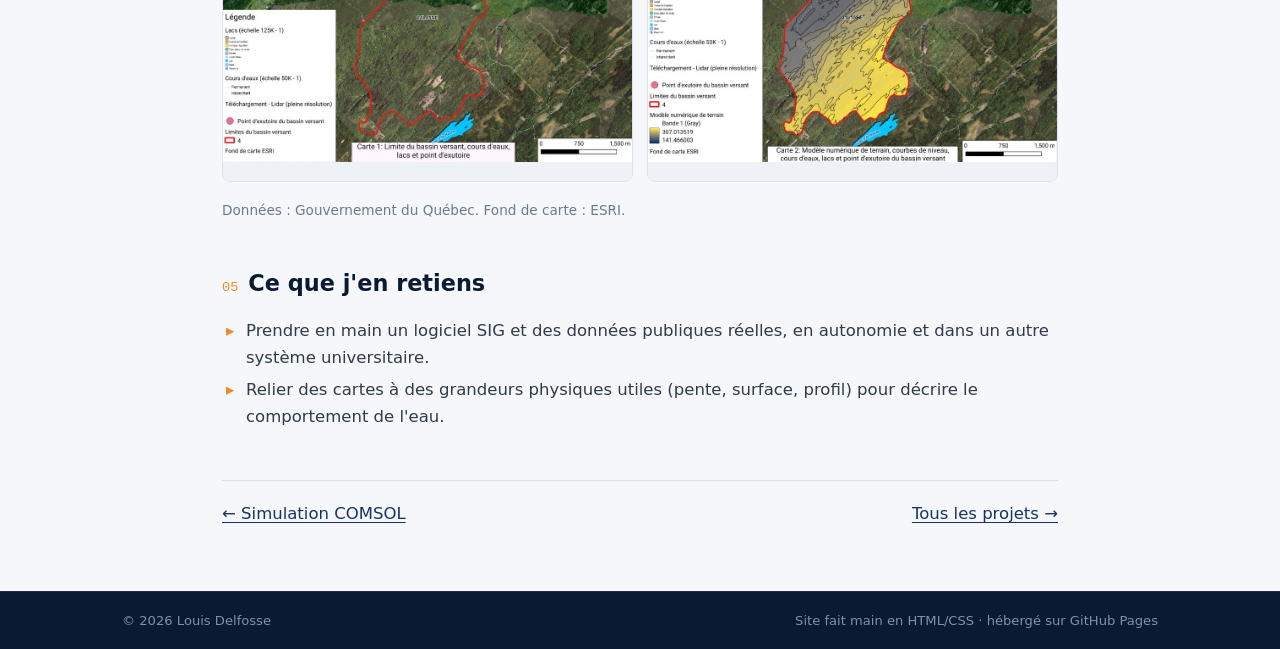
<file: projets/qgis.html>
<!DOCTYPE html>
<html lang="fr">
<head>
  <meta charset="utf-8">
  <meta name="viewport" content="width=device-width, initial-scale=1">
  <title>Cartographie d'un bassin versant — Louis Delfosse</title>
  <meta name="description" content="Analyse hydrologique d'un bassin versant québécois sous QGIS à l'Université Laval : délimitation, caractéristiques, cartes.">
  <link rel="icon" href="data:image/svg+xml,%3Csvg xmlns='http://www.w3.org/2000/svg' viewBox='0 0 32 32'%3E%3Crect width='32' height='32' rx='7' fill='%230b1a33'/%3E%3Ccircle cx='16' cy='16' r='5' fill='%23f08a24'/%3E%3C/svg%3E">
  <link rel="stylesheet" href="../assets/css/style.css">
</head>
<body>

<header class="site-header">
  <nav class="nav wrap" aria-label="Navigation principale">
    <a class="brand" href="../index.html"><span class="dot"></span>Louis Delfosse <small>// mécatronique</small></a>
    <button class="menu-btn" aria-expanded="false" aria-controls="menu">Menu</button>
    <ul id="menu">
      <li><a class="link" href="../index.html#competences">Compétences</a></li>
      <li><a class="link" href="../index.html#projets" aria-current="page">Projets</a></li>
      <li><a class="link" href="../index.html#parcours">Parcours</a></li>
      <li><a class="link" href="../index.html#contact">Contact</a></li>
    </ul>
  </nav>
  <div class="rail"></div>
</header>

<main>
  <section class="project-hero" id="haut" data-waypoint="début">
    <div class="wrap">
      <a class="crumb" href="../index.html#projets">← tous les projets</a>
      <h1>Cartographie d'un bassin versant</h1>
      <p class="lead">Analyser un bassin versant du Québec sous QGIS : délimitation, caractéristiques physiques et cartes.</p>
      <div class="tags"><span class="tag">QGIS</span><span class="tag">SIG</span><span class="tag">Hydrologie</span><span class="tag">Données lidar</span></div>
      <div class="facts">
        <div class="fact"><b>Cadre</b><span>Semestre d'échange, Université Laval</span></div>
        <div class="fact"><b>Période</b><span>Automne 2025</span></div>
        <div class="fact"><b>Équipe</b><span>Binôme</span></div>
        <div class="fact"><b>Outil</b><span>QGIS 3.40</span></div>
      </div>
    </div>
  </section>
  <article class="article">
    <div class="wrap">

      <h2 id="contexte" data-waypoint="contexte"><span class="num">01</span>Contexte</h2>
      <p>Pendant mon semestre d'échange à l'<strong>Université Laval</strong> (Québec), cours d'hydrologie : répondre, comme un bureau d'études, à l'appel d'offres fictif d'une municipalité qui veut mieux gérer les eaux d'un bassin versant.</p>

      <h2 id="role" data-waypoint="mon rôle"><span class="num">02</span>Mon rôle</h2>
      <p>Projet en <strong>binôme</strong> : traitement des données publiques du Québec sous QGIS, calculs, cartes et rapport.</p>

      <h2 id="carac" data-waypoint="caractéristiques"><span class="num">03</span>Caractériser le bassin</h2>
      <ul class="checks">
        <li>Délimitation du bassin et de son point de sortie (exutoire) à partir du modèle numérique de terrain lidar.</li>
        <li>Superficie de <strong>8,1 km²</strong>, altitude de 140 à 308 m, pente moyenne de 12 %, cours d'eau principal de 1,4 km.</li>
        <li>Occupation du sol : environ 95 % de forêt, quelques milieux humides et un petit lac.</li>
      </ul>
      <div class="gallery g2">
        <figure><img src="../assets/img/qgis/profil-cours-eau.jpg" alt="Profil en long du cours d'eau principal" loading="lazy"><figcaption>Profil du cours d'eau principal</figcaption></figure>
        <figure><img src="../assets/img/qgis/courbe-hypsometrique.jpg" alt="Courbe hypsométrique du bassin" loading="lazy"><figcaption>Courbe hypsométrique</figcaption></figure>
      </div>

      <h2 id="cartes" data-waypoint="cartes"><span class="num">04</span>Les cartes</h2>
      <div class="gallery g2">
        <figure><img src="../assets/img/qgis/carte-limites.jpg" alt="Carte des limites du bassin versant" loading="lazy"><figcaption>Limites du bassin, cours d'eau, lacs et exutoire</figcaption></figure>
        <figure><img src="../assets/img/qgis/carte-mnt.jpg" alt="Carte du modèle numérique de terrain" loading="lazy"><figcaption>Modèle numérique de terrain et courbes de niveau</figcaption></figure>
      </div>
      <p style="font-size:.85rem;color:#6b7a90">Données : Gouvernement du Québec. Fond de carte : ESRI.</p>

      <h2 id="bilan" data-waypoint="bilan"><span class="num">05</span>Ce que j'en retiens</h2>
      <ul class="checks">
        <li>Prendre en main un logiciel SIG et des données publiques réelles, en autonomie et dans un autre système universitaire.</li>
        <li>Relier des cartes à des grandeurs physiques utiles (pente, surface, profil) pour décrire le comportement de l'eau.</li>
      </ul>

      <div class="next-prev">
        <a href="comsol.html">← Simulation COMSOL</a>
        <a href="../index.html#projets">Tous les projets →</a>
      </div>
    </div>
  </article>
</main>

<footer class="site-footer">
  <div class="wrap">
    <span>© 2026 Louis Delfosse</span>
    <span>Site fait main en HTML/CSS · hébergé sur GitHub Pages</span>
  </div>
</footer>

<script src="../assets/js/main.js"></script>
</body>
</html>
</file>
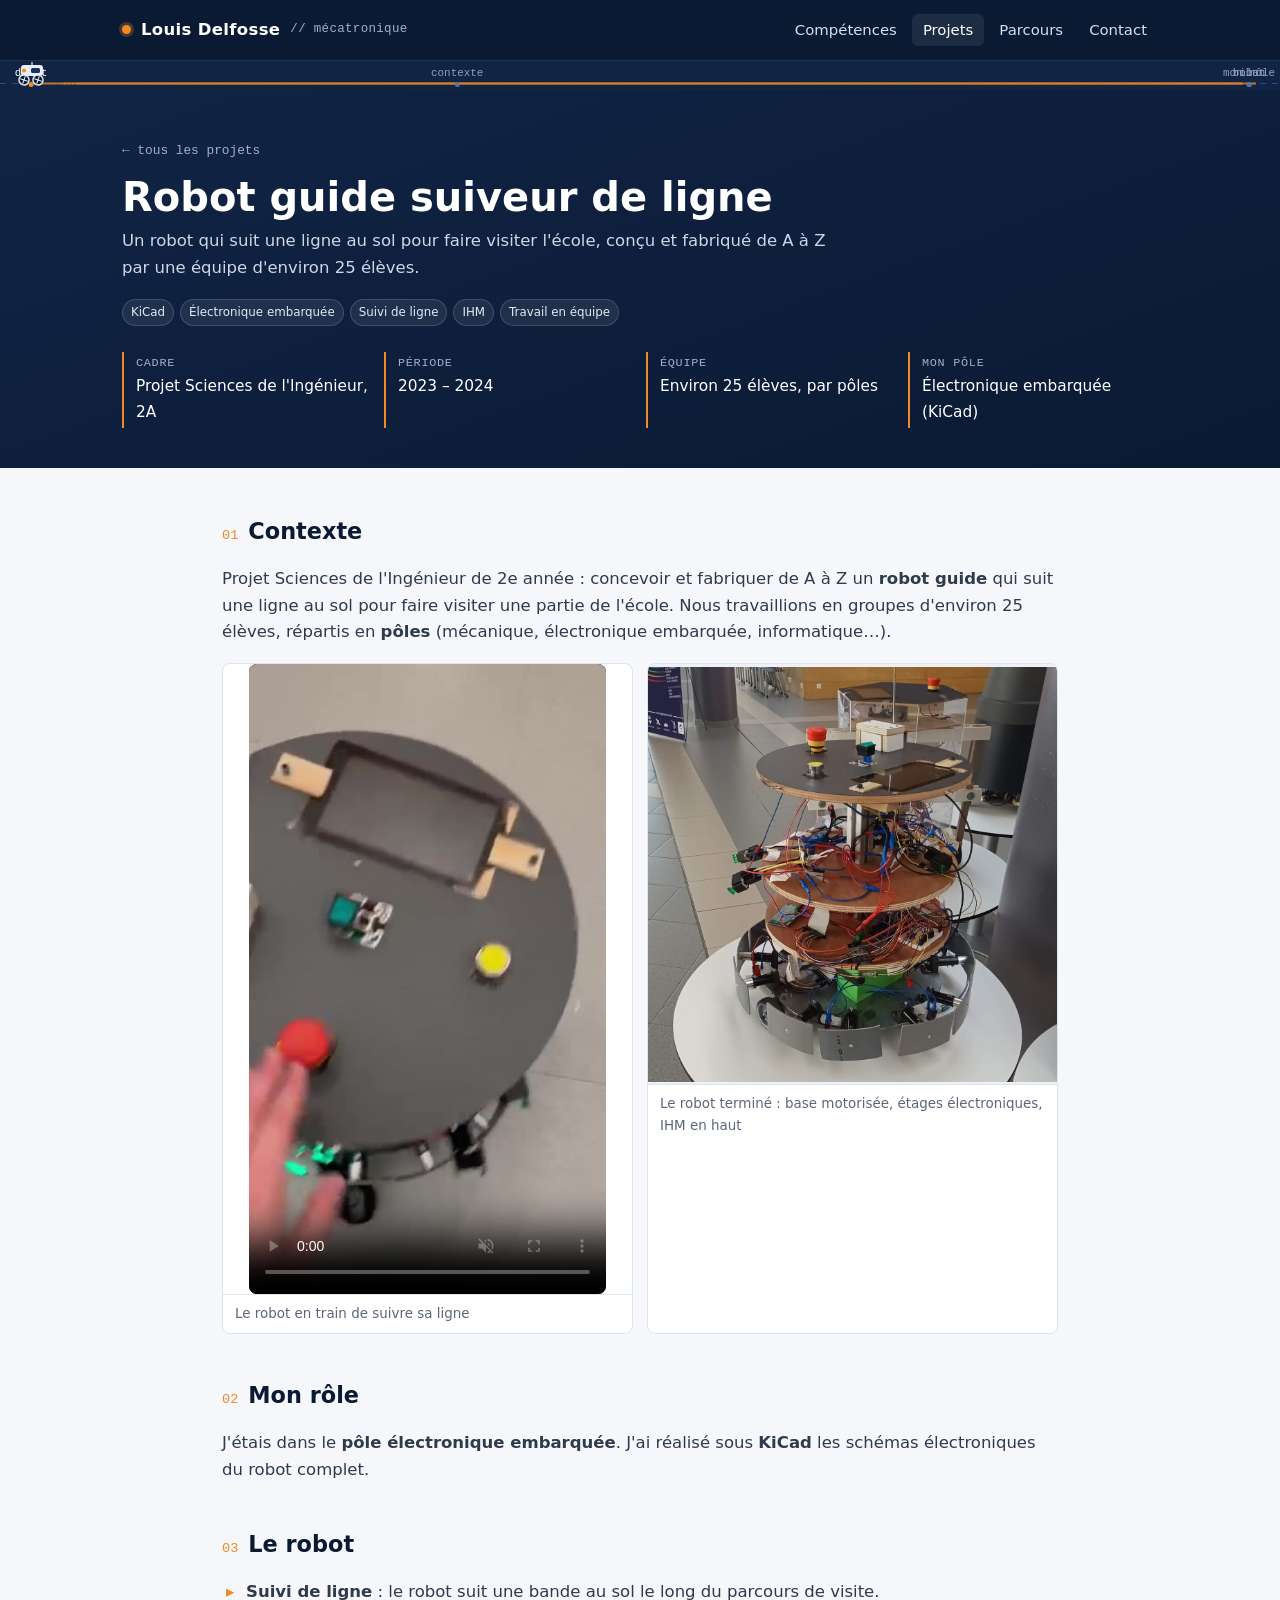
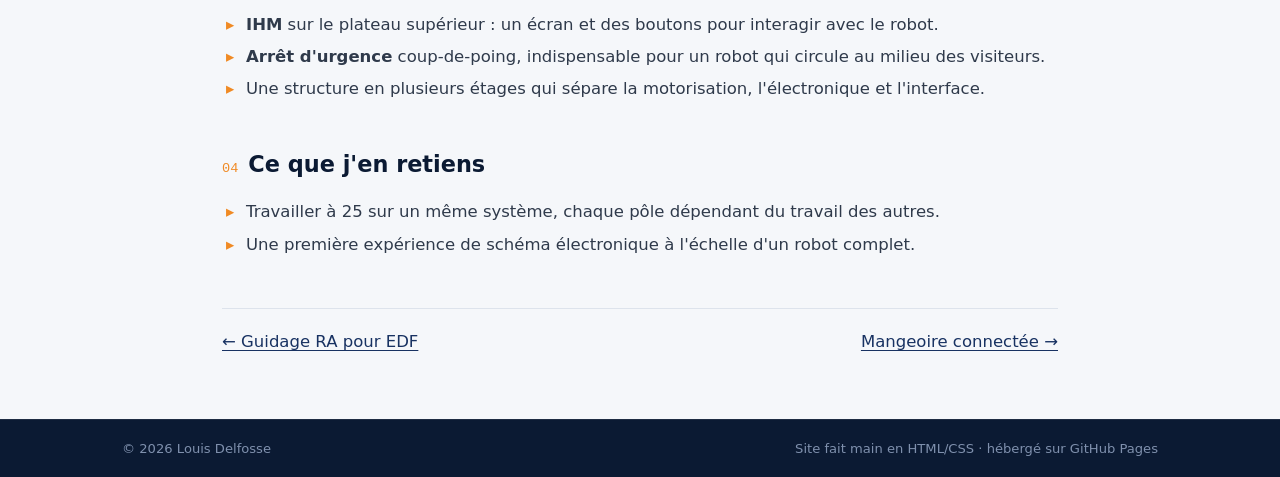
<file: projets/robot-suiveur.html>
<!DOCTYPE html>
<html lang="fr">
<head>
  <meta charset="utf-8">
  <meta name="viewport" content="width=device-width, initial-scale=1">
  <title>Robot guide suiveur de ligne — Louis Delfosse</title>
  <meta name="description" content="Projet de 2e année EIGSI : un robot guide qui suit une ligne pour faire visiter l'école, conçu par une équipe de 25. Mon rôle : schémas électroniques sous KiCad.">
  <link rel="icon" href="data:image/svg+xml,%3Csvg xmlns='http://www.w3.org/2000/svg' viewBox='0 0 32 32'%3E%3Crect width='32' height='32' rx='7' fill='%230b1a33'/%3E%3Ccircle cx='16' cy='16' r='5' fill='%23f08a24'/%3E%3C/svg%3E">
  <link rel="stylesheet" href="../assets/css/style.css">
</head>
<body>

<header class="site-header">
  <nav class="nav wrap" aria-label="Navigation principale">
    <a class="brand" href="../index.html"><span class="dot"></span>Louis Delfosse <small>// mécatronique</small></a>
    <button class="menu-btn" aria-expanded="false" aria-controls="menu">Menu</button>
    <ul id="menu">
      <li><a class="link" href="../index.html#competences">Compétences</a></li>
      <li><a class="link" href="../index.html#projets" aria-current="page">Projets</a></li>
      <li><a class="link" href="../index.html#parcours">Parcours</a></li>
      <li><a class="link" href="../index.html#contact">Contact</a></li>
    </ul>
  </nav>
  <div class="rail"></div>
</header>

<main>
  <section class="project-hero" id="haut" data-waypoint="début">
    <div class="wrap">
      <a class="crumb" href="../index.html#projets">← tous les projets</a>
      <h1>Robot guide suiveur de ligne</h1>
      <p class="lead">Un robot qui suit une ligne au sol pour faire visiter l'école, conçu et fabriqué de A à Z par une équipe d'environ 25 élèves.</p>
      <div class="tags"><span class="tag">KiCad</span><span class="tag">Électronique embarquée</span><span class="tag">Suivi de ligne</span><span class="tag">IHM</span><span class="tag">Travail en équipe</span></div>
      <div class="facts">
        <div class="fact"><b>Cadre</b><span>Projet Sciences de l'Ingénieur, 2A</span></div>
        <div class="fact"><b>Période</b><span>2023 – 2024</span></div>
        <div class="fact"><b>Équipe</b><span>Environ 25 élèves, par pôles</span></div>
        <div class="fact"><b>Mon pôle</b><span>Électronique embarquée (KiCad)</span></div>
      </div>
    </div>
  </section>
  <article class="article">
    <div class="wrap">

      <h2 id="contexte" data-waypoint="contexte"><span class="num">01</span>Contexte</h2>
      <p>Projet Sciences de l'Ingénieur de 2e année : concevoir et fabriquer de A à Z un <strong>robot guide</strong> qui suit une ligne au sol pour faire visiter une partie de l'école. Nous travaillions en groupes d'environ 25 élèves, répartis en <strong>pôles</strong> (mécanique, électronique embarquée, informatique…).</p>
      <div class="gallery g2">
        <figure class="video-portrait"><video controls muted loop playsinline preload="metadata" poster="../assets/img/suiveur/robot-suiveur-poster.jpg"><source src="../assets/img/suiveur/robot-suiveur.mp4" type="video/mp4">Votre navigateur ne lit pas la vidéo.</video><figcaption>Le robot en train de suivre sa ligne</figcaption></figure>
        <figure><img src="../assets/img/suiveur/robot-suiveur.jpg" alt="Robot guide suiveur de ligne à plusieurs étages" loading="lazy"><figcaption>Le robot terminé : base motorisée, étages électroniques, IHM en haut</figcaption></figure>
      </div>

      <h2 id="role" data-waypoint="mon rôle"><span class="num">02</span>Mon rôle</h2>
      <p>J'étais dans le <strong>pôle électronique embarquée</strong>. J'ai réalisé sous <strong>KiCad</strong> les schémas électroniques du robot complet.</p>

      <h2 id="robot" data-waypoint="robot"><span class="num">03</span>Le robot</h2>
      <ul class="checks">
        <li><strong>Suivi de ligne</strong> : le robot suit une bande au sol le long du parcours de visite.</li>
        <li><strong>IHM</strong> sur le plateau supérieur : un écran et des boutons pour interagir avec le robot.</li>
        <li><strong>Arrêt d'urgence</strong> coup-de-poing, indispensable pour un robot qui circule au milieu des visiteurs.</li>
        <li>Une structure en plusieurs étages qui sépare la motorisation, l'électronique et l'interface.</li>
      </ul>

      <h2 id="bilan" data-waypoint="bilan"><span class="num">04</span>Ce que j'en retiens</h2>
      <ul class="checks">
        <li>Travailler à 25 sur un même système, chaque pôle dépendant du travail des autres.</li>
        <li>Une première expérience de schéma électronique à l'échelle d'un robot complet.</li>
      </ul>

      <div class="next-prev">
        <a href="pie-edf.html">← Guidage RA pour EDF</a>
        <a href="mangeoire.html">Mangeoire connectée →</a>
      </div>
    </div>
  </article>
</main>

<footer class="site-footer">
  <div class="wrap">
    <span>© 2026 Louis Delfosse</span>
    <span>Site fait main en HTML/CSS · hébergé sur GitHub Pages</span>
  </div>
</footer>

<script src="../assets/js/main.js"></script>
</body>
</html>
</file>
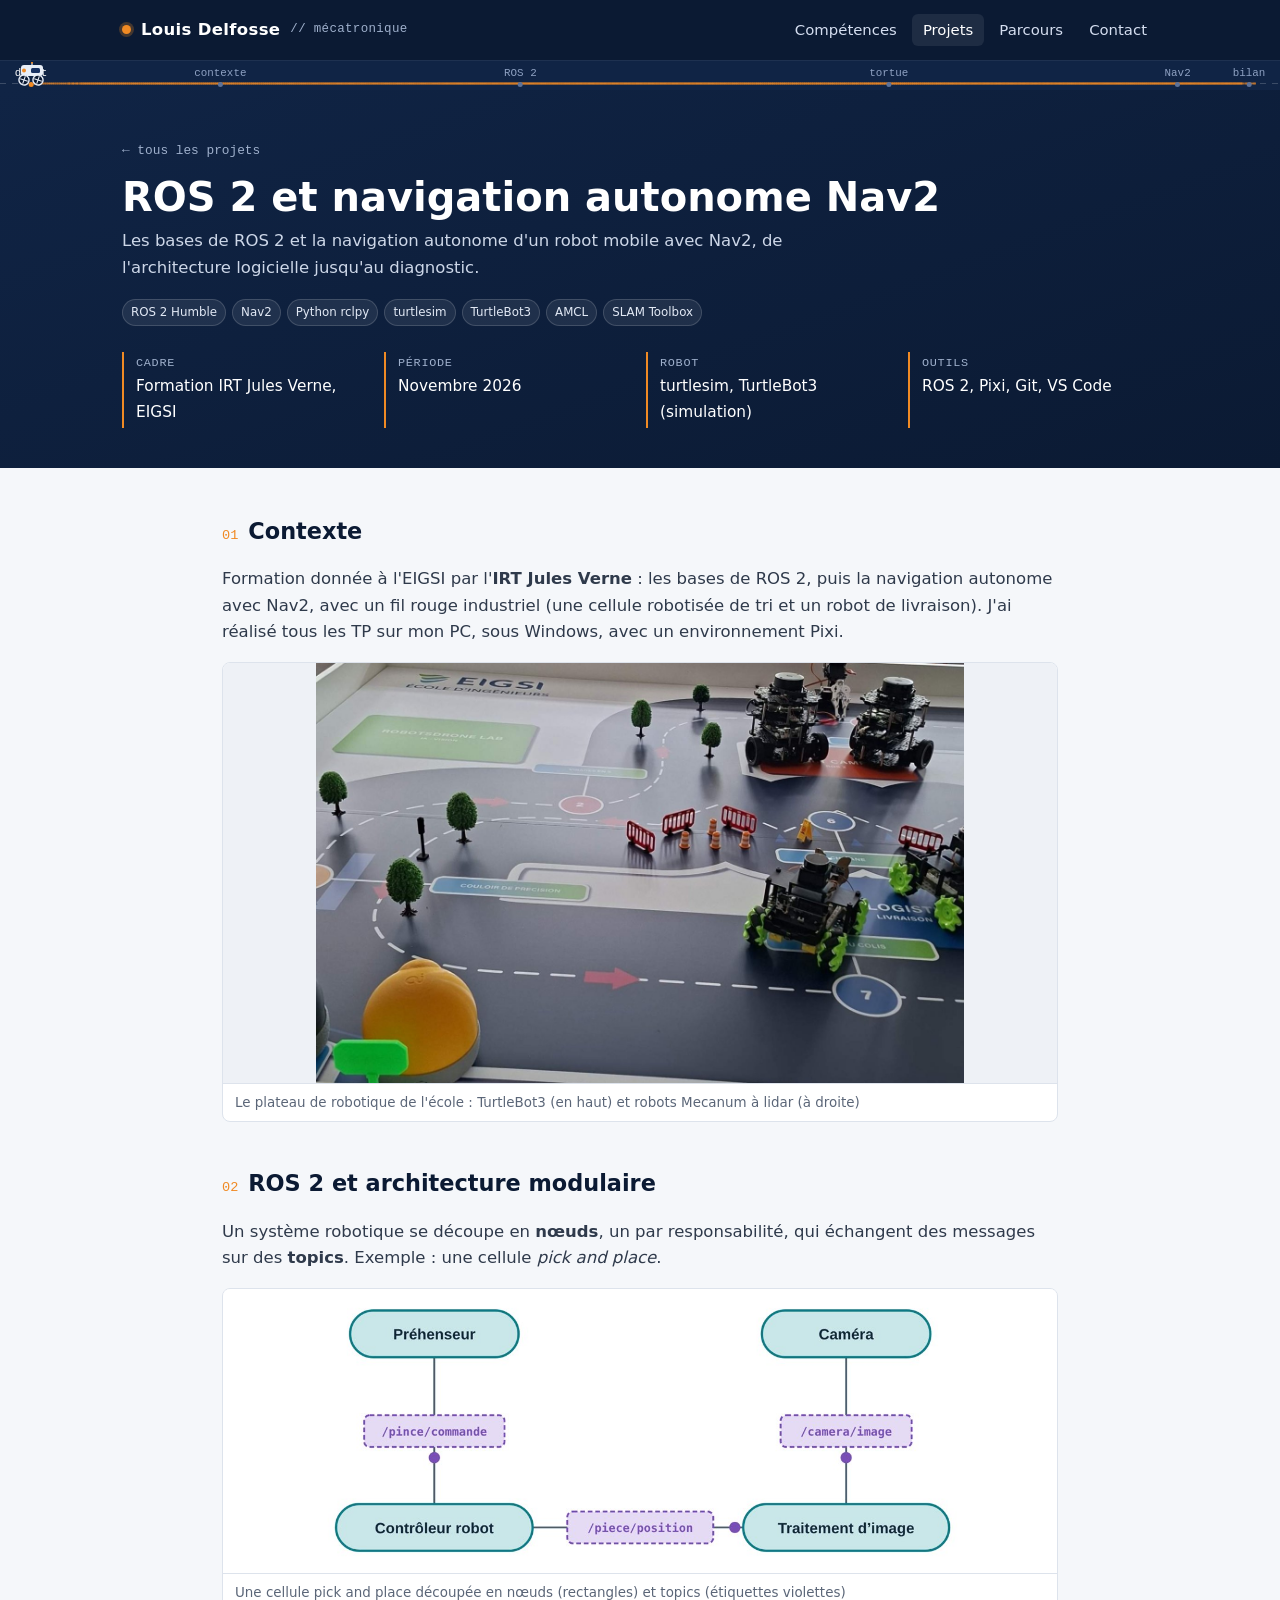
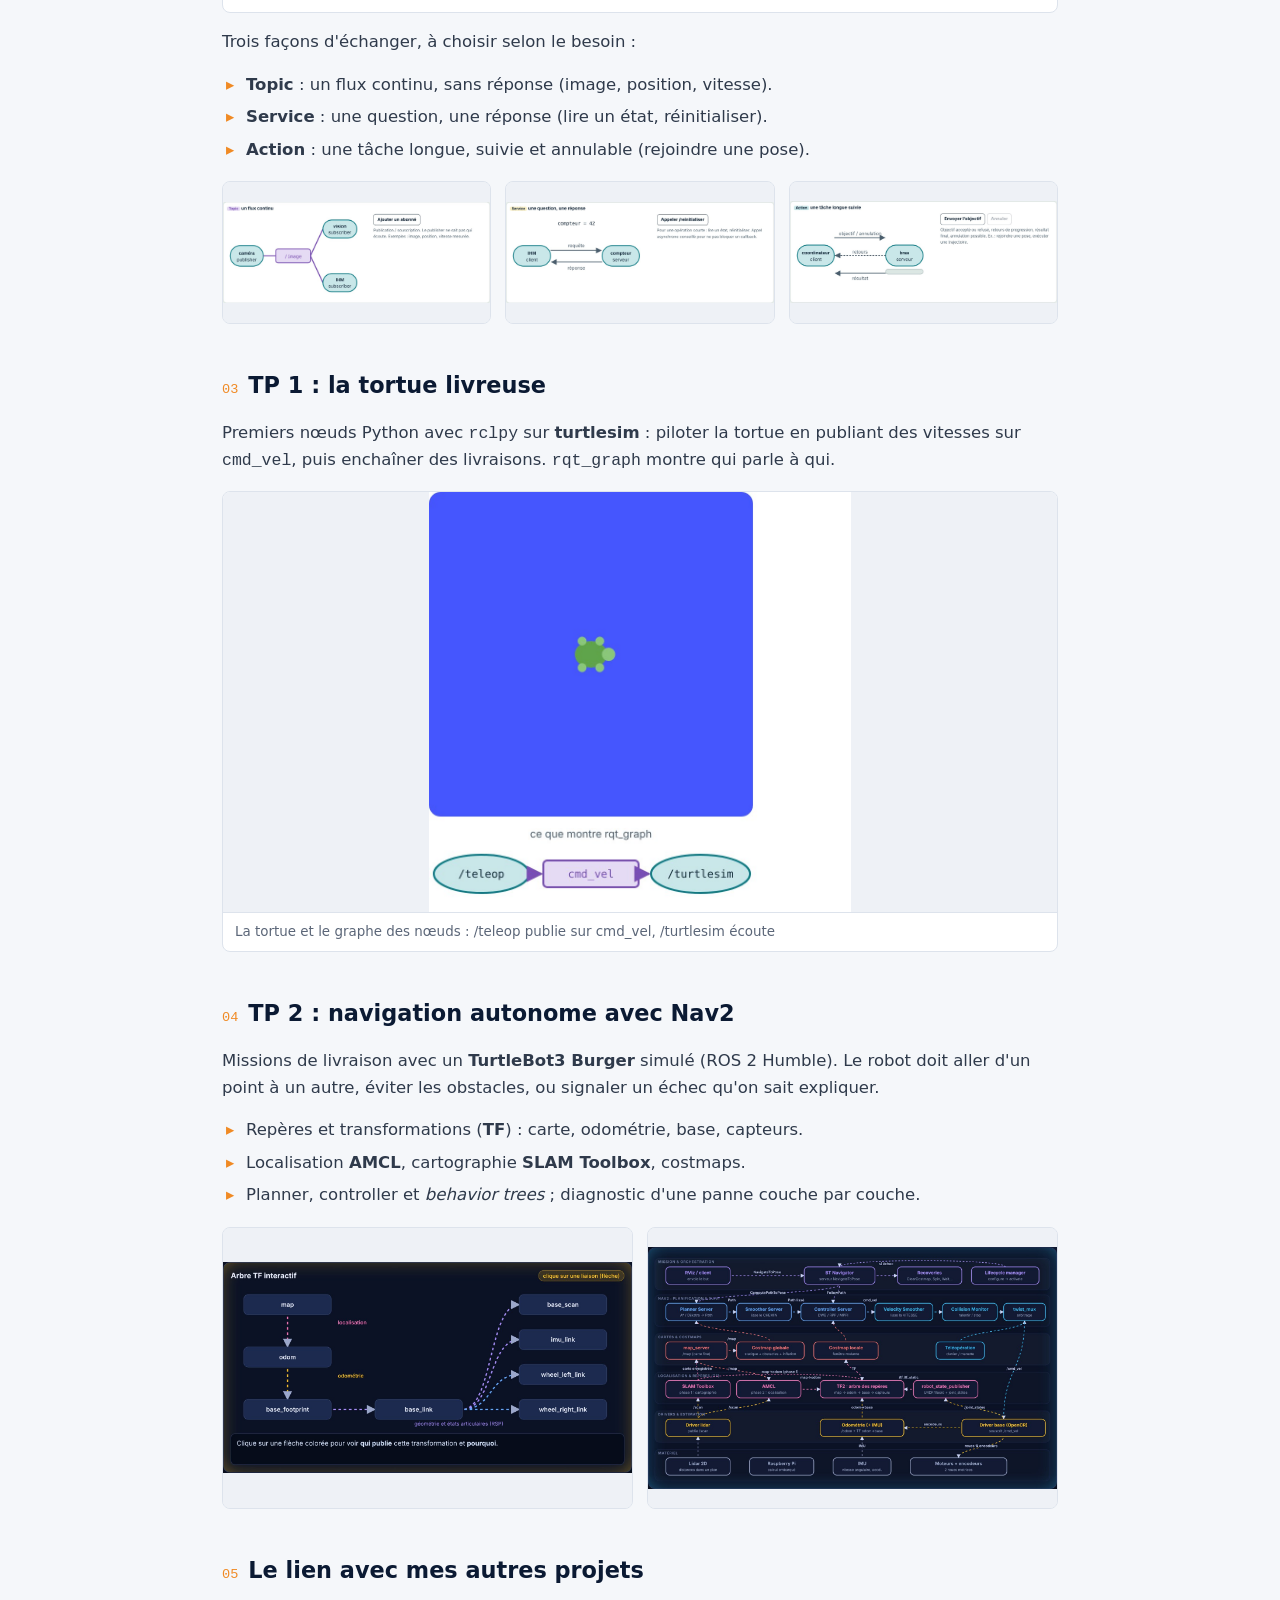
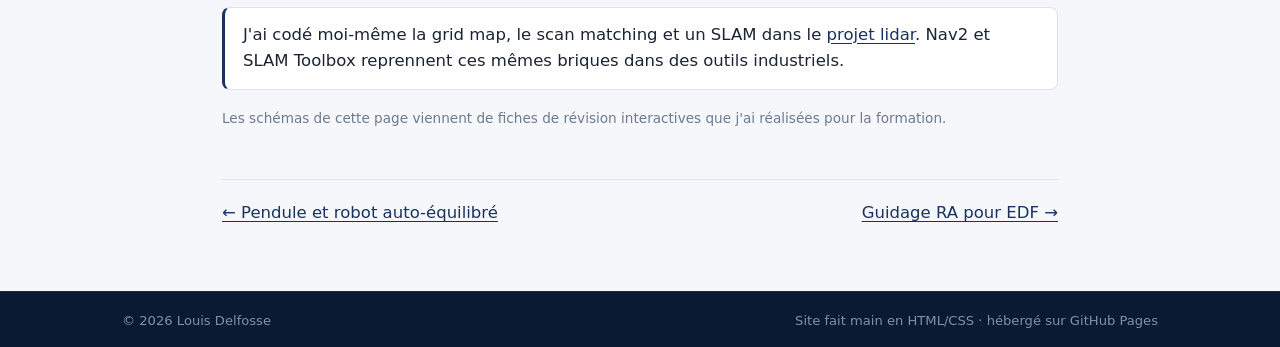
<file: projets/ros2.html>
<!DOCTYPE html>
<html lang="fr">
<head>
  <meta charset="utf-8">
  <meta name="viewport" content="width=device-width, initial-scale=1">
  <title>Formation ROS 2 et Nav2 — Louis Delfosse</title>
  <meta name="description" content="Formation ROS 2 Humble et navigation autonome Nav2 (IRT Jules Verne) : nœuds, topics, services, actions, turtlesim, TurtleBot3, AMCL, SLAM Toolbox.">
  <link rel="icon" href="data:image/svg+xml,%3Csvg xmlns='http://www.w3.org/2000/svg' viewBox='0 0 32 32'%3E%3Crect width='32' height='32' rx='7' fill='%230b1a33'/%3E%3Ccircle cx='16' cy='16' r='5' fill='%23f08a24'/%3E%3C/svg%3E">
  <link rel="stylesheet" href="../assets/css/style.css">
</head>
<body>

<header class="site-header">
  <nav class="nav wrap" aria-label="Navigation principale">
    <a class="brand" href="../index.html"><span class="dot"></span>Louis Delfosse <small>// mécatronique</small></a>
    <button class="menu-btn" aria-expanded="false" aria-controls="menu">Menu</button>
    <ul id="menu">
      <li><a class="link" href="../index.html#competences">Compétences</a></li>
      <li><a class="link" href="../index.html#projets" aria-current="page">Projets</a></li>
      <li><a class="link" href="../index.html#parcours">Parcours</a></li>
      <li><a class="link" href="../index.html#contact">Contact</a></li>
    </ul>
  </nav>
  <div class="rail"></div>
</header>

<main>
  <section class="project-hero" id="haut" data-waypoint="début">
    <div class="wrap">
      <a class="crumb" href="../index.html#projets">← tous les projets</a>
      <h1>ROS 2 et navigation autonome Nav2</h1>
      <p class="lead">Les bases de ROS 2 et la navigation autonome d'un robot mobile avec Nav2, de l'architecture logicielle jusqu'au diagnostic.</p>
      <div class="tags"><span class="tag">ROS 2 Humble</span><span class="tag">Nav2</span><span class="tag">Python rclpy</span><span class="tag">turtlesim</span><span class="tag">TurtleBot3</span><span class="tag">AMCL</span><span class="tag">SLAM Toolbox</span></div>
      <div class="facts">
        <div class="fact"><b>Cadre</b><span>Formation IRT Jules Verne, EIGSI</span></div>
        <div class="fact"><b>Période</b><span>Novembre 2026</span></div>
        <div class="fact"><b>Robot</b><span>turtlesim, TurtleBot3 (simulation)</span></div>
        <div class="fact"><b>Outils</b><span>ROS 2, Pixi, Git, VS Code</span></div>
      </div>
    </div>
  </section>
  <article class="article">
    <div class="wrap">

      <h2 id="contexte" data-waypoint="contexte"><span class="num">01</span>Contexte</h2>
      <p>Formation donnée à l'EIGSI par l'<strong>IRT Jules Verne</strong> : les bases de ROS 2, puis la navigation autonome avec Nav2, avec un fil rouge industriel (une cellule robotisée de tri et un robot de livraison). J'ai réalisé tous les TP sur mon PC, sous Windows, avec un environnement Pixi.</p>
      <figure><img src="../assets/img/ros2/plateau-robotique-eigsi.jpg" alt="Plateau de robotique de l'EIGSI avec des TurtleBot3 et des robots Mecanum" loading="lazy"><figcaption>Le plateau de robotique de l'école : TurtleBot3 (en haut) et robots Mecanum à lidar (à droite)</figcaption></figure>

      <h2 id="ros2" data-waypoint="ROS 2"><span class="num">02</span>ROS 2 et architecture modulaire</h2>
      <p>Un système robotique se découpe en <strong>nœuds</strong>, un par responsabilité, qui échangent des messages sur des <strong>topics</strong>. Exemple : une cellule <em>pick and place</em>.</p>
      <figure><img src="../assets/img/ros2/pick-and-place-noeuds-topics.jpg" alt="Cellule pick and place : nœuds et topics ROS 2" loading="lazy"><figcaption>Une cellule pick and place découpée en nœuds (rectangles) et topics (étiquettes violettes)</figcaption></figure>
      <p>Trois façons d'échanger, à choisir selon le besoin :</p>
      <ul class="checks">
        <li><strong>Topic</strong> : un flux continu, sans réponse (image, position, vitesse).</li>
        <li><strong>Service</strong> : une question, une réponse (lire un état, réinitialiser).</li>
        <li><strong>Action</strong> : une tâche longue, suivie et annulable (rejoindre une pose).</li>
      </ul>
      <div class="gallery g3">
        <figure><img src="../assets/img/ros2/topic.jpg" alt="Topic ROS 2" loading="lazy"><figcaption>Topic</figcaption></figure>
        <figure><img src="../assets/img/ros2/service.jpg" alt="Service ROS 2" loading="lazy"><figcaption>Service</figcaption></figure>
        <figure><img src="../assets/img/ros2/action.jpg" alt="Action ROS 2" loading="lazy"><figcaption>Action</figcaption></figure>
      </div>

      <h2 id="tp1" data-waypoint="tortue"><span class="num">03</span>TP 1 : la tortue livreuse</h2>
      <p>Premiers nœuds Python avec <code>rclpy</code> sur <strong>turtlesim</strong> : piloter la tortue en publiant des vitesses sur <code>cmd_vel</code>, puis enchaîner des livraisons. <code>rqt_graph</code> montre qui parle à qui.</p>
      <figure><img src="../assets/img/ros2/turtlesim-rqt-graph.jpg" alt="Turtlesim et le graphe rqt_graph" loading="lazy"><figcaption>La tortue et le graphe des nœuds : /teleop publie sur cmd_vel, /turtlesim écoute</figcaption></figure>

      <h2 id="nav2" data-waypoint="Nav2"><span class="num">04</span>TP 2 : navigation autonome avec Nav2</h2>
      <p>Missions de livraison avec un <strong>TurtleBot3 Burger</strong> simulé (ROS 2 Humble). Le robot doit aller d'un point à un autre, éviter les obstacles, ou signaler un échec qu'on sait expliquer.</p>
      <ul class="checks">
        <li>Repères et transformations (<strong>TF</strong>) : carte, odométrie, base, capteurs.</li>
        <li>Localisation <strong>AMCL</strong>, cartographie <strong>SLAM Toolbox</strong>, costmaps.</li>
        <li>Planner, controller et <em>behavior trees</em> ; diagnostic d'une panne couche par couche.</li>
      </ul>
      <div class="gallery g2">
        <figure><img src="../assets/img/ros2/arbre-tf.jpg" alt="Arbre des repères TF" loading="lazy"><figcaption>L'arbre des repères TF du robot</figcaption></figure>
        <figure><img src="../assets/img/ros2/nav2-schema-global.jpg" alt="Schéma global de Nav2" loading="lazy"><figcaption>Toute la chaîne Nav2, du matériel à la mission</figcaption></figure>
      </div>

      <h2 id="lien" data-waypoint="bilan"><span class="num">05</span>Le lien avec mes autres projets</h2>
      <div class="callout">
        J'ai codé moi-même la grid map, le scan matching et un SLAM dans le <a href="lidar.html">projet lidar</a>. Nav2 et SLAM Toolbox reprennent ces mêmes briques dans des outils industriels.
      </div>
      <p class="muted" style="font-size:.85rem;color:#6b7a90">Les schémas de cette page viennent de fiches de révision interactives que j'ai réalisées pour la formation.</p>

      <div class="next-prev">
        <a href="pendule.html">← Pendule et robot auto-équilibré</a>
        <a href="pie-edf.html">Guidage RA pour EDF →</a>
      </div>
    </div>
  </article>
</main>

<footer class="site-footer">
  <div class="wrap">
    <span>© 2026 Louis Delfosse</span>
    <span>Site fait main en HTML/CSS · hébergé sur GitHub Pages</span>
  </div>
</footer>

<script src="../assets/js/main.js"></script>
</body>
</html>
</file>
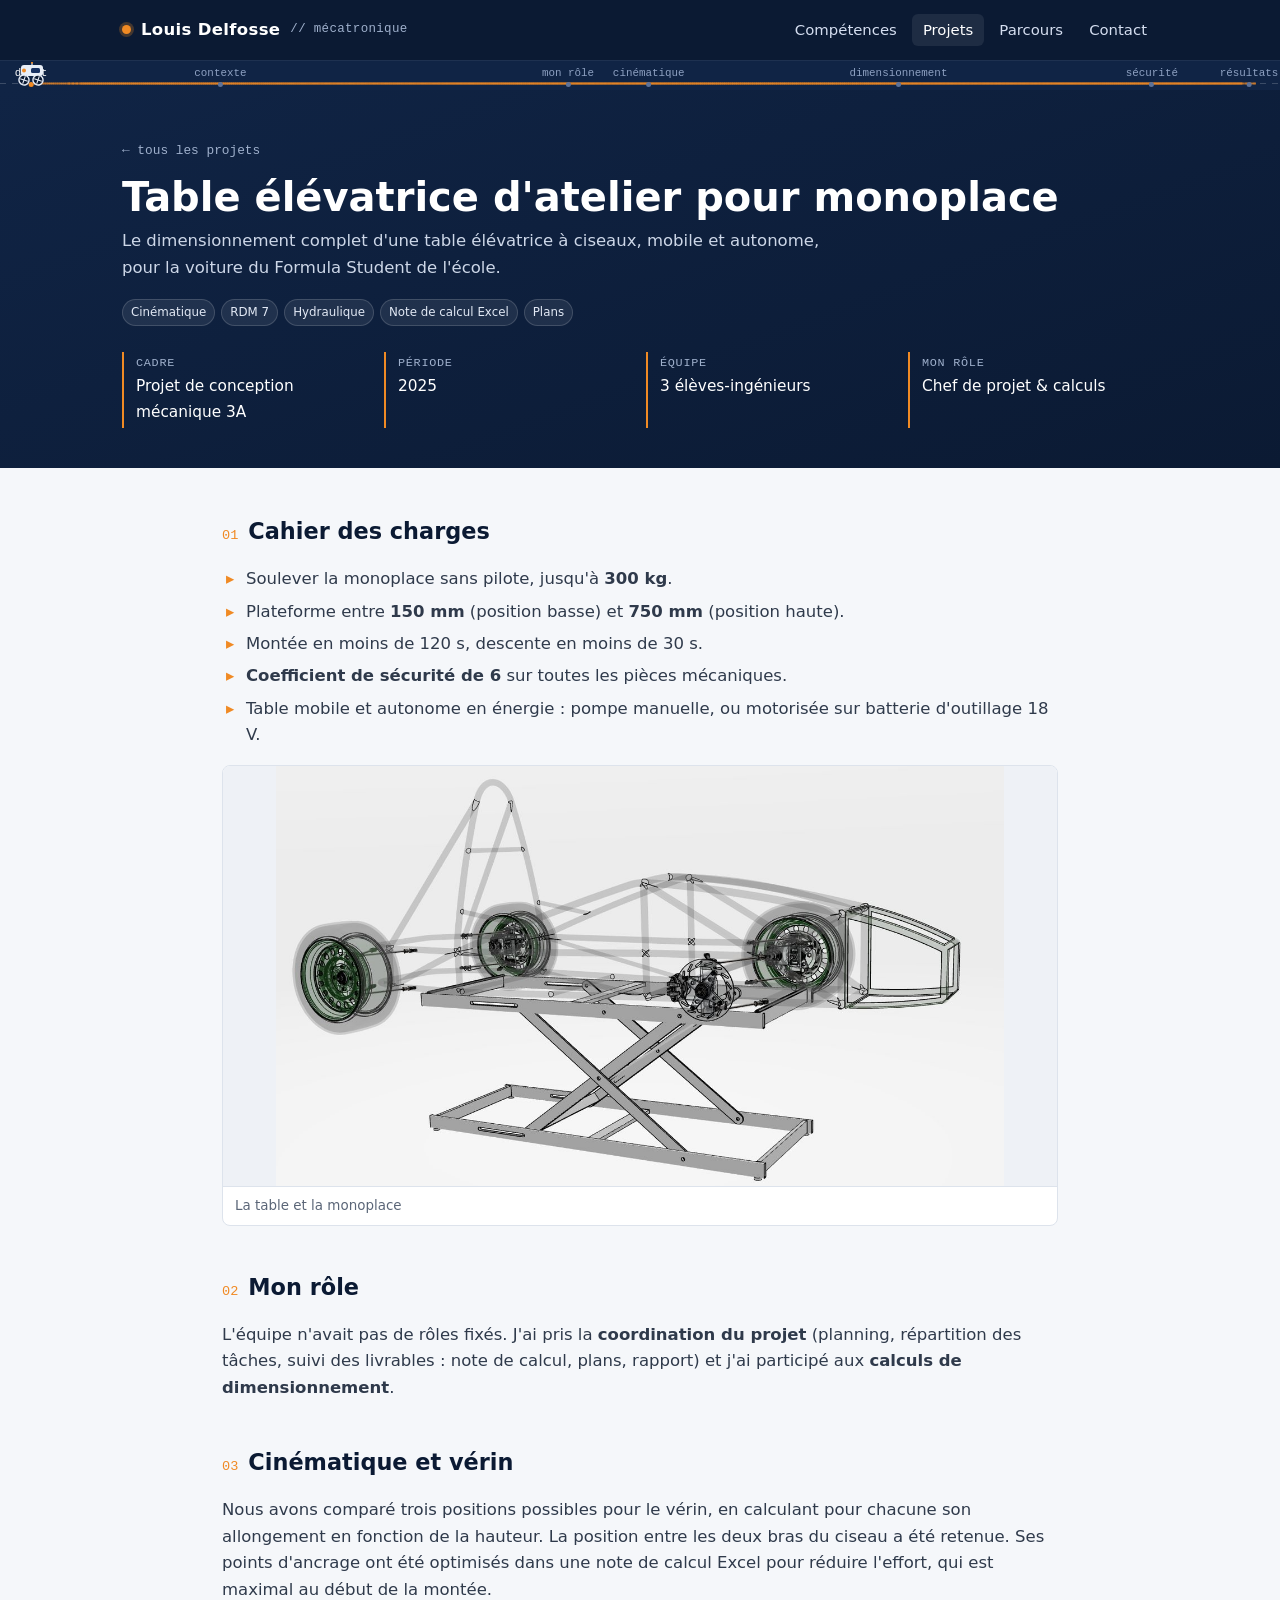
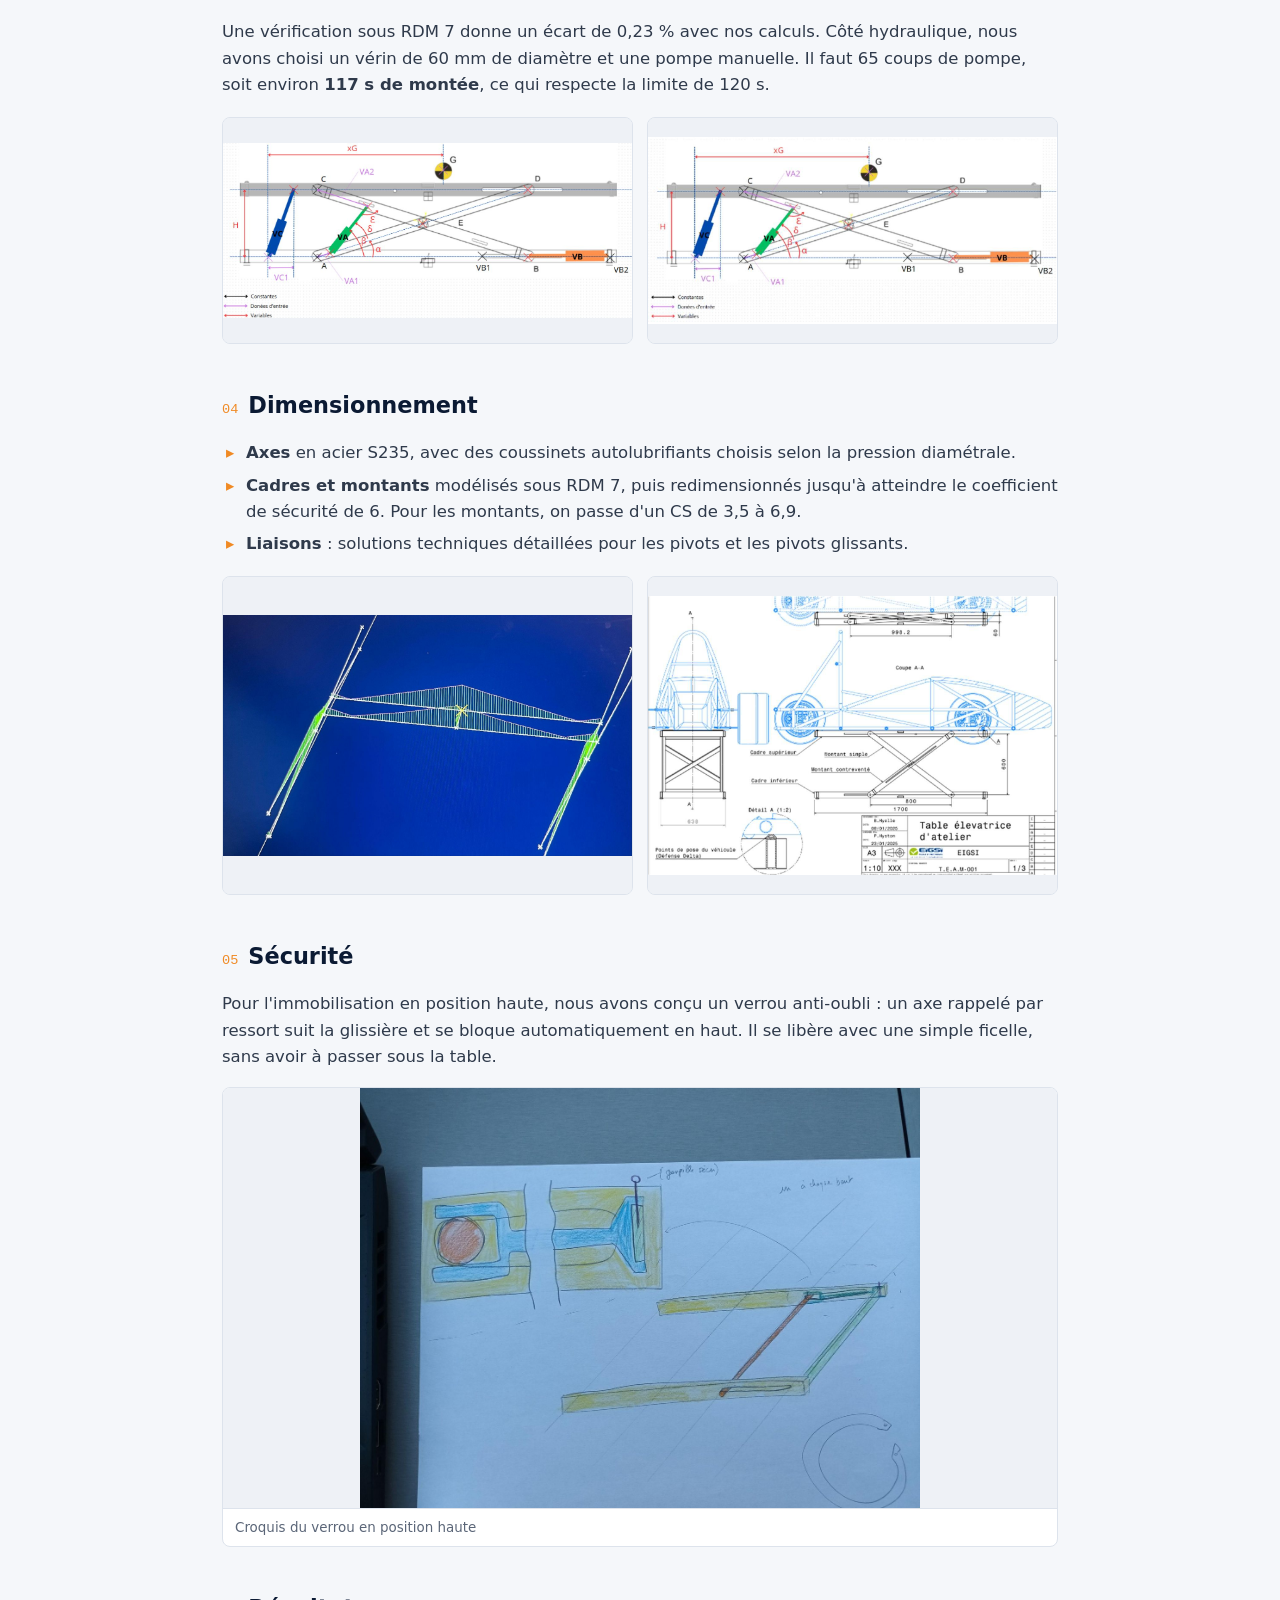
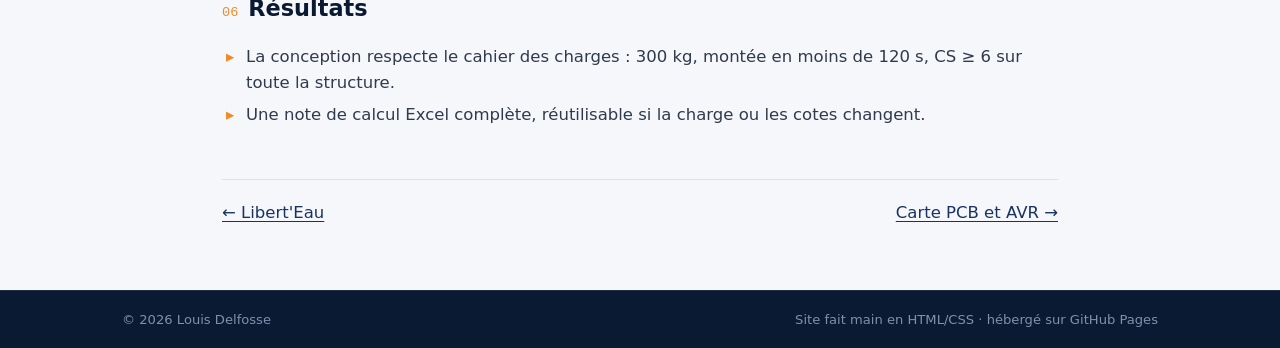
<file: projets/table-elevatrice.html>
<!DOCTYPE html>
<html lang="fr">
<head>
  <meta charset="utf-8">
  <meta name="viewport" content="width=device-width, initial-scale=1">
  <title>Table élévatrice d'atelier — Louis Delfosse</title>
  <meta name="description" content="Dimensionnement d'une table élévatrice à ciseaux pour monoplace Formula Student : cinématique, vérin hydraulique, RDM 7.">
  <link rel="icon" href="data:image/svg+xml,%3Csvg xmlns='http://www.w3.org/2000/svg' viewBox='0 0 32 32'%3E%3Crect width='32' height='32' rx='7' fill='%230b1a33'/%3E%3Ccircle cx='16' cy='16' r='5' fill='%23f08a24'/%3E%3C/svg%3E">
  <link rel="stylesheet" href="../assets/css/style.css">
</head>
<body>

<header class="site-header">
  <nav class="nav wrap" aria-label="Navigation principale">
    <a class="brand" href="../index.html"><span class="dot"></span>Louis Delfosse <small>// mécatronique</small></a>
    <button class="menu-btn" aria-expanded="false" aria-controls="menu">Menu</button>
    <ul id="menu">
      <li><a class="link" href="../index.html#competences">Compétences</a></li>
      <li><a class="link" href="../index.html#projets" aria-current="page">Projets</a></li>
      <li><a class="link" href="../index.html#parcours">Parcours</a></li>
      <li><a class="link" href="../index.html#contact">Contact</a></li>
    </ul>
  </nav>
  <div class="rail"></div>
</header>

<main>
  <section class="project-hero" id="haut" data-waypoint="début">
    <div class="wrap">
      <a class="crumb" href="../index.html#projets">← tous les projets</a>
      <h1>Table élévatrice d'atelier pour monoplace</h1>
      <p class="lead">Le dimensionnement complet d'une table élévatrice à ciseaux, mobile et autonome, pour la voiture du Formula Student de l'école.</p>
      <div class="tags"><span class="tag">Cinématique</span><span class="tag">RDM 7</span><span class="tag">Hydraulique</span><span class="tag">Note de calcul Excel</span><span class="tag">Plans</span></div>
      <div class="facts">
        <div class="fact"><b>Cadre</b><span>Projet de conception mécanique 3A</span></div>
        <div class="fact"><b>Période</b><span>2025</span></div>
        <div class="fact"><b>Équipe</b><span>3 élèves-ingénieurs</span></div>
        <div class="fact"><b>Mon rôle</b><span>Chef de projet &amp; calculs</span></div>
              </div>
    </div>
  </section>

  <article class="article">
    <div class="wrap">

      <h2 id="contexte" data-waypoint="contexte"><span class="num">01</span>Cahier des charges</h2>
      <ul class="checks">
        <li>Soulever la monoplace sans pilote, jusqu'à <strong>300 kg</strong>.</li>
        <li>Plateforme entre <strong>150 mm</strong> (position basse) et <strong>750 mm</strong> (position haute).</li>
        <li>Montée en moins de 120 s, descente en moins de 30 s.</li>
        <li><strong>Coefficient de sécurité de 6</strong> sur toutes les pièces mécaniques.</li>
        <li>Table mobile et autonome en énergie : pompe manuelle, ou motorisée sur batterie d'outillage 18 V.</li>
      </ul>
      <figure><img src="../assets/img/table/cao-table-monoplace.jpg" alt="Modèle 3D de la table élévatrice avec la monoplace" loading="lazy"><figcaption>La table et la monoplace</figcaption></figure>

      <h2 id="role" data-waypoint="mon rôle"><span class="num">02</span>Mon rôle</h2>
      <p>L'équipe n'avait pas de rôles fixés. J'ai pris la <strong>coordination du projet</strong> (planning, répartition des tâches, suivi des livrables : note de calcul, plans, rapport) et j'ai participé aux <strong>calculs de dimensionnement</strong>.</p>

      <h2 id="cinematique" data-waypoint="cinématique"><span class="num">03</span>Cinématique et vérin</h2>
      <p>Nous avons comparé trois positions possibles pour le vérin, en calculant pour chacune son allongement en fonction de la hauteur. La position entre les deux bras du ciseau a été retenue. Ses points d'ancrage ont été optimisés dans une note de calcul Excel pour réduire l'effort, qui est maximal au début de la montée.</p>
      <p>Une vérification sous RDM 7 donne un écart de 0,23 % avec nos calculs. Côté hydraulique, nous avons choisi un vérin de 60 mm de diamètre et une pompe manuelle. Il faut 65 coups de pompe, soit environ <strong>117 s de montée</strong>, ce qui respecte la limite de 120 s.</p>
      <div class="gallery g2">
        <figure><img src="../assets/img/table/schema-verins.jpg" alt="Schéma des positions de vérin étudiées" loading="lazy"><figcaption>Les trois positions de vérin étudiées</figcaption></figure>
        <figure><img src="../assets/img/table/schema-cinematique.jpg" alt="Schéma cinématique paramétré" loading="lazy"><figcaption>Schéma cinématique paramétré</figcaption></figure>
      </div>

      <h2 id="dimensionnement" data-waypoint="dimensionnement"><span class="num">04</span>Dimensionnement</h2>
      <ul class="checks">
        <li><strong>Axes</strong> en acier S235, avec des coussinets autolubrifiants choisis selon la pression diamétrale.</li>
        <li><strong>Cadres et montants</strong> modélisés sous RDM 7, puis redimensionnés jusqu'à atteindre le coefficient de sécurité de 6. Pour les montants, on passe d'un CS de 3,5 à 6,9.</li>
        <li><strong>Liaisons</strong> : solutions techniques détaillées pour les pivots et les pivots glissants.</li>
      </ul>
      <div class="gallery g2">
        <figure><img src="../assets/img/table/rdm7-montants.jpg" alt="Simulation RDM 7 des montants" loading="lazy"><figcaption>Simulation RDM 7 des montants</figcaption></figure>
        <figure><img src="../assets/img/table/plan-atelier.jpg" alt="Plan d'atelier coté" loading="lazy"><figcaption>Plan d'atelier coté (A3)</figcaption></figure>
      </div>

      <h2 id="securite" data-waypoint="sécurité"><span class="num">05</span>Sécurité</h2>
      <p>Pour l'immobilisation en position haute, nous avons conçu un verrou anti-oubli : un axe rappelé par ressort suit la glissière et se bloque automatiquement en haut. Il se libère avec une simple ficelle, sans avoir à passer sous la table.</p>
      <figure><img src="../assets/img/table/securite-croquis.jpg" alt="Croquis du verrou de sécurité" loading="lazy"><figcaption>Croquis du verrou en position haute</figcaption></figure>

      <h2 id="resultats" data-waypoint="résultats"><span class="num">06</span>Résultats</h2>
      <ul class="checks">
        <li>La conception respecte le cahier des charges : 300 kg, montée en moins de 120 s, CS ≥ 6 sur toute la structure.</li>
        <li>Une note de calcul Excel complète, réutilisable si la charge ou les cotes changent.</li>
      </ul>

      <div class="next-prev">
        <a href="liberteau.html">← Libert'Eau</a>
        <a href="pcb-avr.html">Carte PCB et AVR →</a>
      </div>
    </div>
  </article>
</main>

<footer class="site-footer">
  <div class="wrap">
    <span>© 2026 Louis Delfosse</span>
    <span>Site fait main en HTML/CSS · hébergé sur GitHub Pages</span>
  </div>
</footer>

<script src="../assets/js/main.js"></script>
</body>
</html>
</file>
<file: assets/css/style.css>
/* ==========================================================
   Portfolio Louis Delfosse — feuille de style unique
   Marine en couleur principale, orange en touches.
   ========================================================== */
:root {
  --navy-900: #0b1a33;
  --navy-800: #102445;
  --navy-700: #183262;
  --navy-500: #3a5a8c;
  --ink: #1c2433;
  --muted: #5b6678;
  --line: #dde3ec;
  --bg: #f5f7fa;
  --card: #ffffff;
  --orange: #f08a24;
  --orange-soft: #fdf0e3;
  --radius: 10px;
  --maxw: 1080px;
  --mono: ui-monospace, "SFMono-Regular", "Cascadia Mono", Consolas, "Liberation Mono", monospace;
  --sans: system-ui, -apple-system, "Segoe UI", Roboto, "Helvetica Neue", Arial, sans-serif;
  --header-h: 60px;
  --rail-h: 30px;
}

* { box-sizing: border-box; }
html { scroll-behavior: smooth; scroll-padding-top: calc(var(--header-h) + var(--rail-h) + 12px); }
body {
  margin: 0;
  font-family: var(--sans);
  color: var(--ink);
  background: var(--bg);
  line-height: 1.6;
  font-size: 16.5px;
  -webkit-font-smoothing: antialiased;
}
img { max-width: 100%; display: block; }
a { color: var(--navy-700); text-underline-offset: 3px; }
a:hover { color: var(--orange); }
.wrap { max-width: var(--maxw); margin: 0 auto; padding: 0 22px; }

/* ---------- En-tête + rail du robot ---------- */
.site-header {
  position: sticky; top: 0; z-index: 50;
  background: var(--navy-900);
  color: #fff;
}
.nav { height: var(--header-h); display: flex; align-items: center; justify-content: space-between; gap: 16px; }
.brand { color: #fff; text-decoration: none; font-weight: 700; letter-spacing: .02em; display: flex; align-items: center; gap: 10px; }
.brand .dot { width: 9px; height: 9px; border-radius: 50%; background: var(--orange); box-shadow: 0 0 0 3px rgba(240,138,36,.25); }
.brand small { font-family: var(--mono); font-weight: 400; color: #9fb0cc; font-size: .78rem; }
.nav ul { list-style: none; display: flex; gap: 4px; margin: 0; padding: 0; }
.nav a.link { color: #d5def0; text-decoration: none; font-size: .93rem; padding: 7px 11px; border-radius: 6px; }
.nav a.link:hover, .nav a.link[aria-current="page"] { color: #fff; background: rgba(255,255,255,.08); }
.menu-btn { display: none; background: none; border: 1px solid rgba(255,255,255,.25); color: #fff; border-radius: 6px; padding: 6px 10px; font: inherit; font-size: .9rem; }

.rail {
  position: relative; height: var(--rail-h);
  background: var(--navy-800);
  border-top: 1px solid rgba(255,255,255,.06);
  overflow: hidden;
}
.rail::before { /* la « piste » */
  content: ""; position: absolute; left: 0; right: 0; bottom: 6px; height: 1px;
  background: repeating-linear-gradient(90deg, rgba(255,255,255,.18) 0 6px, transparent 6px 12px);
}
.rail canvas { position: absolute; inset: 0; width: 100%; height: 100%; }
.rail .waypoint {
  position: absolute; bottom: 3px; transform: translateX(-50%);
  font-family: var(--mono); font-size: .68rem; color: #8ea1c2; text-decoration: none;
  padding: 0 4px; white-space: nowrap; line-height: 1; padding-bottom: 8px;
}
.rail .waypoint::after { content: ""; position: absolute; left: 50%; bottom: 0; width: 5px; height: 5px; margin-left: -2.5px; border-radius: 50%; background: #5d7299; }
.rail .waypoint.active { color: #fff; }
.rail .waypoint.active::after { background: var(--orange); }
.robot { position: absolute; bottom: 4px; left: 0; width: 34px; height: 24px; will-change: transform; pointer-events: none; z-index: 2; }
.robot .wheel { transform-box: fill-box; transform-origin: center; }

/* ---------- Héros ---------- */
.hero {
  position: relative;
  background:
    linear-gradient(rgba(255,255,255,.035) 1px, transparent 1px) 0 0 / 28px 28px,
    linear-gradient(90deg, rgba(255,255,255,.035) 1px, transparent 1px) 0 0 / 28px 28px,
    linear-gradient(160deg, var(--navy-800), var(--navy-900));
  color: #fff;
  padding: 64px 0 72px;
}
.hero-grid { display: grid; grid-template-columns: 1fr auto; gap: 40px; align-items: center; }
.kicker { font-family: var(--mono); font-size: .82rem; color: var(--orange); letter-spacing: .04em; margin: 0 0 10px; }
.hero h1 { font-size: clamp(2rem, 4.6vw, 3rem); line-height: 1.12; margin: 0 0 12px; }
.hero .lead { font-size: 1.12rem; color: #cdd7e8; max-width: 38em; margin: 0 0 26px; }
.photo {
  width: 210px; height: 210px; border-radius: 50%; object-fit: cover;
  border: 3px solid rgba(255,255,255,.9);
  box-shadow: 0 0 0 8px rgba(240,138,36,.18), 0 18px 40px rgba(0,0,0,.35);
}
.btns { display: flex; flex-wrap: wrap; gap: 10px; }
.btn {
  display: inline-flex; align-items: center; gap: 8px;
  padding: 11px 18px; border-radius: 8px; font-weight: 600; font-size: .95rem; text-decoration: none;
  border: 1px solid transparent; transition: transform .15s, background .15s;
}
.btn:hover { transform: translateY(-1px); }
.btn-primary { background: #fff; color: var(--navy-900); }
.btn-primary:hover { color: var(--navy-900); box-shadow: 0 0 0 3px var(--orange); }
.btn-ghost { color: #fff; border-color: rgba(255,255,255,.35); }
.btn-ghost:hover { color: #fff; border-color: var(--orange); }
.status { display: inline-flex; align-items: center; gap: 8px; margin-top: 22px; font-size: .9rem; color: #cdd7e8; }
.status::before { content: ""; width: 8px; height: 8px; border-radius: 50%; background: #3ccf7a; box-shadow: 0 0 0 3px rgba(60,207,122,.2); }

/* ---------- Sections ---------- */
section.block { padding: 64px 0; }
section.block.alt { background: #fff; border-top: 1px solid var(--line); border-bottom: 1px solid var(--line); }
.section-head { margin-bottom: 28px; }
.section-head .num { font-family: var(--mono); color: var(--orange); font-size: .85rem; }
.section-head h2 { margin: 2px 0 6px; font-size: 1.75rem; color: var(--navy-900); }
.section-head p { margin: 0; color: var(--muted); max-width: 46em; }

/* Compétences */
.skills { display: grid; grid-template-columns: repeat(auto-fit, minmax(230px, 1fr)); gap: 16px; }
.skill-card { background: var(--card); border: 1px solid var(--line); border-radius: var(--radius); padding: 18px 18px 14px; }
.skill-card h3 { margin: 0 0 10px; font-size: 1rem; color: var(--navy-800); display: flex; align-items: center; gap: 8px; }
.skill-card h3::before { content: ""; width: 14px; height: 2px; background: var(--orange); }
.skill-card ul { margin: 0; padding: 0; list-style: none; }
.skill-card li { padding: 4px 0; border-bottom: 1px dashed var(--line); font-size: .94rem; display: flex; justify-content: space-between; gap: 10px; }
.skill-card li:last-child { border-bottom: 0; }
.skill-card li span { color: var(--muted); font-size: .84rem; white-space: nowrap; }

/* Projets */
.projects { display: grid; grid-template-columns: repeat(auto-fill, minmax(300px, 1fr)); gap: 20px; }
.project-card {
  background: var(--card); border: 1px solid var(--line); border-radius: var(--radius);
  overflow: hidden; display: flex; flex-direction: column; text-decoration: none; color: inherit;
  transition: transform .18s, box-shadow .18s, border-color .18s;
}
a.project-card:hover { transform: translateY(-3px); box-shadow: 0 14px 30px rgba(11,26,51,.12); border-color: #c8d2e2; color: inherit; }
.project-card .thumb { aspect-ratio: 16/10; background: var(--navy-800); overflow: hidden; }
.project-card .thumb img { width: 100%; height: 100%; object-fit: cover; }
.project-card .thumb.placeholder { display: grid; place-items: center; color: #8ea1c2; font-family: var(--mono); font-size: .8rem;
  background:
    linear-gradient(rgba(255,255,255,.05) 1px, transparent 1px) 0 0 / 20px 20px,
    linear-gradient(90deg, rgba(255,255,255,.05) 1px, transparent 1px) 0 0 / 20px 20px, var(--navy-800); }
.project-card .body { padding: 16px 18px 18px; display: flex; flex-direction: column; gap: 8px; flex: 1; }
.project-card .meta { font-family: var(--mono); font-size: .76rem; color: var(--muted); }
.project-card h3 { margin: 0; font-size: 1.12rem; color: var(--navy-900); }
.project-card p { margin: 0; font-size: .93rem; color: #3d4757; }
.project-card .more { margin-top: auto; padding-top: 6px; font-weight: 600; font-size: .9rem; color: var(--navy-700); }
a.project-card:hover .more { color: var(--orange); }
.project-card .soon { margin-top: auto; padding-top: 6px; font-size: .85rem; color: var(--muted); font-style: italic; }
.tags { display: flex; flex-wrap: wrap; gap: 6px; }
.tag { font-size: .74rem; padding: 3px 8px; border-radius: 999px; background: #eef2f8; color: var(--navy-700); border: 1px solid #e0e6f0; }
.tag.hot { background: var(--orange-soft); color: #a3530b; border-color: #f7d9b9; }
.featured { grid-column: 1 / -1; display: grid; grid-template-columns: 1.15fr 1fr; }
.featured .thumb { aspect-ratio: auto; min-height: 280px; }
.featured .body { padding: 26px 28px; justify-content: center; }
.featured h3 { font-size: 1.45rem; }

/* Expériences / formation : frise */
.timeline { position: relative; margin: 0; padding: 0 0 0 26px; list-style: none; }
.timeline::before { content: ""; position: absolute; left: 6px; top: 6px; bottom: 6px; width: 2px; background: var(--line); }
.timeline li { position: relative; padding: 0 0 26px; }
.timeline li::before { content: ""; position: absolute; left: -25px; top: 6px; width: 12px; height: 12px; border-radius: 50%; background: #fff; border: 2px solid var(--navy-700); }
.timeline li.current::before { border-color: var(--orange); background: var(--orange); }
.timeline .when { font-family: var(--mono); font-size: .8rem; color: var(--muted); }
.timeline h3 { margin: 2px 0 4px; font-size: 1.05rem; color: var(--navy-900); }
.timeline p { margin: 0; color: #3d4757; font-size: .95rem; }
.two-col { display: grid; grid-template-columns: 1fr 1fr; gap: 40px; }
.col-title { font-size: 1.05rem; color: var(--navy-800); margin: 0 0 18px; font-family: var(--mono); font-weight: 500; }

/* Contact */
.contact { background: var(--navy-900); color: #fff; padding: 56px 0; }
.contact h2 { margin: 2px 0 8px; font-size: 1.75rem; }
.contact p { color: #cdd7e8; margin: 0 0 22px; }
.contact-list { display: flex; flex-wrap: wrap; gap: 12px; }
.contact-list a {
  display: inline-flex; align-items: center; gap: 10px; padding: 12px 16px; border-radius: 8px;
  background: rgba(255,255,255,.06); border: 1px solid rgba(255,255,255,.14); color: #fff; text-decoration: none;
}
.contact-list a:hover { border-color: var(--orange); color: #fff; }
.contact-list svg { width: 18px; height: 18px; flex: none; }
footer.site-footer { background: var(--navy-900); color: #7f90ad; font-size: .82rem; border-top: 1px solid rgba(255,255,255,.08); padding: 18px 0; }
footer.site-footer .wrap { display: flex; justify-content: space-between; flex-wrap: wrap; gap: 8px; }

/* ---------- Fiche projet ---------- */
.project-hero { background: linear-gradient(160deg, var(--navy-800), var(--navy-900)); color: #fff; padding: 46px 0 40px; }
.crumb { font-family: var(--mono); font-size: .8rem; color: #9fb0cc; text-decoration: none; }
.crumb:hover { color: var(--orange); }
.project-hero h1 { margin: 12px 0 8px; font-size: clamp(1.8rem, 4vw, 2.5rem); line-height: 1.15; }
.project-hero .lead { color: #cdd7e8; max-width: 44em; margin: 0 0 18px; }
.project-hero .tags .tag { background: rgba(255,255,255,.08); color: #e2e9f5; border-color: rgba(255,255,255,.15); }
.facts { display: grid; grid-template-columns: repeat(auto-fit, minmax(150px, 1fr)); gap: 12px; margin-top: 26px; }
.fact { border-left: 2px solid var(--orange); padding: 2px 0 2px 12px; }
.fact b { display: block; font-family: var(--mono); font-weight: 400; font-size: .74rem; color: #9fb0cc; text-transform: uppercase; letter-spacing: .06em; }
.fact span { font-size: .96rem; }

.article { padding: 46px 0 64px; }
.article .wrap { max-width: 880px; }
.article h2 { font-size: 1.4rem; color: var(--navy-900); margin: 44px 0 12px; display: flex; align-items: baseline; gap: 10px; }
.article h2 .num { font-family: var(--mono); font-size: .85rem; color: var(--orange); font-weight: 400; }
.article h2:first-child { margin-top: 0; }
.article p, .article li { color: #2f3a4b; }
.article ul.checks { padding-left: 0; list-style: none; }
.article ul.checks li { padding-left: 24px; position: relative; margin: 6px 0; }
.article ul.checks li::before { content: "▸"; position: absolute; left: 4px; color: var(--orange); }
.callout { background: #fff; border: 1px solid var(--line); border-left: 3px solid var(--navy-700); border-radius: 8px; padding: 14px 18px; margin: 18px 0; }
.callout.warn { border-left-color: var(--orange); }
.gallery { display: grid; gap: 14px; margin: 18px 0; }
.gallery.g2 { grid-template-columns: 1fr 1fr; }
.gallery.g3 { grid-template-columns: repeat(3, 1fr); }
figure { margin: 0; background: #fff; border: 1px solid var(--line); border-radius: 8px; overflow: hidden; }
figure img { width: 100%; height: 100%; max-height: 420px; object-fit: contain; background: #eef1f6; cursor: zoom-in; }
figcaption { font-size: .84rem; color: var(--muted); padding: 8px 12px; border-top: 1px solid var(--line); }
.next-prev { display: flex; justify-content: space-between; gap: 12px; margin-top: 50px; padding-top: 20px; border-top: 1px solid var(--line); }

/* Visionneuse d'images */
.lightbox { position: fixed; inset: 0; background: rgba(6,14,28,.92); display: none; place-items: center; z-index: 100; padding: 24px; cursor: zoom-out; }
.lightbox.open { display: grid; }
.lightbox img { max-height: 90vh; max-width: 95vw; border-radius: 6px; }

/* ---------- Responsive ---------- */
@media (max-width: 860px) {
  .featured { grid-template-columns: 1fr; }
  .featured .thumb { min-height: 0; aspect-ratio: 16/10; }
  .two-col { grid-template-columns: 1fr; gap: 10px; }
}
@media (max-width: 720px) {
  body { font-size: 16px; }
  .menu-btn { display: block; }
  .nav ul { display: none; position: absolute; top: var(--header-h); left: 0; right: 0; flex-direction: column; background: var(--navy-900); padding: 8px 14px 14px; border-bottom: 1px solid rgba(255,255,255,.1); }
  .nav ul.open { display: flex; }
  .nav a.link { display: block; padding: 10px 8px; }
  .hero { padding: 40px 0 48px; }
  .hero-grid { grid-template-columns: 1fr; gap: 26px; }
  .photo { width: 130px; height: 130px; order: -1; }
  .gallery.g2, .gallery.g3 { grid-template-columns: 1fr; }
  .rail .waypoint { font-size: 0; padding: 0 0 8px; } /* sur mobile : points seuls */
  .brand small { display: none; }
}
@media (prefers-reduced-motion: reduce) {
  html { scroll-behavior: auto; }
  * { transition: none !important; }
}

/* Vidéos de projet */
.article video { display: block; width: 100%; max-height: 80vh; border-radius: 8px; background: #000; }
.article figure.video-portrait video { width: auto; max-width: 100%; max-height: 70vh; margin: 0 auto; }
</file>
